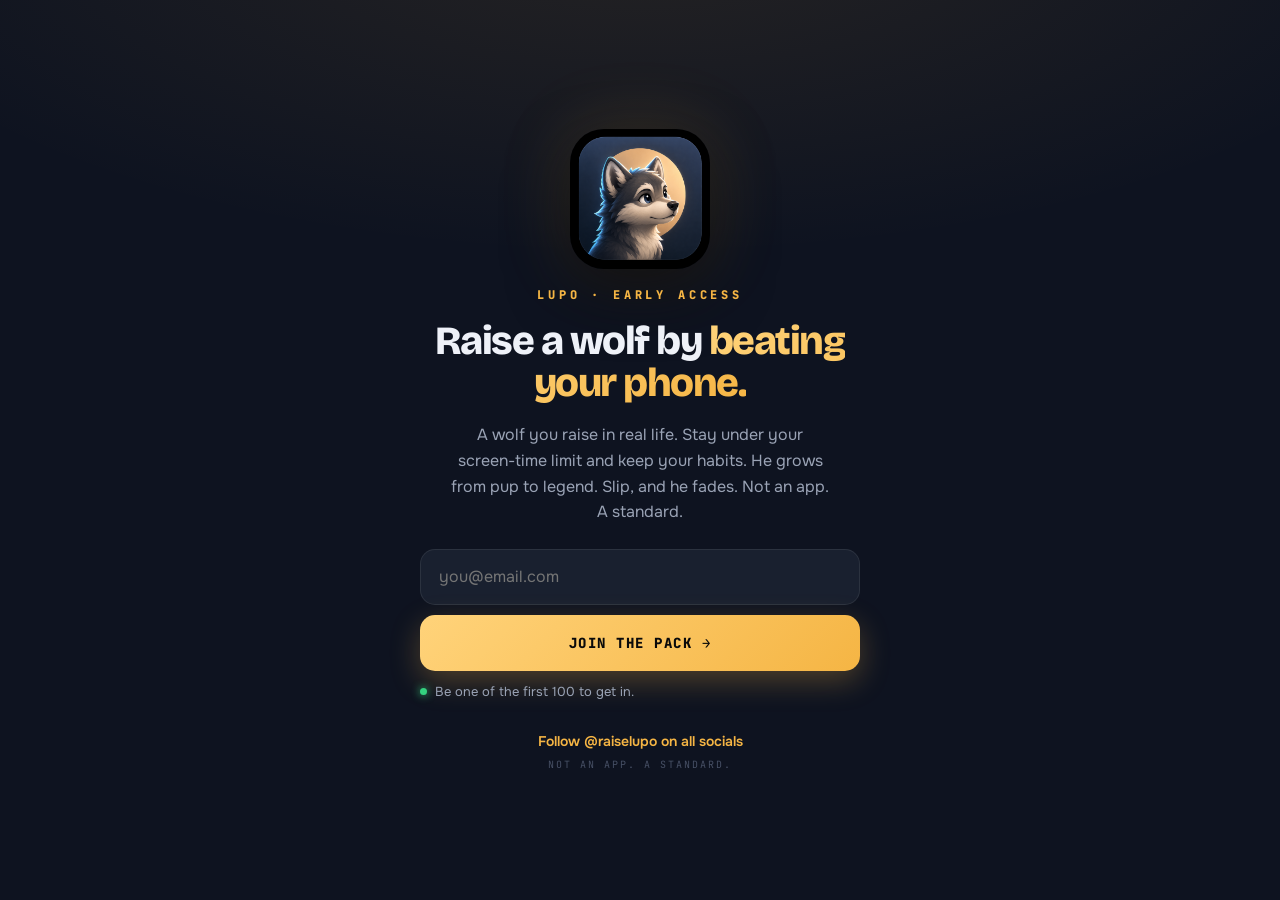
<file: docs/index.html>
<!DOCTYPE html>
<html lang="en">
<head>
<meta charset="UTF-8">
<meta name="viewport" content="width=device-width, initial-scale=1.0, viewport-fit=cover">
<meta name="theme-color" content="#0E1320">
<title>Lupo Waitlist</title>
<meta name="description" content="Raise a wolf by staying off your phone. Join the Lupo waitlist for early access.">
<meta property="og:title" content="Lupo. Raise a wolf by beating your phone.">
<meta property="og:description" content="A wolf you raise by staying off your phone. Stay disciplined, he grows. Join the waitlist.">
<meta property="og:image" content="https://raiselupo.chleb.ai/og-image.png">
<meta property="og:image:width" content="1200">
<meta property="og:image:height" content="630">
<meta property="og:url" content="https://raiselupo.chleb.ai/">
<meta property="og:type" content="website">
<meta name="twitter:card" content="summary_large_image">
<meta name="twitter:title" content="Lupo. Raise a wolf by beating your phone.">
<meta name="twitter:description" content="A wolf you raise by staying off your phone. Stay disciplined, he grows. Join the waitlist.">
<meta name="twitter:image" content="https://raiselupo.chleb.ai/og-image.png">
<link rel="icon" href="./icon-192.png">
<link rel="preconnect" href="https://fonts.googleapis.com">
<link rel="preconnect" href="https://fonts.gstatic.com" crossorigin>
<link rel="stylesheet" href="https://fonts.googleapis.com/css2?family=Bricolage+Grotesque:opsz,wght@12..96,600..800&family=Onest:wght@400;500;600;700&family=JetBrains+Mono:wght@600;800&display=swap">
<style>
*{margin:0;padding:0;box-sizing:border-box;-webkit-font-smoothing:antialiased;}
:root{--navy:#0E1320;--navy2:#070A12;--card:#19202F;--gold:#F5B544;--gold2:#FFD37A;--cream:#F0E9DA;--gray:#9AA3B5;--border:rgba(255,255,255,.08);}
html,body{min-height:100%;}
body{background:radial-gradient(120% 70% at 50% -10%,rgba(245,181,68,.10),transparent 55%),var(--navy);
  color:#EEF1F8;font-family:'Onest',-apple-system,system-ui,sans-serif;min-height:100vh;min-height:100dvh;
  display:flex;flex-direction:column;align-items:center;justify-content:center;padding:40px 22px;text-align:center;}
.wrap{width:100%;max-width:440px;display:flex;flex-direction:column;align-items:center;gap:18px;animation:rise .6s cubic-bezier(.22,.61,.36,1);}
@keyframes rise{from{opacity:0;transform:translateY(16px);}to{opacity:1;transform:none;}}
@keyframes float{0%,100%{transform:translateY(0);}50%{transform:translateY(-10px);}}
.logo{width:140px;height:140px;border-radius:34px;box-shadow:0 22px 60px rgba(0,0,0,.5),0 0 70px rgba(245,181,68,.18);animation:float 5s ease-in-out infinite;}
.kicker{font-family:'JetBrains Mono',monospace;font-size:12px;font-weight:800;letter-spacing:.32em;color:var(--gold);text-transform:uppercase;}
h1{font-family:'Bricolage Grotesque',sans-serif;font-size:40px;font-weight:800;line-height:1.04;letter-spacing:-1.5px;}
h1 .g{background:linear-gradient(135deg,var(--gold2),var(--gold));-webkit-background-clip:text;background-clip:text;color:transparent;}
.sub{font-size:16px;color:var(--gray);line-height:1.6;max-width:380px;}
form{width:100%;display:flex;flex-direction:column;gap:10px;margin-top:6px;}
.email{width:100%;height:56px;background:var(--card);border:1px solid var(--border);border-radius:15px;color:#fff;
  padding:0 18px;font-size:16px;font-family:inherit;outline:none;transition:border-color .2s,box-shadow .2s;}
.email:focus{border-color:var(--gold);box-shadow:0 0 0 4px rgba(245,181,68,.15);}
.btn{width:100%;height:56px;border:none;border-radius:15px;background:linear-gradient(135deg,var(--gold2),var(--gold));
  color:#0A0A0A;font-family:'JetBrains Mono',monospace;font-size:14px;font-weight:800;letter-spacing:1.5px;cursor:pointer;
  box-shadow:0 10px 30px rgba(245,181,68,.28);transition:transform .14s,box-shadow .2s;}
.btn:active{transform:scale(.97);}
.btn:disabled{opacity:.6;}
.note{font-size:12px;color:#5C6577;}
.proof{display:flex;align-items:center;gap:8px;font-size:13px;color:var(--gray);margin-top:2px;}
.dot{width:7px;height:7px;border-radius:50%;background:#34D17F;box-shadow:0 0 8px #34D17F;}
.success{display:none;flex-direction:column;align-items:center;gap:14px;animation:rise .5s ease;}
.success .big{font-family:'Bricolage Grotesque',sans-serif;font-size:30px;font-weight:800;}
.success .em{font-size:46px;}
.foot{margin-top:14px;display:flex;flex-direction:column;gap:8px;}
.foot a{color:var(--gold);text-decoration:none;font-weight:600;font-size:14px;}
.tagline{font-family:'JetBrains Mono',monospace;font-size:10px;letter-spacing:.2em;color:#475065;text-transform:uppercase;}
</style>
</head>
<body>
  <div class="wrap" id="card">
    <img class="logo" src="./icon-512.png" alt="Lupo">
    <div class="kicker">Lupo · Early Access</div>
    <h1>Raise a wolf by <span class="g">beating your phone.</span></h1>
    <p class="sub">A wolf you raise in real life. Stay under your screen-time limit and keep your habits. He grows from pup to legend. Slip, and he fades. Not an app. A standard.</p>

    <form id="form" novalidate>
      <input class="email" id="email" type="email" inputmode="email" autocomplete="email" placeholder="you@email.com" required aria-label="Email address">
      <button class="btn" id="btn" type="submit">JOIN THE PACK →</button>
      <div class="proof"><span class="dot"></span><span id="proof">Be one of the first 100 to get in.</span></div>
    </form>

    <div class="success" id="success">
      <div class="em">🐺</div>
      <div class="big">You're in the pack.</div>
      <p class="sub">We'll email you the moment early access opens. Bring someone who needs this.</p>
      <button class="btn" id="shareBtn" type="button">SHARE LUPO →</button>
      <div class="note" id="shareNote" style="display:none;">Link copied. Paste it anywhere.</div>
    </div>

    <div class="foot">
      <a href="https://instagram.com/raiselupo" target="_blank" rel="noopener">Follow @raiselupo on all socials</a>
      <div class="tagline">Not an app. A standard.</div>
    </div>
  </div>

<script>
  // Signups land in two places: a Google Sheet (Apps Script web app, the live list)
  // and chleb@chleb.ai via Formsubmit as a backup. Formsubmit needs a one-time
  // activation click on its first email before those start arriving.
  const ENDPOINT = "https://formsubmit.co/ajax/chleb@chleb.ai";
  const SHEET_ENDPOINT = "https://script.google.com/macros/s/AKfycbzTeM_MFZhi3jcDXmlLca2GKsmGuZLWL2_Oxc2rnQ77MtZzTCYxA-w5uNq7kLSS1qDnLA/exec";

  const form = document.getElementById('form');
  const btn = document.getElementById('btn');
  const emailEl = document.getElementById('email');

  function showSuccess(){
    document.getElementById('form').style.display = 'none';
    document.getElementById('success').style.display = 'flex';
  }
  form.addEventListener('submit', async (e) => {
    e.preventDefault();
    const email = emailEl.value.trim();
    if(!email || !/^[^@\s]+@[^@\s]+\.[^@\s]+$/.test(email)){ emailEl.focus(); emailEl.style.borderColor = '#F2685A'; return; }
    btn.disabled = true; btn.textContent = 'JOINING…';
    // local fallback so nothing is lost
    try { const k='lupo.waitlist'; const arr=JSON.parse(localStorage.getItem(k)||'[]'); arr.push({email,ts:Date.now()}); localStorage.setItem(k,JSON.stringify(arr)); } catch(_){}
    // append to the Google Sheet. no-cors + text/plain so Apps Script gets the raw
    // JSON body with no CORS preflight (which it cannot answer); we do not need to read the reply
    try{ fetch(SHEET_ENDPOINT, { method:'POST', mode:'no-cors', headers:{'Content-Type':'text/plain;charset=utf-8'}, body: JSON.stringify({ email }) }); }catch(_){}
    try{
      await fetch(ENDPOINT, {
        method:'POST', headers:{'Content-Type':'application/json','Accept':'application/json'},
        body: JSON.stringify({ email, _subject:'New Lupo waitlist signup', _template:'table' })
      });
    }catch(_){}
    showSuccess();
  });

  // Share button on the success screen: native share sheet on mobile, copy-link fallback on desktop
  const shareBtn = document.getElementById('shareBtn');
  if(shareBtn){
    shareBtn.addEventListener('click', async () => {
      const data = { title:'Lupo', text:'Raise a wolf by beating your phone. Join the Lupo waitlist for early access.', url:'https://raiselupo.chleb.ai/' };
      if(navigator.share){
        try{ await navigator.share(data); }catch(_){ /* user canceled, ignore */ }
        return;
      }
      try{
        await navigator.clipboard.writeText(data.url);
        shareBtn.textContent = 'LINK COPIED ✓';
        const n=document.getElementById('shareNote'); if(n) n.style.display='block';
      }catch(_){
        const n=document.getElementById('shareNote'); if(n){ n.textContent='Copy this link: raiselupo.chleb.ai'; n.style.display='block'; }
      }
    });
  }
</script>
</body>
</html>
</file>
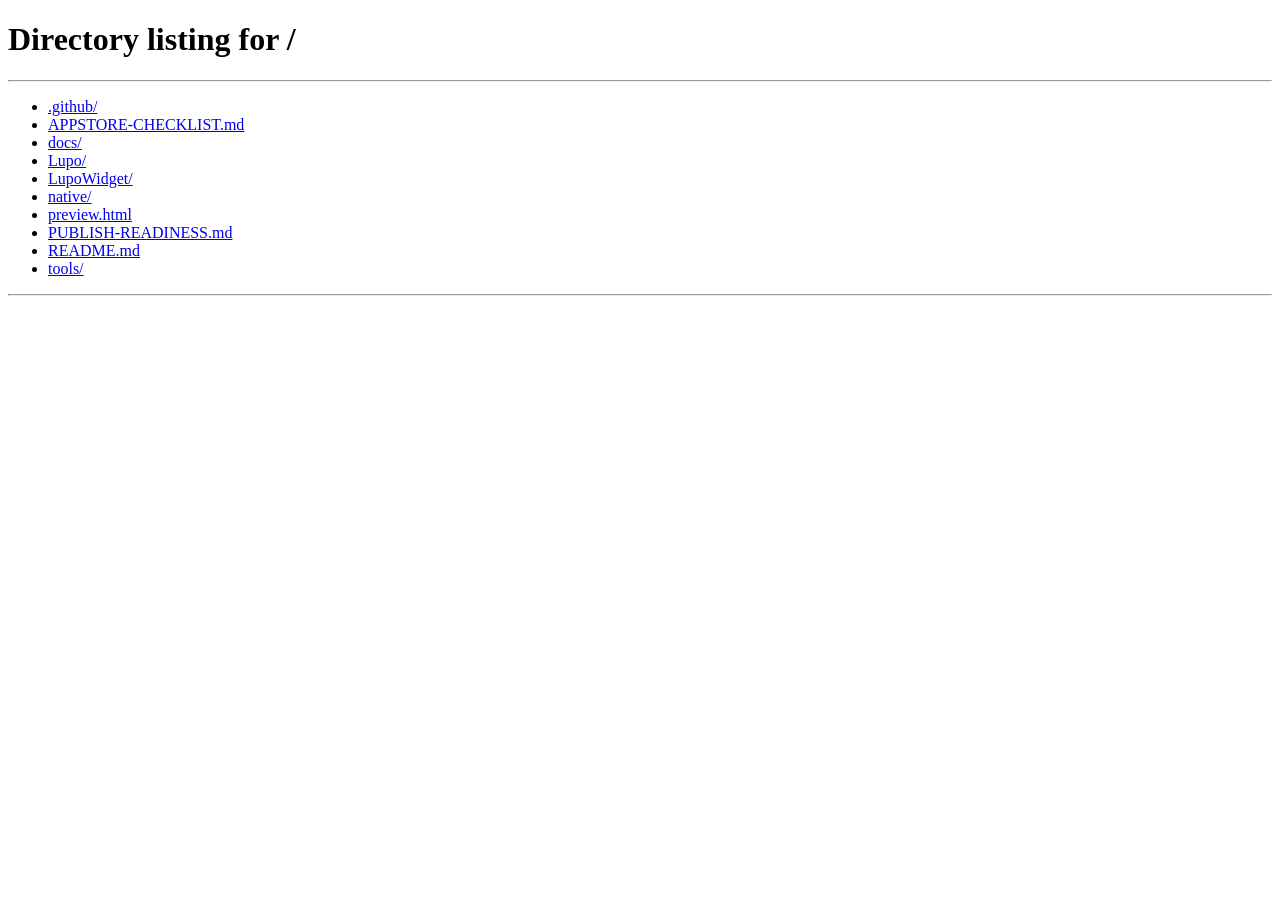
<file: docs/join/index.html>
<!DOCTYPE html>
<html lang="en">
<head>
<meta charset="UTF-8">
<title>Lupo Waitlist</title>
<meta name="robots" content="noindex">
<meta http-equiv="refresh" content="0; url=/">
<link rel="canonical" href="https://raiselupo.chleb.ai/">
</head>
<body>
<script>location.replace('/');</script>
<p>Redirecting to <a href="/">the Lupo waitlist</a>.</p>
</body>
</html>
</file>
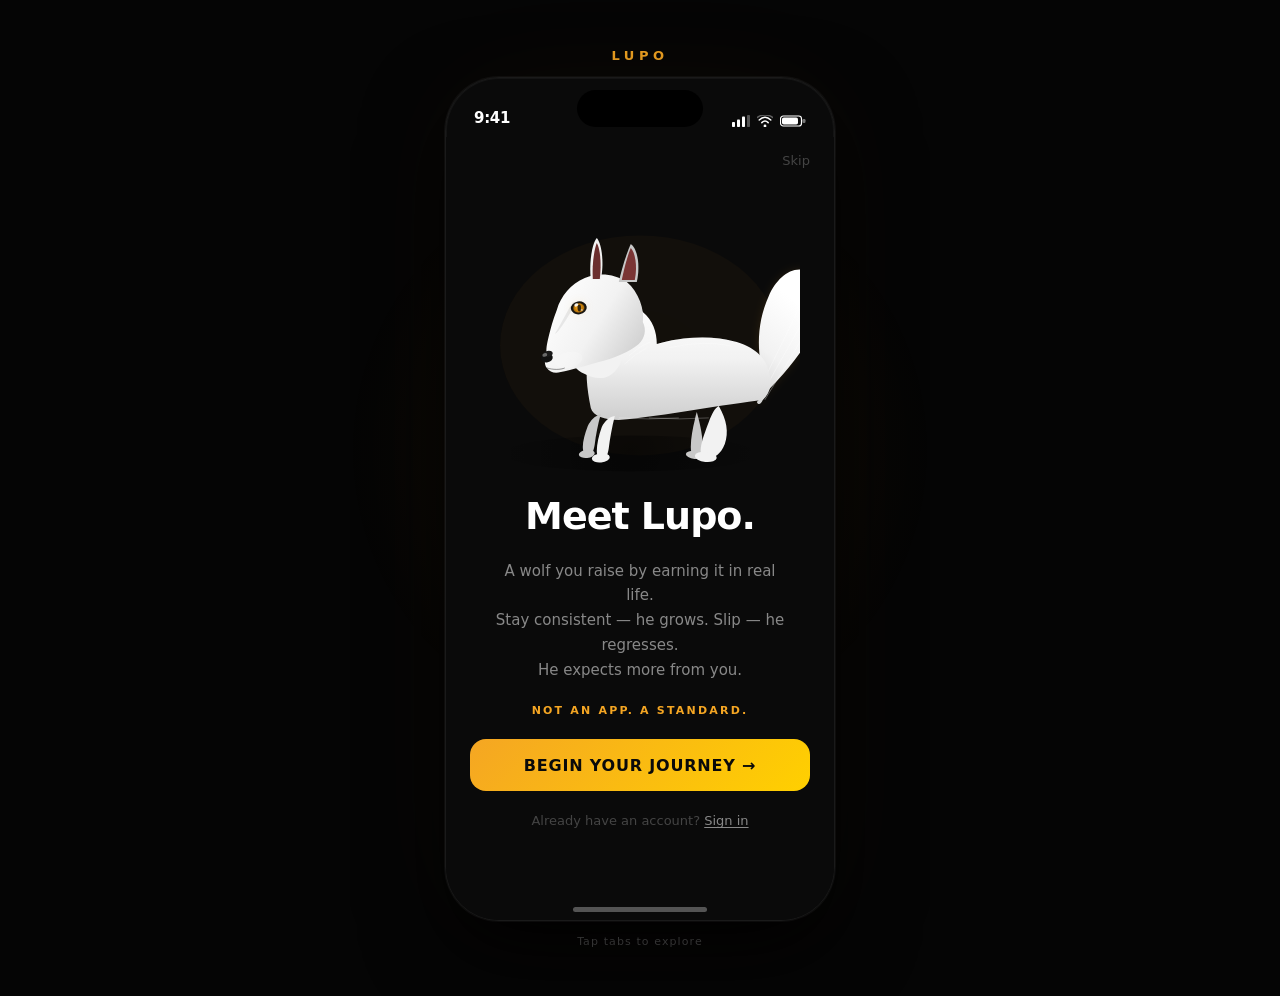
<file: preview.html>
<!DOCTYPE html>
<html lang="en">
<head>
<meta charset="UTF-8">
<meta name="viewport" content="width=device-width, initial-scale=1.0">
<title>LUPO</title>
<style>
* { margin: 0; padding: 0; box-sizing: border-box; -webkit-font-smoothing: antialiased; }

:root {
  --bg-primary: #0A0A0A;
  --bg-card: #111111;
  --bg-card2: #161616;
  --bg-card3: #1C1C1C;
  --gold: #F5A623;
  --gold-dim: rgba(245,166,35,0.15);
  --white: #FFFFFF;
  --gray1: #888888;
  --gray2: #444444;
  --success: #30D158;
  --danger: #FF453A;
  --border: rgba(255,255,255,0.06);
}

body {
  background: #050505;
  min-height: 100vh;
  display: flex;
  flex-direction: column;
  align-items: center;
  justify-content: center;
  font-family: -apple-system, BlinkMacSystemFont, 'SF Pro Display', system-ui, 'Helvetica Neue', sans-serif;
  padding: 48px 16px;
  position: relative;
  overflow-x: hidden;
}

/* Page glow behind phone */
body::before {
  content: '';
  position: fixed;
  top: 50%;
  left: 50%;
  transform: translate(-50%, -50%);
  width: 600px;
  height: 600px;
  background: radial-gradient(ellipse at center, rgba(245,166,35,0.06) 0%, transparent 70%);
  pointer-events: none;
  z-index: 0;
}

.page-label-top {
  position: relative;
  z-index: 10;
  font-size: 13px;
  font-weight: 800;
  letter-spacing: 0.35em;
  color: var(--gold);
  text-transform: uppercase;
  margin-bottom: 14px;
  font-variant-numeric: tabular-nums;
}

.page-label-bottom {
  position: relative;
  z-index: 10;
  font-size: 11px;
  color: #333;
  letter-spacing: 0.1em;
  margin-top: 14px;
  text-align: center;
}

/* ── PHONE FRAME ── */
.phone {
  position: relative;
  z-index: 10;
  width: 390px;
  height: 844px;
  background: var(--bg-primary);
  border-radius: 54px;
  overflow: hidden;
  flex-shrink: 0;
  border: 1px solid #1a1a1a;
  box-shadow:
    0 0 0 1px rgba(255,255,255,0.04),
    inset 0 0 0 1px rgba(255,255,255,0.04),
    0 30px 80px rgba(0,0,0,0.9),
    0 0 120px rgba(245,166,35,0.04);
}

/* Dynamic Island */
.dynamic-island {
  position: absolute;
  top: 12px;
  left: 50%;
  transform: translateX(-50%);
  width: 126px;
  height: 37px;
  background: #000;
  border-radius: 20px;
  z-index: 200;
}

/* Status Bar */
.status-bar {
  position: absolute;
  top: 0;
  left: 0;
  right: 0;
  height: 59px;
  display: flex;
  align-items: flex-end;
  justify-content: space-between;
  padding: 0 28px 10px;
  z-index: 100;
  background: transparent;
  pointer-events: none;
}

.status-time {
  font-size: 15px;
  font-weight: 600;
  color: #fff;
  letter-spacing: -0.3px;
}

.status-icons {
  display: flex;
  align-items: center;
  gap: 7px;
}

/* Screen container */
.screen-wrap {
  position: absolute;
  top: 59px;
  left: 0;
  right: 0;
  bottom: 0;
  overflow: hidden;
}

.screen {
  position: absolute;
  inset: 0;
  background: var(--bg-primary);
  opacity: 0;
  pointer-events: none;
  transition: opacity 0.15s ease;
  overflow-y: auto;
  overflow-x: hidden;
  -webkit-overflow-scrolling: touch;
}

.screen.active {
  opacity: 1;
  pointer-events: all;
}

.screen::-webkit-scrollbar { display: none; }

/* ── TAB BAR ── */
.tab-bar {
  position: absolute;
  bottom: 0;
  left: 0;
  right: 0;
  height: 82px;
  background: #0D0D0D;
  border-top: 1px solid rgba(255,255,255,0.06);
  display: flex;
  align-items: flex-start;
  justify-content: space-around;
  padding-top: 12px;
  z-index: 300;
}

.tab {
  display: flex;
  flex-direction: column;
  align-items: center;
  gap: 4px;
  cursor: pointer;
  padding: 4px 24px 0;
  position: relative;
  -webkit-tap-highlight-color: transparent;
  transition: opacity 0.15s;
}

.tab:active { opacity: 0.7; }

.tab-indicator {
  position: absolute;
  top: -12px;
  width: 28px;
  height: 3px;
  background: var(--gold);
  border-radius: 0 0 3px 3px;
  opacity: 0;
  transition: opacity 0.15s;
}

.tab.active .tab-indicator { opacity: 1; }

.tab-icon-svg {
  width: 24px;
  height: 24px;
}

.tab-icon-svg path, .tab-icon-svg rect, .tab-icon-svg circle, .tab-icon-svg polygon {
  transition: fill 0.15s, stroke 0.15s;
}

.tab-label {
  font-size: 10px;
  font-weight: 600;
  color: var(--gray2);
  letter-spacing: 0.04em;
  text-transform: uppercase;
  transition: color 0.15s;
}

.tab.active .tab-label { color: var(--gold); }

/* Home indicator */
.home-indicator {
  position: absolute;
  bottom: 8px;
  left: 50%;
  transform: translateX(-50%);
  width: 134px;
  height: 5px;
  background: rgba(255,255,255,0.3);
  border-radius: 3px;
  pointer-events: none;
  z-index: 400;
}

/* ─── SCREEN 1: HOME ─── */
#screen-home {
  padding: 14px 20px 90px;
  display: flex;
  flex-direction: column;
  gap: 0;
}

.home-toprow {
  display: flex;
  align-items: center;
  justify-content: space-between;
  margin-bottom: 8px;
}

.home-lupo-name {
  font-size: 18px;
  font-weight: 800;
  color: var(--white);
  letter-spacing: -0.3px;
}

.stage-badge {
  background: var(--gold-dim);
  border: 1px solid rgba(245,166,35,0.3);
  border-radius: 20px;
  padding: 5px 11px;
  font-size: 10px;
  font-weight: 700;
  color: var(--gold);
  letter-spacing: 0.12em;
  text-transform: uppercase;
  position: relative;
  overflow: hidden;
}

.stage-badge::after {
  content: '';
  position: absolute;
  top: 0;
  left: -100%;
  width: 60%;
  height: 100%;
  background: linear-gradient(90deg, transparent, rgba(255,255,255,0.12), transparent);
  animation: shimmer 2.8s ease-in-out infinite;
}

@keyframes shimmer {
  0% { left: -100%; }
  100% { left: 200%; }
}

.mood-msg {
  text-align: center;
  font-size: 13px;
  color: var(--gray1);
  font-style: italic;
  letter-spacing: 0.01em;
  margin-bottom: 12px;
}

/* Wolf Card */
.wolf-card {
  background: var(--bg-card);
  border-radius: 24px;
  border: 1px solid rgba(255,255,255,0.05);
  box-shadow:
    inset 0 1px 0 rgba(255,255,255,0.05),
    0 0 40px rgba(245,166,35,0.04);
  overflow: hidden;
  margin-bottom: 12px;
  display: flex;
  flex-direction: column;
  align-items: center;
  padding-top: 4px;
  padding-bottom: 14px;
}

.wolf-breathe-wrap {
  width: 100%;
  height: 240px;
  display: flex;
  align-items: center;
  justify-content: center;
  animation: wolfBreathe 3.5s ease-in-out infinite alternate;
}

@keyframes wolfBreathe {
  from { transform: scale(1.0); }
  to   { transform: scale(1.015); }
}

.wolf-canvas {
  display: block;
}

.stage-name-label {
  font-size: 11px;
  font-weight: 700;
  color: var(--gold);
  letter-spacing: 0.15em;
  text-transform: uppercase;
  text-align: center;
}

/* Progress */
.progress-wrap {
  margin: 0 0 12px;
}

.progress-row {
  display: flex;
  justify-content: space-between;
  align-items: baseline;
  margin-bottom: 6px;
}

.progress-text {
  font-size: 12px;
  color: var(--gray1);
  font-weight: 500;
}

.progress-pct {
  font-size: 12px;
  font-weight: 700;
  color: var(--gold);
}

.prog-track {
  height: 4px;
  background: #222;
  border-radius: 2px;
  overflow: hidden;
  margin-bottom: 5px;
}

.prog-fill {
  height: 100%;
  background: linear-gradient(to right, #F5A623, #FFD700);
  border-radius: 2px;
  transition: width 0.6s ease;
}

.progress-sublabel {
  font-size: 11px;
  color: #555;
  font-weight: 500;
  text-align: right;
}

/* Habit Row */
.habit-row {
  display: flex;
  justify-content: space-between;
  gap: 8px;
  margin-bottom: 14px;
}

.habit-item {
  flex: 1;
  display: flex;
  flex-direction: column;
  align-items: center;
  gap: 6px;
}

.habit-icon-wrap {
  width: 44px;
  height: 44px;
  border-radius: 14px;
  background: var(--bg-card2);
  display: flex;
  align-items: center;
  justify-content: center;
  font-size: 20px;
  position: relative;
}

.habit-status-dot {
  position: absolute;
  bottom: -2px;
  right: -2px;
  width: 12px;
  height: 12px;
  border-radius: 50%;
  border: 2px solid var(--bg-primary);
}

.habit-item-label {
  font-size: 10px;
  color: var(--gray1);
  font-weight: 600;
  text-align: center;
  letter-spacing: 0.02em;
  line-height: 1.2;
}

/* Streak bar */
.streak-bar {
  text-align: center;
  font-size: 12px;
  font-weight: 700;
  color: var(--gold);
  font-variant-numeric: tabular-nums;
  letter-spacing: 0.08em;
  margin-bottom: 12px;
  font-family: 'SF Mono', 'Menlo', monospace;
}

/* LOG TODAY button */
.log-btn {
  width: 100%;
  height: 52px;
  background: var(--gold);
  border: none;
  border-radius: 16px;
  font-size: 16px;
  font-weight: 800;
  color: #0A0A0A;
  letter-spacing: 0.06em;
  text-transform: uppercase;
  cursor: pointer;
  transition: transform 0.12s, background 0.15s, box-shadow 0.15s;
  -webkit-tap-highlight-color: transparent;
  font-family: inherit;
}

.log-btn:hover {
  background: #FFB030;
  box-shadow: 0 6px 24px rgba(245,166,35,0.35);
}

.log-btn:active { transform: scale(0.97); }

/* ─── SCREEN 2: HABITS ─── */
#screen-habits {
  padding: 20px 20px 90px;
  display: flex;
  flex-direction: column;
  gap: 10px;
}

.habits-header {
  display: flex;
  align-items: baseline;
  justify-content: space-between;
  margin-bottom: 4px;
}

.screen-title {
  font-size: 28px;
  font-weight: 800;
  color: var(--white);
  letter-spacing: -0.5px;
}

.screen-date {
  font-size: 13px;
  font-weight: 600;
  color: var(--gray1);
  letter-spacing: 0.04em;
}

.completion-pill {
  background: var(--gold-dim);
  border: 1px solid rgba(245,166,35,0.25);
  border-radius: 20px;
  padding: 5px 12px;
  font-size: 11px;
  font-weight: 700;
  color: var(--gold);
  letter-spacing: 0.08em;
  text-align: center;
  align-self: flex-start;
}

.habit-card {
  background: var(--bg-card);
  border-radius: 16px;
  padding: 14px 16px;
  display: flex;
  align-items: center;
  gap: 14px;
  cursor: pointer;
  border-left: 3px solid #222;
  transition: border-color 0.25s, background 0.25s, transform 0.12s;
  -webkit-tap-highlight-color: transparent;
  position: relative;
  overflow: hidden;
}

.habit-card.complete {
  border-left-color: var(--success);
}

.habit-card:active { transform: scale(0.97); }

.habit-card-icon-wrap {
  width: 44px;
  height: 44px;
  border-radius: 12px;
  display: flex;
  align-items: center;
  justify-content: center;
  font-size: 22px;
  flex-shrink: 0;
}

.habit-card-icon-wrap.screen-time { background: rgba(48,209,88,0.12); }
.habit-card-icon-wrap.sleep       { background: rgba(100,130,255,0.12); }
.habit-card-icon-wrap.workout     { background: rgba(255,159,10,0.12); }
.habit-card-icon-wrap.focus       { background: rgba(191,90,242,0.12); }

.habit-card-info { flex: 1; }

.habit-card-name {
  font-size: 15px;
  font-weight: 700;
  color: var(--white);
  letter-spacing: -0.2px;
}

.habit-card-target {
  font-size: 13px;
  color: var(--gray1);
  margin-top: 2px;
}

.habit-card-auto {
  font-size: 11px;
  color: #555;
  margin-top: 3px;
  font-style: italic;
}

.habit-checkbox {
  width: 28px;
  height: 28px;
  border-radius: 50%;
  border: 2px solid var(--gray2);
  display: flex;
  align-items: center;
  justify-content: center;
  flex-shrink: 0;
  transition: background 0.25s, border-color 0.25s;
}

.habit-checkbox.checked {
  background: var(--success);
  border-color: var(--success);
}

.habit-checkbox svg {
  opacity: 0;
  transition: opacity 0.2s;
}

.habit-checkbox.checked svg { opacity: 1; }

.habits-bottom-msg {
  text-align: center;
  font-size: 13px;
  color: var(--gray1);
  font-style: italic;
  padding: 4px 0;
}

.save-btn {
  width: 100%;
  height: 52px;
  background: linear-gradient(135deg, #F5A623, #FFD000);
  border: none;
  border-radius: 16px;
  font-size: 15px;
  font-weight: 800;
  color: #0A0A0A;
  letter-spacing: 0.08em;
  text-transform: uppercase;
  cursor: pointer;
  transition: transform 0.12s, box-shadow 0.15s;
  -webkit-tap-highlight-color: transparent;
  font-family: inherit;
}

.save-btn:hover { box-shadow: 0 6px 24px rgba(245,166,35,0.35); }
.save-btn:active { transform: scale(0.97); }

/* ─── SCREEN 3: STATS ─── */
#screen-stats {
  padding: 20px 20px 90px;
  display: flex;
  flex-direction: column;
  gap: 18px;
}

.stat-grid {
  display: grid;
  grid-template-columns: 1fr 1fr;
  gap: 10px;
}

.stat-card {
  background: var(--bg-card);
  border-radius: 16px;
  padding: 18px 14px 16px;
  border: 1px solid var(--border);
  display: flex;
  flex-direction: column;
  align-items: center;
  gap: 4px;
}

.stat-number {
  font-size: 38px;
  font-weight: 800;
  color: var(--white);
  letter-spacing: -2px;
  line-height: 1;
  font-variant-numeric: tabular-nums;
}

.stat-icon {
  font-size: 18px;
  line-height: 1;
}

.stat-label {
  font-size: 11px;
  font-weight: 600;
  color: var(--gray1);
  letter-spacing: 0.06em;
  text-transform: uppercase;
  text-align: center;
}

.section-header {
  font-size: 11px;
  font-weight: 700;
  color: var(--gold);
  letter-spacing: 0.18em;
  text-transform: uppercase;
  font-variant-small-caps: all-small-caps;
}

/* Growth Arc */
.growth-arc-card {
  background: var(--bg-card);
  border-radius: 16px;
  padding: 16px;
  border: 1px solid var(--border);
}

.arc-nodes-row {
  display: flex;
  align-items: flex-start;
  margin-top: 16px;
  position: relative;
}

.arc-node-wrap {
  flex: 1;
  display: flex;
  flex-direction: column;
  align-items: center;
  gap: 6px;
  position: relative;
}

/* Line between nodes */
.arc-node-wrap:not(:last-child)::after {
  content: '';
  position: absolute;
  top: 10px;
  left: 50%;
  right: -50%;
  height: 2px;
  z-index: 0;
}

.arc-node-wrap.arc-done:not(:last-child)::after {
  background: var(--gold);
}

.arc-node-wrap.arc-pending:not(:last-child)::after {
  background: #2a2a2a;
}

.arc-node {
  width: 22px;
  height: 22px;
  border-radius: 50%;
  border: 2px solid #2a2a2a;
  background: var(--bg-card);
  display: flex;
  align-items: center;
  justify-content: center;
  position: relative;
  z-index: 1;
  flex-shrink: 0;
}

.arc-node.done {
  background: var(--gold);
  border-color: var(--gold);
  box-shadow: 0 0 10px rgba(245,166,35,0.5);
}

.arc-node.current {
  background: transparent;
  border-color: var(--gold);
  box-shadow: 0 0 12px rgba(245,166,35,0.4);
}

.arc-check {
  width: 10px;
  height: 10px;
}

.arc-node-label {
  font-size: 9px;
  color: var(--gray1);
  font-weight: 600;
  text-align: center;
  letter-spacing: 0.04em;
  text-transform: uppercase;
}

/* Heatmap */
.heatmap-card {
  background: var(--bg-card);
  border-radius: 16px;
  padding: 16px;
  border: 1px solid var(--border);
}

.heatmap-row {
  display: flex;
  gap: 4px;
  margin-top: 12px;
  flex-wrap: nowrap;
}

.heatmap-sq {
  width: 18px;
  height: 18px;
  border-radius: 4px;
  flex-shrink: 0;
  opacity: 0;
  transform: scale(0.6);
  transition: opacity 0.3s, transform 0.3s;
}

.heatmap-sq.visible {
  opacity: 1;
  transform: scale(1);
}

/* Week */
.week-card {
  background: var(--bg-card);
  border-radius: 16px;
  padding: 16px;
  border: 1px solid var(--border);
}

.week-cols {
  display: flex;
  justify-content: space-between;
  margin-top: 12px;
}

.week-col {
  display: flex;
  flex-direction: column;
  align-items: center;
  gap: 5px;
}

.week-day-lbl {
  font-size: 10px;
  color: var(--gray1);
  font-weight: 600;
  text-transform: uppercase;
  letter-spacing: 0.03em;
}

.week-dots-col {
  display: flex;
  flex-direction: column;
  gap: 3px;
  align-items: center;
}

.week-dot {
  width: 8px;
  height: 8px;
  border-radius: 50%;
}

/* ─── SCREEN 4: ONBOARDING ─── */
#screen-onboarding {
  padding: 20px 24px 44px;
  display: flex;
  flex-direction: column;
  align-items: center;
  justify-content: center;
  min-height: 100%;
  gap: 22px;
  text-align: center;
}

.onboard-skip {
  position: absolute;
  top: 16px;
  right: 24px;
  font-size: 13px;
  color: var(--gray2);
  font-weight: 500;
  cursor: pointer;
  -webkit-tap-highlight-color: transparent;
}

.onboard-wolf-wrap {
  width: 100%;
  height: 270px;
  display: flex;
  align-items: center;
  justify-content: center;
  animation: wolfBreathe 3.5s ease-in-out infinite alternate;
}

.onboard-title {
  font-size: 38px;
  font-weight: 800;
  color: var(--white);
  letter-spacing: -1px;
  line-height: 1.05;
}

.onboard-subtitle {
  font-size: 15px;
  color: var(--gray1);
  line-height: 1.65;
  max-width: 290px;
}

.onboard-tagline {
  font-size: 11px;
  font-weight: 700;
  color: var(--gold);
  letter-spacing: 0.2em;
  text-transform: uppercase;
}

.start-btn {
  width: 100%;
  height: 52px;
  background: linear-gradient(135deg, #F5A623, #FFD000);
  border: none;
  border-radius: 16px;
  font-size: 16px;
  font-weight: 800;
  color: #0A0A0A;
  letter-spacing: 0.05em;
  cursor: pointer;
  transition: transform 0.12s, box-shadow 0.15s;
  -webkit-tap-highlight-color: transparent;
  font-family: inherit;
}

.start-btn:hover { box-shadow: 0 8px 30px rgba(245,166,35,0.45); }
.start-btn:active { transform: scale(0.97); }

.signin-link {
  font-size: 13px;
  color: #444;
  cursor: pointer;
  -webkit-tap-highlight-color: transparent;
}

.signin-link span {
  color: var(--gray1);
  text-decoration: underline;
  text-underline-offset: 2px;
}
</style>
</head>
<body>

<div class="page-label-top">LUPO</div>

<div class="phone" id="phone">

  <!-- Dynamic Island -->
  <div class="dynamic-island"></div>

  <!-- Status Bar -->
  <div class="status-bar">
    <span class="status-time">9:41</span>
    <div class="status-icons">
      <!-- Signal -->
      <svg width="18" height="12" viewBox="0 0 18 12" fill="none">
        <rect x="0" y="7" width="3" height="5" rx="0.8" fill="white"/>
        <rect x="5" y="4.5" width="3" height="7.5" rx="0.8" fill="white"/>
        <rect x="10" y="1.5" width="3" height="10.5" rx="0.8" fill="white"/>
        <rect x="15" y="0" width="3" height="12" rx="0.8" fill="white" opacity="0.3"/>
      </svg>
      <!-- Wifi -->
      <svg width="16" height="12" viewBox="0 0 16 12" fill="none">
        <circle cx="8" cy="11" r="1.4" fill="white"/>
        <path d="M4.8 7.6 C6 6.4 7 5.9 8 5.9 C9 5.9 10 6.4 11.2 7.6" stroke="white" stroke-width="1.5" stroke-linecap="round" fill="none"/>
        <path d="M2.2 5 C4 3.2 5.9 2.2 8 2.2 C10.1 2.2 12 3.2 13.8 5" stroke="white" stroke-width="1.5" stroke-linecap="round" fill="none"/>
        <path d="M0 2.6 C2.5 0.5 5.1 0 8 0 C10.9 0 13.5 0.5 16 2.6" stroke="white" stroke-width="1.4" stroke-linecap="round" fill="none" opacity="0.35"/>
      </svg>
      <!-- Battery -->
      <svg width="26" height="12" viewBox="0 0 26 12" fill="none">
        <rect x="0.5" y="1" width="21" height="10" rx="2.8" stroke="white" stroke-width="1.2"/>
        <rect x="22.5" y="4" width="3" height="4" rx="1.2" fill="white" opacity="0.45"/>
        <rect x="2" y="2.5" width="16" height="7" rx="1.8" fill="white"/>
      </svg>
    </div>
  </div>

  <!-- Screen Wrapper -->
  <div class="screen-wrap">

    <!-- ══════════════════════════
         SCREEN 1: HOME
    ══════════════════════════ -->
    <div class="screen active" id="screen-home">

      <div class="home-toprow">
        <span class="home-lupo-name">Lupo</span>
        <span class="stage-badge" id="stageBadge">STAGE 4</span>
      </div>

      <p class="mood-msg">"You've earned this. Don't stop now."</p>

      <!-- Wolf Card -->
      <div class="wolf-card">
        <div class="wolf-breathe-wrap">
          <canvas class="wolf-canvas" id="wolfHome" width="350" height="240"></canvas>
        </div>
        <div class="stage-name-label" id="stageNameLabel">ADULT WOLF</div>
      </div>

      <!-- Progress -->
      <div class="progress-wrap">
        <div class="progress-row">
          <span class="progress-text">Stage Progress</span>
          <span class="progress-pct">85%</span>
        </div>
        <div class="prog-track">
          <div class="prog-fill" style="width: 85%"></div>
        </div>
        <div class="progress-sublabel">15 days to complete the arc</div>
      </div>

      <!-- Habit Row -->
      <div class="habit-row" style="margin-bottom: 14px;">
        <div class="habit-item">
          <div class="habit-icon-wrap">
            📵
            <div class="habit-status-dot" style="background: var(--success);"></div>
          </div>
          <div class="habit-item-label">Screen<br>Time</div>
        </div>
        <div class="habit-item">
          <div class="habit-icon-wrap">
            🌙
            <div class="habit-status-dot" style="background: var(--success);"></div>
          </div>
          <div class="habit-item-label">Sleep</div>
        </div>
        <div class="habit-item">
          <div class="habit-icon-wrap" id="homeWorkoutIcon">
            💪
            <div class="habit-status-dot" id="homeWorkoutDot" style="background: var(--danger);"></div>
          </div>
          <div class="habit-item-label">Workout</div>
        </div>
        <div class="habit-item">
          <div class="habit-icon-wrap">
            🧠
            <div class="habit-status-dot" style="background: var(--success);"></div>
          </div>
          <div class="habit-item-label">Focus</div>
        </div>
      </div>

      <!-- Streak Bar -->
      <div class="streak-bar">🔥 12 DAY STREAK</div>

      <!-- CTA -->
      <button class="log-btn" id="logTodayBtn">LOG TODAY</button>

    </div><!-- /screen-home -->

    <!-- ══════════════════════════
         SCREEN 2: HABITS
    ══════════════════════════ -->
    <div class="screen" id="screen-habits">

      <div class="habits-header">
        <div class="screen-title">TODAY</div>
        <div class="screen-date">MON · JUN 2</div>
      </div>

      <div class="completion-pill" id="completionPill">3 OF 4 COMPLETE</div>

      <!-- Screen Time -->
      <div class="habit-card complete" data-habit="screentime">
        <div class="habit-card-icon-wrap screen-time">📵</div>
        <div class="habit-card-info">
          <div class="habit-card-name">Screen Time</div>
          <div class="habit-card-target">Under 2 hrs</div>
          <div class="habit-card-auto">Tracked automatically via iOS</div>
        </div>
        <div class="habit-checkbox checked">
          <svg class="arc-check" viewBox="0 0 12 9" fill="none">
            <path d="M1 4.5L4.5 8L11 1" stroke="white" stroke-width="2" stroke-linecap="round" stroke-linejoin="round"/>
          </svg>
        </div>
      </div>

      <!-- Sleep -->
      <div class="habit-card complete" data-habit="sleep">
        <div class="habit-card-icon-wrap sleep">🌙</div>
        <div class="habit-card-info">
          <div class="habit-card-name">Sleep</div>
          <div class="habit-card-target">8 hrs minimum</div>
        </div>
        <div class="habit-checkbox checked">
          <svg class="arc-check" viewBox="0 0 12 9" fill="none">
            <path d="M1 4.5L4.5 8L11 1" stroke="white" stroke-width="2" stroke-linecap="round" stroke-linejoin="round"/>
          </svg>
        </div>
      </div>

      <!-- Workout — toggleable -->
      <div class="habit-card" id="workoutCard">
        <div class="habit-card-icon-wrap workout">💪</div>
        <div class="habit-card-info">
          <div class="habit-card-name">Workout</div>
          <div class="habit-card-target">30 min active</div>
        </div>
        <div class="habit-checkbox" id="workoutCheckbox">
          <svg class="arc-check" viewBox="0 0 12 9" fill="none">
            <path d="M1 4.5L4.5 8L11 1" stroke="white" stroke-width="2" stroke-linecap="round" stroke-linejoin="round"/>
          </svg>
        </div>
      </div>

      <!-- Focus -->
      <div class="habit-card complete" data-habit="focus">
        <div class="habit-card-icon-wrap focus">🧠</div>
        <div class="habit-card-info">
          <div class="habit-card-name">Focus</div>
          <div class="habit-card-target">2 hrs deep work</div>
        </div>
        <div class="habit-checkbox checked">
          <svg class="arc-check" viewBox="0 0 12 9" fill="none">
            <path d="M1 4.5L4.5 8L11 1" stroke="white" stroke-width="2" stroke-linecap="round" stroke-linejoin="round"/>
          </svg>
        </div>
      </div>

      <p class="habits-bottom-msg" id="habitMsg">Lupo is watching. Don't let him down.</p>

      <button class="save-btn">SAVE DAY</button>

    </div><!-- /screen-habits -->

    <!-- ══════════════════════════
         SCREEN 3: STATS
    ══════════════════════════ -->
    <div class="screen" id="screen-stats">

      <div class="screen-title" style="margin-bottom: 16px;">STATS</div>

      <!-- 4 Stat Pills -->
      <div class="stat-grid">
        <div class="stat-card">
          <div class="stat-icon">🔥</div>
          <div class="stat-number">12</div>
          <div class="stat-label">Day Streak</div>
        </div>
        <div class="stat-card">
          <div class="stat-icon">📈</div>
          <div class="stat-number">87%</div>
          <div class="stat-label">Completion</div>
        </div>
        <div class="stat-card">
          <div class="stat-icon">📅</div>
          <div class="stat-number">34</div>
          <div class="stat-label">Total Days</div>
        </div>
        <div class="stat-card">
          <div class="stat-icon">🐺</div>
          <div class="stat-number" style="font-size: 28px; letter-spacing: -1px;">Stage 4</div>
          <div class="stat-label">Current Stage</div>
        </div>
      </div>

      <!-- Growth Arc -->
      <div class="growth-arc-card">
        <div class="section-header">Growth Arc</div>
        <div class="arc-nodes-row">
          <div class="arc-node-wrap arc-done">
            <div class="arc-node done">
              <svg class="arc-check" viewBox="0 0 12 9" fill="none">
                <path d="M1 4.5L4.5 8L11 1" stroke="#0A0A0A" stroke-width="2.2" stroke-linecap="round" stroke-linejoin="round"/>
              </svg>
            </div>
            <div class="arc-node-label">Newborn</div>
          </div>
          <div class="arc-node-wrap arc-done">
            <div class="arc-node done">
              <svg class="arc-check" viewBox="0 0 12 9" fill="none">
                <path d="M1 4.5L4.5 8L11 1" stroke="#0A0A0A" stroke-width="2.2" stroke-linecap="round" stroke-linejoin="round"/>
              </svg>
            </div>
            <div class="arc-node-label">Young Pup</div>
          </div>
          <div class="arc-node-wrap arc-done">
            <div class="arc-node done">
              <svg class="arc-check" viewBox="0 0 12 9" fill="none">
                <path d="M1 4.5L4.5 8L11 1" stroke="#0A0A0A" stroke-width="2.2" stroke-linecap="round" stroke-linejoin="round"/>
              </svg>
            </div>
            <div class="arc-node-label">Teen</div>
          </div>
          <div class="arc-node-wrap arc-done">
            <div class="arc-node done">
              <svg class="arc-check" viewBox="0 0 12 9" fill="none">
                <path d="M1 4.5L4.5 8L11 1" stroke="#0A0A0A" stroke-width="2.2" stroke-linecap="round" stroke-linejoin="round"/>
              </svg>
            </div>
            <div class="arc-node-label">Sub-Adult</div>
          </div>
          <div class="arc-node-wrap arc-pending">
            <div class="arc-node current"></div>
            <div class="arc-node-label" style="color: var(--gold);">Wolf</div>
          </div>
        </div>
      </div>

      <!-- Last 14 Days Heatmap -->
      <div class="heatmap-card">
        <div class="section-header">Last 14 Days</div>
        <div class="heatmap-row" id="heatmapRow"></div>
      </div>

      <!-- This Week -->
      <div class="week-card">
        <div class="section-header">This Week</div>
        <div class="week-cols" id="weekCols"></div>
      </div>

    </div><!-- /screen-stats -->

    <!-- ══════════════════════════
         SCREEN 4: ONBOARDING
    ══════════════════════════ -->
    <div class="screen" id="screen-onboarding">
      <div class="onboard-skip" id="skipBtn">Skip</div>

      <div class="onboard-wolf-wrap">
        <canvas id="wolfOnboard" width="320" height="270"></canvas>
      </div>

      <div class="onboard-title">Meet Lupo.</div>

      <p class="onboard-subtitle">A wolf you raise by earning it in real life.<br>Stay consistent — he grows. Slip — he regresses.<br>He expects more from you.</p>

      <div class="onboard-tagline">NOT AN APP. A STANDARD.</div>

      <button class="start-btn" id="startBtn">BEGIN YOUR JOURNEY →</button>

      <div class="signin-link">Already have an account? <span>Sign in</span></div>

    </div><!-- /screen-onboarding -->

  </div><!-- /screen-wrap -->

  <!-- Tab Bar -->
  <div class="tab-bar" id="tabBar">
    <div class="tab active" data-screen="home" id="tab-home">
      <div class="tab-indicator"></div>
      <!-- House icon -->
      <svg class="tab-icon-svg" viewBox="0 0 24 24" fill="none">
        <path id="home-tab-icon" d="M3 10.5L12 3L21 10.5V20C21 20.6 20.6 21 20 21H15V15H9V21H4C3.4 21 3 20.6 3 20V10.5Z" fill="#F5A623" stroke="none"/>
        <rect x="9" y="15" width="6" height="6" rx="0.5" fill="#F5A623"/>
      </svg>
      <span class="tab-label" id="home-tab-label">Home</span>
    </div>
    <div class="tab" data-screen="habits" id="tab-habits">
      <div class="tab-indicator"></div>
      <!-- Check circle icon -->
      <svg class="tab-icon-svg" viewBox="0 0 24 24" fill="none">
        <circle id="habits-tab-circle" cx="12" cy="12" r="9" stroke="#444" stroke-width="2"/>
        <path id="habits-tab-check" d="M8 12L11 15L16 9" stroke="#444" stroke-width="2" stroke-linecap="round" stroke-linejoin="round"/>
      </svg>
      <span class="tab-label" id="habits-tab-label">Habits</span>
    </div>
    <div class="tab" data-screen="stats" id="tab-stats">
      <div class="tab-indicator"></div>
      <!-- Bar chart icon -->
      <svg class="tab-icon-svg" viewBox="0 0 24 24" fill="none">
        <rect id="stats-bar1" x="3" y="13" width="5" height="8" rx="1" fill="#444"/>
        <rect id="stats-bar2" x="9.5" y="8" width="5" height="13" rx="1" fill="#444"/>
        <rect id="stats-bar3" x="16" y="4" width="5" height="17" rx="1" fill="#444"/>
      </svg>
      <span class="tab-label" id="stats-tab-label">Stats</span>
    </div>
  </div>

  <!-- Home Indicator -->
  <div class="home-indicator"></div>

</div><!-- /phone -->

<div class="page-label-bottom">Tap tabs to explore</div>

<script>
// ═══════════════════════════════════════════════════════
//  WOLF CANVAS DRAWING ENGINE
//  Stage 4 Adult Wolf — left-facing side profile
// ═══════════════════════════════════════════════════════

function drawWolf(canvas, stageIndex, isOnboard) {
  const ctx = canvas.getContext('2d');
  const W = canvas.width;
  const H = canvas.height;

  ctx.clearRect(0, 0, W, H);

  // Subtle background fill
  ctx.fillStyle = '#0A0A0A';
  ctx.fillRect(0, 0, W, H);

  const stage = stageIndex !== undefined ? stageIndex : 4;
  // Scale based on stage: 0=0.40, 1=0.55, 2=0.70, 3=0.85, 4=1.0
  const stageScales = [0.40, 0.55, 0.70, 0.85, 1.0];
  const sc = stageScales[Math.min(stage, 4)];

  // Adult wolf is white, earlier stages are grayer
  const furBase  = stage === 4 ? '#F2F2F2' : stage === 3 ? '#D8D8D8' : stage === 2 ? '#C0C0C0' : stage === 1 ? '#BBBBBB' : '#A0A0A0';
  const furLight = stage === 4 ? '#FFFFFF' : stage >= 3 ? '#E8E8E8' : '#C8C8C8';
  const furShadow= stage === 4 ? '#C8C8C8' : stage >= 3 ? '#B8B8B8' : '#909090';
  const eyeColor = stage >= 2 ? '#D4860A' : '#6B6B6B';
  const isAdult  = stage === 4;

  ctx.save();
  // Center the wolf, scale from center
  ctx.translate(W * 0.5, H * 0.5);
  ctx.scale(sc, sc);
  ctx.translate(-W * 0.5, -H * 0.5);

  // Gold aura glow for adult wolf
  if (isAdult) {
    ctx.save();
    ctx.shadowColor = 'rgba(245,166,35,0.18)';
    ctx.shadowBlur = 60;
    ctx.fillStyle = 'rgba(245,166,35,0.03)';
    ctx.beginPath();
    ctx.ellipse(W * 0.5, H * 0.52, 140, 110, 0, 0, Math.PI * 2);
    ctx.fill();
    ctx.restore();
  }

  // ── Ground shadow ──
  const gs = ctx.createRadialGradient(W*0.47, H*0.92, 0, W*0.47, H*0.92, W*0.42);
  gs.addColorStop(0, 'rgba(0,0,0,0.45)');
  gs.addColorStop(1, 'rgba(0,0,0,0)');
  ctx.fillStyle = gs;
  ctx.beginPath();
  ctx.ellipse(W*0.47, H*0.92, W*0.40, 18, 0, 0, Math.PI*2);
  ctx.fill();

  // ── coordinate pivot ──
  // Wolf center: snout tip points LEFT (~x=55), tail curves right (~x=330)
  // Body centered around x=190, ground at y=oy
  const ox = isOnboard ? W*0.09 : W*0.06;
  const oy = H * 0.87;

  // ─── TAIL ───
  // Tail base to tip, curving up and forward
  ctx.save();
  if (isAdult) {
    ctx.shadowColor = 'rgba(245,166,35,0.1)';
    ctx.shadowBlur = 8;
  }

  const tailGrad = ctx.createLinearGradient(ox+240, oy-30, ox+310, oy-120);
  tailGrad.addColorStop(0, furShadow);
  tailGrad.addColorStop(0.5, furBase);
  tailGrad.addColorStop(1, furLight);
  ctx.fillStyle = tailGrad;

  ctx.beginPath();
  // tail outer edge (top of tail)
  ctx.moveTo(ox + 248, oy - 38);
  ctx.bezierCurveTo(ox + 265, oy - 55, ox + 290, oy - 80, ox + 305, oy - 110);
  ctx.bezierCurveTo(ox + 318, oy - 138, ox + 316, oy - 160, ox + 300, oy - 168);
  ctx.bezierCurveTo(ox + 284, oy - 176, ox + 268, oy - 162, ox + 260, oy - 144);
  ctx.bezierCurveTo(ox + 250, oy - 122, ox + 248, oy - 98, ox + 252, oy - 76);
  ctx.bezierCurveTo(ox + 256, oy - 60, ox + 258, oy - 48, ox + 254, oy - 40);
  ctx.bezierCurveTo(ox + 252, oy - 36, ox + 250, oy - 34, ox + 248, oy - 38);
  ctx.closePath();
  ctx.fill();
  ctx.restore();

  // Tail fur strokes
  ctx.strokeStyle = furLight;
  ctx.lineWidth = 0.8;
  ctx.globalAlpha = 0.4;
  const tailStrokes = [
    [ox+252, oy-42, ox+268, oy-75, ox+292, oy-112, ox+304, oy-138],
    [ox+249, oy-46, ox+264, oy-80, ox+285, oy-118, ox+297, oy-148],
    [ox+256, oy-40, ox+274, oy-70, ox+298, oy-106, ox+308, oy-132],
  ];
  tailStrokes.forEach(([x0,y0,x1,y1,x2,y2,x3,y3]) => {
    ctx.beginPath();
    ctx.moveTo(x0, y0);
    ctx.bezierCurveTo(x1, y1, x2, y2, x3, y3);
    ctx.stroke();
  });
  ctx.globalAlpha = 1;

  // ─── BODY ───
  const bodyGrad = ctx.createLinearGradient(ox + 80, oy - 140, ox + 80, oy - 10);
  bodyGrad.addColorStop(0, furLight);
  bodyGrad.addColorStop(0.45, furBase);
  bodyGrad.addColorStop(1, furShadow);
  ctx.fillStyle = bodyGrad;

  ctx.beginPath();
  // chest front at bottom-left
  ctx.moveTo(ox + 82, oy - 32);
  ctx.bezierCurveTo(ox + 78, oy - 52, ox + 76, oy - 70, ox + 80, oy - 88); // chest up
  ctx.bezierCurveTo(ox + 72, oy - 98, ox + 66, oy - 106, ox + 68, oy - 118); // neck base
  // chest/neck connects to head — we'll handle head separately
  ctx.bezierCurveTo(ox + 70, oy - 128, ox + 80, oy - 138, ox + 96, oy - 140); // up toward head
  ctx.bezierCurveTo(ox + 110, oy - 142, ox + 125, oy - 136, ox + 134, oy - 128); // back of neck
  ctx.bezierCurveTo(ox + 144, oy - 120, ox + 148, oy - 108, ox + 148, oy - 96); // back of skull area → back
  ctx.bezierCurveTo(ox + 168, oy - 102, ox + 200, oy - 106, ox + 228, oy - 98); // back ridge top
  ctx.bezierCurveTo(ox + 248, oy - 92, ox + 258, oy - 80, ox + 260, oy - 68);   // rump rise
  ctx.bezierCurveTo(ox + 264, oy - 58, ox + 262, oy - 48, ox + 254, oy - 40);   // rump → tail base
  // belly / underline back to front
  ctx.bezierCurveTo(ox + 238, oy - 38, ox + 210, oy - 34, ox + 185, oy - 30);
  ctx.bezierCurveTo(ox + 160, oy - 26, ox + 132, oy - 22, ox + 110, oy - 20);
  ctx.bezierCurveTo(ox + 96, oy - 20, ox + 84, oy - 24, ox + 82, oy - 32);
  ctx.closePath();
  ctx.fill();

  // Body fur texture strokes
  ctx.strokeStyle = furLight;
  ctx.lineWidth = 1.0;
  ctx.globalAlpha = 0.25;
  const bodyStrokes = [
    // back ridge
    [ox+150, oy-96, ox+185, oy-106, ox+218, oy-100],
    [ox+160, oy-92, ox+194, oy-100, ox+222, oy-94],
    // shoulder
    [ox+120, oy-84, ox+130, oy-94, ox+142, oy-98],
    [ox+116, oy-76, ox+126, oy-86, ox+138, oy-92],
    // belly
    [ox+110, oy-22, ox+140, oy-20, ox+170, oy-22],
    [ox+140, oy-22, ox+172, oy-20, ox+200, oy-22],
    // mane
    [ox+86, oy-108, ox+96, oy-120, ox+108, oy-128],
    [ox+82, oy-102, ox+92, oy-114, ox+104, oy-124],
  ];
  bodyStrokes.forEach(([x0,y0,x1,y1,x2,y2]) => {
    ctx.beginPath();
    ctx.moveTo(x0, y0);
    ctx.quadraticCurveTo(x1, y1, x2, y2);
    ctx.stroke();
  });
  ctx.globalAlpha = 1;

  // ─── LEGS (far pair, drawn first = behind) ───
  const legColorFar = furShadow;

  // Far front leg
  ctx.fillStyle = legColorFar;
  ctx.beginPath();
  ctx.moveTo(ox + 92, oy - 26);
  ctx.bezierCurveTo(ox + 89, oy - 15, ox + 87, oy - 5, ox + 86, oy + 4);
  ctx.bezierCurveTo(ox + 85, oy + 10, ox + 84, oy + 14, ox + 81, oy + 15);
  ctx.bezierCurveTo(ox + 77, oy + 16, ox + 74, oy + 13, ox + 74, oy + 7);
  ctx.bezierCurveTo(ox + 74, oy + 1, ox + 76, oy - 6, ox + 79, oy - 14);
  ctx.bezierCurveTo(ox + 82, oy - 20, ox + 86, oy - 24, ox + 92, oy - 26);
  ctx.closePath();
  ctx.fill();

  // Paw far front
  ctx.fillStyle = furShadow;
  ctx.beginPath();
  ctx.ellipse(ox + 78, oy + 14, 8, 4, -0.1, 0, Math.PI * 2);
  ctx.fill();

  // Far back leg
  ctx.fillStyle = legColorFar;
  ctx.beginPath();
  ctx.moveTo(ox + 188, oy - 28);
  ctx.bezierCurveTo(ox + 192, oy - 14, ox + 194, oy - 2, ox + 194, oy + 8);
  ctx.bezierCurveTo(ox + 194, oy + 14, ox + 192, oy + 16, ox + 188, oy + 16);
  ctx.bezierCurveTo(ox + 184, oy + 16, ox + 182, oy + 14, ox + 182, oy + 7);
  ctx.bezierCurveTo(ox + 182, oy - 2, ox + 184, oy - 12, ox + 186, oy - 20);
  ctx.bezierCurveTo(ox + 187, oy - 25, ox + 188, oy - 28, ox + 188, oy - 28);
  ctx.closePath();
  ctx.fill();

  // Paw far back
  ctx.fillStyle = furShadow;
  ctx.beginPath();
  ctx.ellipse(ox + 186, oy + 15, 9, 4, 0.1, 0, Math.PI * 2);
  ctx.fill();

  // Near front leg (slightly forward)
  ctx.fillStyle = furBase;
  ctx.beginPath();
  ctx.moveTo(ox + 106, oy - 24);
  ctx.bezierCurveTo(ox + 103, oy - 12, ox + 101, oy - 1, ox + 100, oy + 8);
  ctx.bezierCurveTo(ox + 99, oy + 14, ox + 98, oy + 18, ox + 95, oy + 19);
  ctx.bezierCurveTo(ox + 91, oy + 20, ox + 88, oy + 17, ox + 88, oy + 11);
  ctx.bezierCurveTo(ox + 88, oy + 4, ox + 90, oy - 5, ox + 93, oy - 13);
  ctx.bezierCurveTo(ox + 96, oy - 19, ox + 100, oy - 23, ox + 106, oy - 24);
  ctx.closePath();
  ctx.fill();

  // Paw near front
  ctx.fillStyle = furBase;
  ctx.beginPath();
  ctx.ellipse(ox + 92, oy + 18, 9, 4.5, -0.1, 0, Math.PI * 2);
  ctx.fill();

  // Near back leg (hind)
  ctx.fillStyle = furBase;
  ctx.beginPath();
  // Hip to knee (bends forward)
  ctx.moveTo(ox + 210, oy - 34);
  ctx.bezierCurveTo(ox + 218, oy - 20, ox + 220, oy - 8, ox + 216, oy + 4);  // thigh
  ctx.bezierCurveTo(ox + 212, oy + 14, ox + 206, oy + 18, ox + 200, oy + 18); // lower leg
  ctx.bezierCurveTo(ox + 194, oy + 18, ox + 191, oy + 14, ox + 192, oy + 8);
  ctx.bezierCurveTo(ox + 193, oy + 0, ox + 197, oy - 10, ox + 200, oy - 18);
  ctx.bezierCurveTo(ox + 203, oy - 26, ox + 206, oy - 32, ox + 210, oy - 34);
  ctx.closePath();
  ctx.fill();

  // Paw near back
  ctx.fillStyle = furBase;
  ctx.beginPath();
  ctx.ellipse(ox + 197, oy + 17, 11, 5, 0.1, 0, Math.PI * 2);
  ctx.fill();

  // ─── MANE / RUFF (chest fur) ───
  const maneGrad = ctx.createLinearGradient(ox+70, oy-130, ox+70, oy-80);
  maneGrad.addColorStop(0, furLight);
  maneGrad.addColorStop(1, furBase);
  ctx.fillStyle = maneGrad;

  ctx.beginPath();
  ctx.moveTo(ox + 68, oy - 118);
  ctx.bezierCurveTo(ox + 64, oy - 108, ox + 60, oy - 96, ox + 62, oy - 84);
  ctx.bezierCurveTo(ox + 63, oy - 76, ox + 67, oy - 70, ox + 76, oy - 66);
  ctx.bezierCurveTo(ox + 84, oy - 62, ox + 92, oy - 60, ox + 100, oy - 64);
  ctx.bezierCurveTo(ox + 108, oy - 68, ox + 114, oy - 78, ox + 114, oy - 88);
  ctx.bezierCurveTo(ox + 114, oy - 98, ox + 110, oy - 108, ox + 104, oy - 116);
  ctx.bezierCurveTo(ox + 96, oy - 126, ox + 84, oy - 132, ox + 72, oy - 128);
  ctx.bezierCurveTo(ox + 68, oy - 126, ox + 66, oy - 122, ox + 68, oy - 118);
  ctx.closePath();
  ctx.fill();

  // Mane fur strokes
  ctx.strokeStyle = furLight;
  ctx.lineWidth = 1;
  ctx.globalAlpha = 0.5;
  [[ox+70,oy-118,ox+66,oy-100,ox+68,oy-84],
   [ox+74,oy-120,ox+70,oy-104,ox+72,oy-86],
   [ox+78,oy-122,ox+76,oy-106,ox+78,oy-88],
   [ox+100,oy-116,ox+104,oy-104,ox+102,oy-88],
   [ox+96,oy-118,ox+100,oy-106,ox+98,oy-90]
  ].forEach(([x0,y0,x1,y1,x2,y2])=>{
    ctx.beginPath(); ctx.moveTo(x0,y0); ctx.quadraticCurveTo(x1,y1,x2,y2); ctx.stroke();
  });
  ctx.globalAlpha = 1;

  // ─── HEAD ───
  // Head is LEFT-facing — snout points to the left (low x values)
  const headGrad = ctx.createLinearGradient(ox+40, oy-155, ox+145, oy-90);
  headGrad.addColorStop(0, furLight);
  headGrad.addColorStop(0.5, furBase);
  headGrad.addColorStop(1, furShadow);
  ctx.fillStyle = headGrad;

  ctx.beginPath();
  // Start at back of neck, go over skull, come down snout to nose tip, return via jaw
  ctx.moveTo(ox + 134, oy - 118);     // back of neck top
  ctx.bezierCurveTo(ox + 136, oy - 130, ox + 130, oy - 148, ox + 118, oy - 158); // skull top-back
  ctx.bezierCurveTo(ox + 106, oy - 166, ox + 90, oy - 168, ox + 76, oy - 162);  // skull crown
  ctx.bezierCurveTo(ox + 62, oy - 156, ox + 52, oy - 144, ox + 48, oy - 130);   // forehead
  // snout slope down
  ctx.bezierCurveTo(ox + 44, oy - 120, ox + 42, oy - 112, ox + 40, oy - 104);   // bridge of nose
  ctx.bezierCurveTo(ox + 38, oy - 96, ox + 37, oy - 90, ox + 38, oy - 86);      // nose tip down-slope
  // nose bottom
  ctx.bezierCurveTo(ox + 36, oy - 82, ox + 35, oy - 76, ox + 38, oy - 72);      // under-nose
  ctx.bezierCurveTo(ox + 41, oy - 68, ox + 46, oy - 66, ox + 52, oy - 68);      // chin lip
  // jaw back
  ctx.bezierCurveTo(ox + 62, oy - 70, ox + 76, oy - 74, ox + 90, oy - 78);
  ctx.bezierCurveTo(ox + 106, oy - 82, ox + 120, oy - 88, ox + 130, oy - 96);
  ctx.bezierCurveTo(ox + 136, oy - 102, ox + 138, oy - 110, ox + 134, oy - 118);
  ctx.closePath();
  ctx.fill();

  // ── EARS ──
  // Back ear
  ctx.fillStyle = furShadow;
  ctx.beginPath();
  ctx.moveTo(ox + 110, oy - 158);
  ctx.bezierCurveTo(ox + 114, oy - 176, ox + 120, oy - 192, ox + 122, oy - 196);
  ctx.bezierCurveTo(ox + 128, oy - 192, ox + 132, oy - 176, ox + 128, oy - 158);
  ctx.closePath();
  ctx.fill();

  // Inner back ear
  ctx.fillStyle = '#7A3535';
  ctx.beginPath();
  ctx.moveTo(ox + 113, oy - 160);
  ctx.bezierCurveTo(ox + 116, oy - 175, ox + 120, oy - 188, ox + 122, oy - 192);
  ctx.bezierCurveTo(ox + 126, oy - 188, ox + 129, oy - 175, ox + 126, oy - 160);
  ctx.closePath();
  ctx.fill();

  // Front ear
  ctx.fillStyle = furBase;
  ctx.beginPath();
  ctx.moveTo(ox + 82, oy - 160);
  ctx.bezierCurveTo(ox + 80, oy - 180, ox + 84, oy - 198, ox + 88, oy - 202);
  ctx.bezierCurveTo(ox + 92, oy - 198, ox + 96, oy - 180, ox + 92, oy - 160);
  ctx.closePath();
  ctx.fill();

  // Inner front ear
  ctx.fillStyle = '#6B2E2E';
  ctx.beginPath();
  ctx.moveTo(ox + 84, oy - 161);
  ctx.bezierCurveTo(ox + 83, oy - 178, ox + 86, oy - 192, ox + 88, oy - 197);
  ctx.bezierCurveTo(ox + 91, oy - 192, ox + 93, oy - 178, ox + 91, oy - 161);
  ctx.closePath();
  ctx.fill();

  // ── NOSE ──
  ctx.fillStyle = '#111111';
  ctx.beginPath();
  ctx.ellipse(ox + 38, oy - 82, 6, 4.5, -0.2, 0, Math.PI * 2);
  ctx.fill();

  // Nose bridge / top
  ctx.fillStyle = '#1a1a1a';
  ctx.beginPath();
  ctx.ellipse(ox + 39, oy - 86, 5, 3, -0.2, 0, Math.PI * 2);
  ctx.fill();

  // Nose highlight
  ctx.fillStyle = 'rgba(255,255,255,0.35)';
  ctx.beginPath();
  ctx.ellipse(ox + 36, oy - 85, 2.5, 1.8, -0.3, 0, Math.PI * 2);
  ctx.fill();

  // ── MOUTH LINE ──
  ctx.strokeStyle = 'rgba(0,0,0,0.4)';
  ctx.lineWidth = 1;
  ctx.beginPath();
  ctx.moveTo(ox + 38, oy - 72);
  ctx.bezierCurveTo(ox + 44, oy - 70, ox + 52, oy - 70, ox + 56, oy - 72);
  ctx.stroke();

  // ── EYE ──
  // Eye socket
  ctx.fillStyle = '#0e0e0e';
  ctx.beginPath();
  ctx.ellipse(ox + 70, oy - 132, 8, 6.5, -0.15, 0, Math.PI * 2);
  ctx.fill();

  // Iris (amber/gold)
  const eyeGrad = ctx.createRadialGradient(ox+69, oy-133, 0, ox+70, oy-132, 5.5);
  eyeGrad.addColorStop(0, '#FFB830');
  eyeGrad.addColorStop(0.5, eyeColor);
  eyeGrad.addColorStop(1, '#8B5500');
  ctx.fillStyle = eyeGrad;
  ctx.beginPath();
  ctx.ellipse(ox + 70, oy - 132, 5.5, 4.5, -0.15, 0, Math.PI * 2);
  ctx.fill();

  // Pupil (vertical slit for wolf)
  ctx.fillStyle = '#070707';
  ctx.beginPath();
  ctx.ellipse(ox + 70.5, oy - 132, 1.8, 3.5, -0.05, 0, Math.PI * 2);
  ctx.fill();

  // Eye glow for adult
  if (isAdult) {
    ctx.save();
    ctx.shadowColor = '#F5A623';
    ctx.shadowBlur = 12;
    ctx.fillStyle = 'rgba(245,166,35,0.15)';
    ctx.beginPath();
    ctx.ellipse(ox + 70, oy - 132, 6, 5, 0, 0, Math.PI * 2);
    ctx.fill();
    ctx.restore();
  }

  // Eye specular highlight
  ctx.fillStyle = 'rgba(255,255,255,0.9)';
  ctx.beginPath();
  ctx.ellipse(ox + 67.5, oy - 135, 2, 1.6, -0.4, 0, Math.PI * 2);
  ctx.fill();

  // Secondary small highlight
  ctx.fillStyle = 'rgba(255,255,255,0.45)';
  ctx.beginPath();
  ctx.ellipse(ox + 73, oy - 130, 1.2, 1, 0, 0, Math.PI * 2);
  ctx.fill();

  // ── FACIAL MARKING — darker stripe from eye toward nose ──
  ctx.fillStyle = 'rgba(0,0,0,0.07)';
  ctx.beginPath();
  ctx.moveTo(ox + 64, oy - 138);
  ctx.bezierCurveTo(ox + 58, oy - 128, ox + 52, oy - 116, ox + 46, oy - 106);
  ctx.bezierCurveTo(ox + 50, oy - 108, ox + 56, oy - 118, ox + 62, oy - 128);
  ctx.bezierCurveTo(ox + 66, oy - 134, ox + 68, oy - 138, ox + 64, oy - 138);
  ctx.closePath();
  ctx.fill();

  // ── CHIN / THROAT lighter patch ──
  ctx.fillStyle = 'rgba(255,255,255,0.18)';
  ctx.beginPath();
  ctx.ellipse(ox + 60, oy - 80, 14, 8, -0.2, 0, Math.PI * 2);
  ctx.fill();

  ctx.restore();
}

// ═══════════════════════════════════════════════════════
//  NAVIGATION
// ═══════════════════════════════════════════════════════

const screens = {
  home:       document.getElementById('screen-home'),
  habits:     document.getElementById('screen-habits'),
  stats:      document.getElementById('screen-stats'),
  onboarding: document.getElementById('screen-onboarding'),
};

const tabBar = document.getElementById('tabBar');
const allTabs = document.querySelectorAll('.tab');

// Tab SVG icon color mapping
const tabIconParts = {
  home:   ['home-tab-icon'],
  habits: ['habits-tab-circle', 'habits-tab-check'],
  stats:  ['stats-bar1', 'stats-bar2', 'stats-bar3'],
};

function updateTabIcons(activeScreen) {
  // Reset all
  document.getElementById('home-tab-icon').setAttribute('fill', '#444');
  ['habits-tab-circle', 'habits-tab-check'].forEach(id => {
    const el = document.getElementById(id);
    if (el.tagName === 'circle' || el.tagName === 'CIRCLE') {
      el.setAttribute('stroke', '#444');
    } else {
      el.setAttribute('stroke', '#444');
    }
  });
  ['stats-bar1','stats-bar2','stats-bar3'].forEach(id => {
    document.getElementById(id).setAttribute('fill', '#444');
  });

  if (activeScreen === 'home') {
    document.getElementById('home-tab-icon').setAttribute('fill', '#F5A623');
  } else if (activeScreen === 'habits') {
    document.getElementById('habits-tab-circle').setAttribute('stroke', '#F5A623');
    document.getElementById('habits-tab-check').setAttribute('stroke', '#F5A623');
  } else if (activeScreen === 'stats') {
    ['stats-bar1','stats-bar2','stats-bar3'].forEach(id => {
      document.getElementById(id).setAttribute('fill', '#F5A623');
    });
  }
}

function switchScreen(name) {
  Object.entries(screens).forEach(([key, el]) => {
    el.classList.toggle('active', key === name);
  });

  allTabs.forEach(t => {
    t.classList.toggle('active', t.dataset.screen === name);
  });

  tabBar.style.display = (name === 'onboarding') ? 'none' : 'flex';

  updateTabIcons(name);

  // Animate heatmap on stats
  if (name === 'stats') {
    animateHeatmap();
  }
}

allTabs.forEach(tab => {
  tab.addEventListener('click', () => switchScreen(tab.dataset.screen));
});

document.getElementById('logTodayBtn').addEventListener('click', () => switchScreen('habits'));
document.getElementById('startBtn').addEventListener('click', () => switchScreen('home'));
document.getElementById('skipBtn').addEventListener('click', () => switchScreen('home'));

// ═══════════════════════════════════════════════════════
//  WORKOUT TOGGLE
// ═══════════════════════════════════════════════════════

let workoutDone = false;

document.getElementById('workoutCard').addEventListener('click', () => {
  workoutDone = !workoutDone;
  const card      = document.getElementById('workoutCard');
  const checkbox  = document.getElementById('workoutCheckbox');
  const pill      = document.getElementById('completionPill');
  const msg       = document.getElementById('habitMsg');
  const dot       = document.getElementById('homeWorkoutDot');

  card.classList.toggle('complete', workoutDone);
  checkbox.classList.toggle('checked', workoutDone);
  dot.style.background = workoutDone ? 'var(--success)' : 'var(--danger)';

  if (workoutDone) {
    pill.textContent = '4 OF 4 COMPLETE';
    msg.textContent  = 'All done. Lupo grows stronger.';
  } else {
    pill.textContent = '3 OF 4 COMPLETE';
    msg.textContent  = 'Lupo is watching. Don\'t let him down.';
  }
});

// ═══════════════════════════════════════════════════════
//  STATS: HEATMAP
// ═══════════════════════════════════════════════════════

(function buildHeatmap() {
  const colors = [
    '#30D158','#30D158','#30D158','#F5A623','#30D158',
    '#30D158','#FF453A','#30D158','#30D158','#F5A623',
    '#30D158','#30D158','#30D158','#30D158'
  ];
  const row = document.getElementById('heatmapRow');
  colors.forEach((c, i) => {
    const sq = document.createElement('div');
    sq.className = 'heatmap-sq';
    sq.style.background = c;
    sq.dataset.index = i;
    row.appendChild(sq);
  });
})();

function animateHeatmap() {
  const squares = document.querySelectorAll('.heatmap-sq');
  squares.forEach((sq, i) => {
    sq.classList.remove('visible');
    setTimeout(() => sq.classList.add('visible'), i * 40 + 60);
  });
}

// ═══════════════════════════════════════════════════════
//  STATS: WEEK GRID
// ═══════════════════════════════════════════════════════

(function buildWeek() {
  const days = ['M','T','W','T','F','S','S'];
  // [screentime, sleep, workout, focus]
  const data = [
    ['#30D158','#30D158','#30D158','#30D158'],  // Mon
    ['#30D158','#30D158','#FF453A','#30D158'],  // Tue
    ['#30D158','#F5A623','#30D158','#30D158'],  // Wed
    ['#30D158','#30D158','#30D158','#30D158'],  // Thu
    ['#30D158','#30D158','#30D158','#30D158'],  // Fri
    ['#30D158','#30D158','#FF453A','#FF453A'],  // Sat
    ['#2a2a2a','#2a2a2a','#2a2a2a','#2a2a2a'], // Sun (future)
  ];
  const container = document.getElementById('weekCols');
  days.forEach((d, i) => {
    const col = document.createElement('div');
    col.className = 'week-col';

    const lbl = document.createElement('div');
    lbl.className = 'week-day-lbl';
    lbl.textContent = d;

    const dotsWrap = document.createElement('div');
    dotsWrap.className = 'week-dots-col';

    data[i].forEach(color => {
      const dot = document.createElement('div');
      dot.className = 'week-dot';
      dot.style.background = color;
      dotsWrap.appendChild(dot);
    });

    col.appendChild(lbl);
    col.appendChild(dotsWrap);
    container.appendChild(col);
  });
})();

// ═══════════════════════════════════════════════════════
//  DRAW WOLVES ON LOAD
// ═══════════════════════════════════════════════════════

window.addEventListener('load', () => {
  const homeCanvas    = document.getElementById('wolfHome');
  const onboardCanvas = document.getElementById('wolfOnboard');

  drawWolf(homeCanvas, 4, false);
  drawWolf(onboardCanvas, 4, true);
});

// ── Start on onboarding ──
switchScreen('onboarding');
</script>
</body>
</html>
</file>
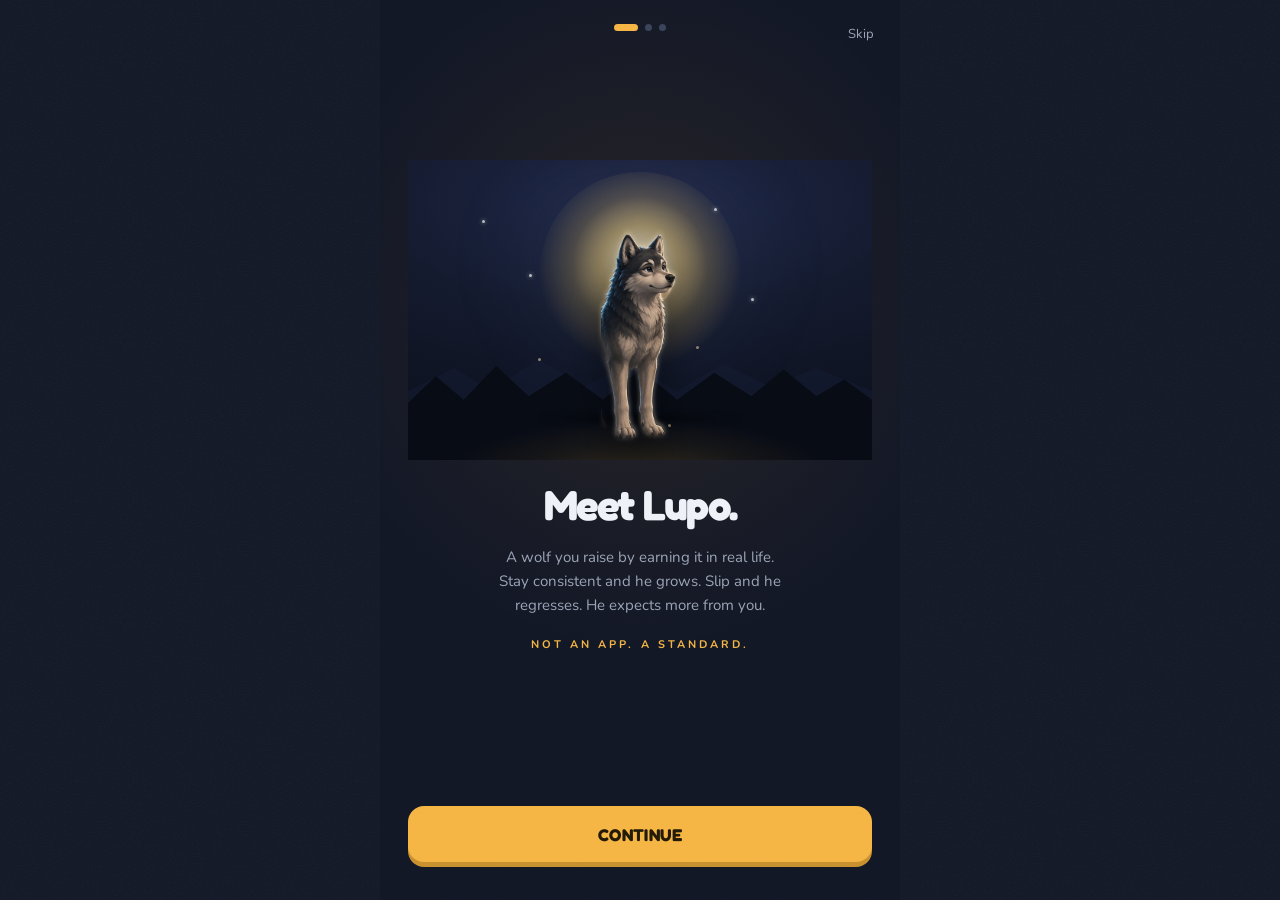
<file: docs/app.html>
<!DOCTYPE html>
<html lang="en">
<head>
<meta charset="UTF-8">
<meta name="viewport" content="width=device-width, initial-scale=1.0, viewport-fit=cover">
<meta name="theme-color" content="#121726">
<meta name="apple-mobile-web-app-capable" content="yes">
<meta name="mobile-web-app-capable" content="yes">
<meta name="apple-mobile-web-app-status-bar-style" content="black-translucent">
<meta name="apple-mobile-web-app-title" content="Lupo">
<meta name="description" content="Raise a wolf by earning it in real life. A discipline tracker, not just an app.">
<!-- Social share preview (shown when the link is posted) -->
<meta property="og:type" content="website">
<meta property="og:site_name" content="Lupo">
<meta property="og:title" content="Lupo: Raise Your Wolf">
<meta property="og:description" content="Raise a wolf by earning it in real life. Keep your habits and he grows. Slip and he fades.">
<meta property="og:image" content="https://raiselupo.chleb.ai/og-image.png">
<meta property="og:image:width" content="1200">
<meta property="og:image:height" content="630">
<meta property="og:url" content="https://raiselupo.chleb.ai/">
<meta name="twitter:card" content="summary_large_image">
<meta name="twitter:title" content="Lupo: Raise Your Wolf">
<meta name="twitter:description" content="Raise a wolf by earning it in real life. Keep your habits and he grows. Slip and he fades.">
<meta name="twitter:image" content="https://raiselupo.chleb.ai/og-image.png">
<title>Lupo</title>
<link rel="preconnect" href="https://fonts.googleapis.com">
<link rel="preconnect" href="https://fonts.gstatic.com" crossorigin>
<link rel="stylesheet" href="https://fonts.googleapis.com/css2?family=Fredoka:wght@500;600;700&family=Nunito:wght@600;700;800;900&display=swap">
<link rel="manifest" href="manifest.webmanifest">
<link rel="icon" href="icon-192.png">
<link rel="apple-touch-icon" href="apple-touch-icon.png">
<link rel="stylesheet" href="styles.css">
</head>
<body>

<div id="splash">
  <img src="icon-512.png" alt="Lupo" class="splash-logo">
  <div class="splash-name">LUPO</div>
  <div class="splash-tag">RAISE YOUR WOLF</div>
</div>

<div id="app">

  <!-- ════════ ONBOARDING ════════ -->
  <section class="screen onboarding" id="screen-onboarding" hidden>
    <div class="ob-progress" role="group" aria-label="Setup progress">
      <span class="ob-dot" data-d="0" aria-hidden="true"></span>
      <span class="ob-dot" data-d="1" aria-hidden="true"></span>
      <span class="ob-dot" data-d="2" aria-hidden="true"></span>
    </div>
    <button class="ob-skip" id="obSkip" type="button">Skip</button>

    <!-- Page 0: Welcome -->
    <div class="ob-page" data-page="0">
      <div class="ob-wolf-wrap">
        <div class="wolf-portrait"><div class="wolf-svg" id="wolfOnboard"></div></div>
      </div>
      <h1 class="ob-title">Meet Lupo.</h1>
      <p class="ob-sub">A wolf you raise by earning it in real life. Stay consistent and he grows. Slip and he regresses. He expects more from you.</p>
      <div class="ob-tag">NOT AN APP. A STANDARD.</div>
    </div>

    <!-- Page 1: Name -->
    <div class="ob-page" data-page="1" hidden>
      <div class="ob-wolf-wrap small">
        <div class="wolf-portrait sm"><div class="wolf-svg" id="wolfName"></div></div>
      </div>
      <h1 class="ob-title">Name your pup.</h1>
      <p class="ob-sub">This is the wolf you answer to. Give him a name you won't want to let down.</p>
      <input class="ob-input" id="petNameInput" type="text" maxlength="18" placeholder="Lupo" autocomplete="off" autocapitalize="words" spellcheck="false" aria-label="Wolf name" enterkeyhint="next">
      <div class="ob-hint" id="nameHint" hidden>Give your wolf a name to continue.</div>
    </div>

    <!-- Page 2: Choose habits -->
    <div class="ob-page" data-page="2" hidden>
      <h1 class="ob-title small">Choose your habits.</h1>
      <p class="ob-sub">Screen time is always tracked. Pick the others you'll be held to. Every one you keep feeds the wolf.</p>
      <div class="ob-habit-list" id="obHabitList"></div>
    </div>

    <div class="ob-footer">
      <button class="btn-primary" id="obNext" type="button">CONTINUE</button>
    </div>
  </section>

  <!-- ════════ MAIN APP ════════ -->
  <main class="app-main" id="appMain" hidden>

    <!-- HOME -->
    <section class="screen scroll" id="screen-home">
      <header class="home-top">
        <div>
          <div class="home-name" id="homeName">LUPO</div>
          <div class="home-date" id="homeDate"></div>
        </div>
        <div class="streak-badge" id="streakBadge"><span class="flame" aria-hidden="true">🔥</span><span id="streakCount">0</span></div>
      </header>

      <p class="mood-msg" id="moodMsg"></p>

      <div id="homeTimer"></div>

      <div class="wolf-card">
        <div class="wolf-breathe">
          <div class="wolf-portrait"><div class="wolf-svg" id="wolfHome"></div></div>
        </div>
        <div class="stage-line" id="stageLine">STAGE 0 · NEWBORN PUP</div>
        <div class="stage-tag" id="stageTag"></div>
      </div>

      <!-- Energy -->
      <div class="meter">
        <div class="meter-head">
          <span class="meter-label">ENERGY</span>
          <span class="meter-val" id="energyVal">50%</span>
        </div>
        <div class="meter-track"><div class="meter-fill energy" id="energyFill"></div></div>
      </div>

      <!-- Progress to next stage -->
      <div class="meter" id="progressBlock">
        <div class="meter-head">
          <span class="meter-label" id="progressLabel">PROGRESS TO YOUNG PUP</span>
          <span class="meter-val gold" id="progressDays">7 DAYS LEFT</span>
        </div>
        <div class="meter-track"><div class="meter-fill gold" id="progressFill"></div></div>
      </div>

      <!-- Quick habit row -->
      <div class="quick-row" id="quickRow"></div>

      <!-- CTA -->
      <div id="homeCta"></div>

      <div class="spacer-bottom"></div>
    </section>

    <!-- HABITS -->
    <section class="screen scroll" id="screen-habits" hidden>
      <header class="page-head">
        <h2 class="page-title">TODAY</h2>
        <div class="page-sub" id="habitsDate"></div>
      </header>

      <div class="banner" id="successBanner" hidden><span>🐺</span> Lupo fed for today</div>

      <div id="habitsTimer"></div>

      <div class="habit-list" id="habitList"></div>

      <div class="completion-card">
        <div class="meter-head">
          <span class="meter-label">TODAY'S COMPLETION</span>
          <span class="meter-val gold" id="completionPct">0%</span>
        </div>
        <div class="meter-track"><div class="meter-fill gold" id="completionFill"></div></div>
      </div>

      <button class="btn-primary" id="saveBtn" type="button">SAVE PROGRESS</button>
      <div class="spacer-bottom"></div>
    </section>

    <!-- STATS -->
    <section class="screen scroll" id="screen-stats" hidden>
      <header class="page-head"><h2 class="page-title">STATS</h2></header>

      <div class="stat-grid" id="statGrid"></div>

      <div class="section-label">RECENT 14 DAYS</div>
      <div class="heatmap" id="heatmap"></div>

      <div class="section-label">THIS WEEK</div>
      <div class="week-list" id="weekList"></div>
      <div class="spacer-bottom"></div>
    </section>

    <!-- JOURNEY -->
    <section class="screen scroll" id="screen-journey" hidden>
      <header class="page-head"><h2 class="page-title">JOURNEY</h2><div class="page-sub" id="journeySub"></div></header>
      <div class="journey-hero">
        <div class="wolf-svg" id="wolfJourney"></div>
        <div class="journey-level" id="journeyLevel">LV 0</div>
        <div class="journey-tier" id="journeyTier"></div>
        <div class="meter" style="width:100%;margin:14px 0 0;">
          <div class="meter-head"><span class="meter-label" id="journeyNextLabel">NEXT FORM</span><span class="meter-val gold" id="journeyNextVal"></span></div>
          <div class="meter-track"><div class="meter-fill gold" id="journeyFill"></div></div>
        </div>
      </div>
      <div class="section-label">EVERY FORM</div>
      <div class="tier-list" id="tierList"></div>
      <div class="spacer-bottom"></div>
    </section>

    <!-- PROFILE -->
    <section class="screen scroll" id="screen-profile" hidden>
      <header class="page-head"><h2 class="page-title">PROFILE</h2></header>

      <div class="section-label">YOUR WOLF</div>
      <div class="info-card">
        <div class="field-row">
          <input class="field-input" id="renameInput" maxlength="18" placeholder="Lupo" autocomplete="off" aria-label="Wolf name">
          <button class="mini-btn" id="renameBtn" type="button">SAVE</button>
        </div>
        <button class="mini-btn" id="shareBtn" type="button" style="margin-top:12px;width:100%;">SHARE YOUR WOLF</button>
      </div>

      <div class="section-label">ACHIEVEMENTS <span class="ach-count" id="achCount"></span></div>
      <div class="ach-grid" id="achGrid"></div>

      <div class="section-label">WOLF ART</div>
      <div class="info-card">
        <div class="ic-sub">Want a custom look? Add your own square image for each life stage and Lupo uses it instead, growing across the stages as you do.</div>
        <div class="art-slots" id="artSlots"></div>
        <button class="mini-btn ghost" id="clearArtBtn" type="button" style="margin-top:12px;">USE DRAWN WOLF</button>
      </div>

      <div class="section-label">HABITS</div>
      <div class="manage-list" id="manageList"></div>

      <div class="section-label">SCREEN TIME</div>
      <div class="info-card">
        <div class="ic-title">Auto-verification</div>
        <div class="ic-sub">Lupo can read your real iPhone Screen Time and verify it automatically, but only in the native iOS app (Apple Family Controls). On the web you log it yourself for now. The native build is coming.</div>
        <button class="mini-btn ghost" id="screenTimeBtn" type="button" disabled>NATIVE APP REQUIRED</button>
      </div>

      <div class="section-label">REMINDERS</div>
      <div class="info-card">
        <div class="toggle-row">
          <div><div class="ic-title">Daily reminder</div><div class="ic-sub">An evening nudge if your wolf hasn't been fed. On iPhone, add Lupo to your home screen first to turn this on.</div></div>
          <button class="switch" id="reminderToggle" type="button" aria-pressed="false" aria-label="Daily reminder"></button>
        </div>
      </div>

      <div class="section-label">SOUND</div>
      <div class="info-card">
        <div class="toggle-row">
          <div><div class="ic-title">Sound effects</div><div class="ic-sub">Taps, habit chimes, level-ups, and the daily fanfare.</div></div>
          <button class="switch on" id="soundToggle" type="button" aria-pressed="true" aria-label="Sound effects"></button>
        </div>
      </div>

      <div class="section-label">DANGER ZONE</div>
      <button class="btn-ghost" id="resetBtn" type="button">RESET ALL PROGRESS</button>
      <div class="about-line" id="aboutLine">Lupo · raise a wolf</div>
      <div class="legal-line"><a href="privacy.html">Privacy</a> · <a href="terms.html">Terms</a> · <a href="support.html">Support</a></div>
      <div class="spacer-bottom"></div>
    </section>

    <!-- TAB BAR -->
    <nav class="tab-bar" id="tabBar">
      <button class="tab active" data-screen="home" type="button">
        <svg viewBox="0 0 24 24" class="tab-ico"><path d="M3 10.5L12 3L21 10.5V20C21 20.6 20.6 21 20 21H15V15H9V21H4C3.4 21 3 20.6 3 20V10.5Z"/></svg>
        <span>HOME</span>
      </button>
      <button class="tab" data-screen="habits" type="button">
        <svg viewBox="0 0 24 24" class="tab-ico stroke"><circle cx="12" cy="12" r="9"/><path d="M8 12L11 15L16 9" fill="none"/></svg>
        <span>HABITS</span>
      </button>
      <button class="tab" data-screen="journey" type="button">
        <svg viewBox="0 0 24 24" class="tab-ico stroke"><path d="M5 21V8M5 8l4-4 6 4 4-3"/><circle cx="5" cy="5.5" r="1.6" fill="currentColor" stroke="none"/></svg>
        <span>JOURNEY</span>
      </button>
      <button class="tab" data-screen="stats" type="button">
        <svg viewBox="0 0 24 24" class="tab-ico"><rect x="3" y="13" width="5" height="8" rx="1"/><rect x="9.5" y="8" width="5" height="13" rx="1"/><rect x="16" y="4" width="5" height="17" rx="1"/></svg>
        <span>STATS</span>
      </button>
      <button class="tab" data-screen="profile" type="button">
        <svg viewBox="0 0 24 24" class="tab-ico stroke"><circle cx="12" cy="8" r="4"/><path d="M4 21c0-4.4 3.6-7 8-7s8 2.6 8 7" fill="none"/></svg>
        <span>PROFILE</span>
      </button>
    </nav>
  </main>

  <!-- STAGE-UP OVERLAY -->
  <div class="stageup" id="stageUp" hidden>
    <div class="stageup-inner">
      <div class="stageup-kicker">STAGE UP</div>
      <div class="wolf-portrait"><div class="wolf-svg" id="wolfStageUp"></div></div>
      <div class="stageup-name" id="stageUpName"></div>
      <div class="stageup-tag" id="stageUpTag"></div>
      <button class="btn-primary narrow" id="stageUpBtn" type="button">CONTINUE</button>
    </div>
  </div>

  <!-- DAY COMPLETE OVERLAY -->
  <div class="stageup" id="dayComplete" hidden>
    <div class="stageup-inner">
      <div class="oc-emoji" aria-hidden="true">🎉</div>
      <div class="stageup-kicker" style="font-size:34px;letter-spacing:3px;">GOOD JOB</div>
      <div class="oc-title" id="dayCompleteMsg">Day complete.</div>
      <div class="stageup-tag" id="dayCompleteSub">Your wolf grew today.</div>
      <button class="btn-primary narrow" id="dayCompleteBtn" type="button">NICE</button>
    </div>
  </div>

  <!-- STREAK MILESTONE OVERLAY -->
  <div class="stageup" id="streakUp" hidden>
    <div class="stageup-inner">
      <div class="streak-big"><span class="streak-flame" aria-hidden="true">🔥</span><span id="streakUpNum">7</span></div>
      <div class="stageup-kicker" id="streakUpTitle" style="font-size:26px;letter-spacing:3px;">DAY STREAK</div>
      <div class="stageup-tag" id="streakUpSub">Keep the fire alive.</div>
      <button class="btn-primary narrow" id="streakUpBtn" type="button">KEEP GOING</button>
    </div>
  </div>

  <!-- FIRST-RUN TUTORIAL -->
  <div class="stageup" id="tutorial" hidden>
    <div class="stageup-inner">
      <div class="wolf-svg tut-wolf" id="tutWolf"></div>
      <div class="tut-step" id="tutStep">1 / 4</div>
      <div class="oc-title" id="tutTitle"></div>
      <div class="stageup-tag" id="tutBody"></div>
      <button class="btn-primary narrow" id="tutNext" type="button">NEXT</button>
    </div>
  </div>

  <div id="grain" aria-hidden="true"></div>

</div>

<script src="sound.js"></script>
<script src="app.js"></script>
<script>
  if ('serviceWorker' in navigator) {
    // Auto-apply new builds: when a fresh service worker takes control, reload once so
    // an installed (home-screen) PWA never gets stuck showing a stale cached version.
    var _hadController = !!navigator.serviceWorker.controller;
    navigator.serviceWorker.addEventListener('controllerchange', () => {
      if (!_hadController) return; // first install claims with no prior controller; don't reload on it
      if (sessionStorage.getItem('lupoSwReloaded')) return; // at most one reload per tab session
      try { sessionStorage.setItem('lupoSwReloaded', '1'); } catch (e) {}
      window.location.reload();
    });
    window.addEventListener('load', () => {
      navigator.serviceWorker.register('sw.js').then((reg) => {
        if (!reg) return;
        reg.update();
        setInterval(() => reg.update(), 15 * 60 * 1000);
        // every time the app comes back to the foreground, check for a newer build and auto-apply it,
        // so a tab/home-screen app left open never stays on a stale version (no manual cache clearing needed)
        document.addEventListener('visibilitychange', () => { if (!document.hidden) reg.update(); });
      }).catch(() => {});
    });
  }
</script>
</body>
</html>
</file>
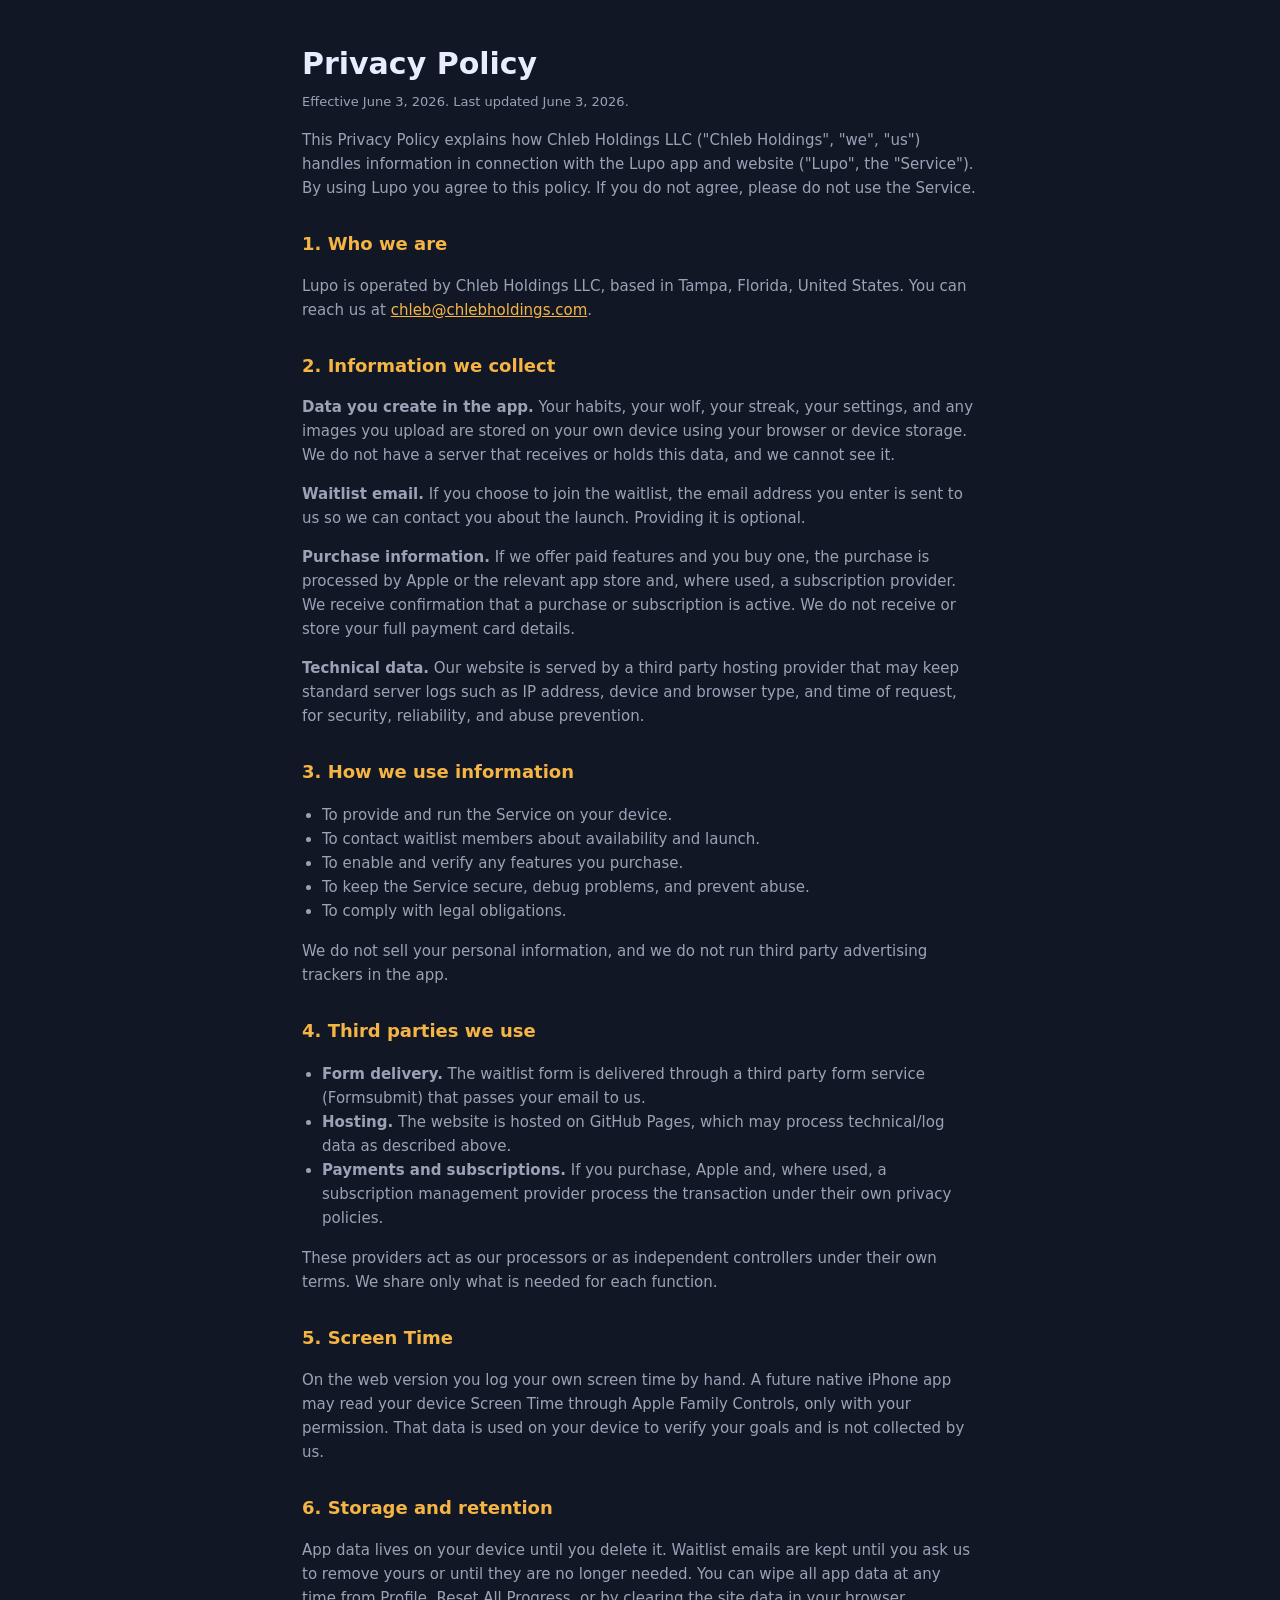
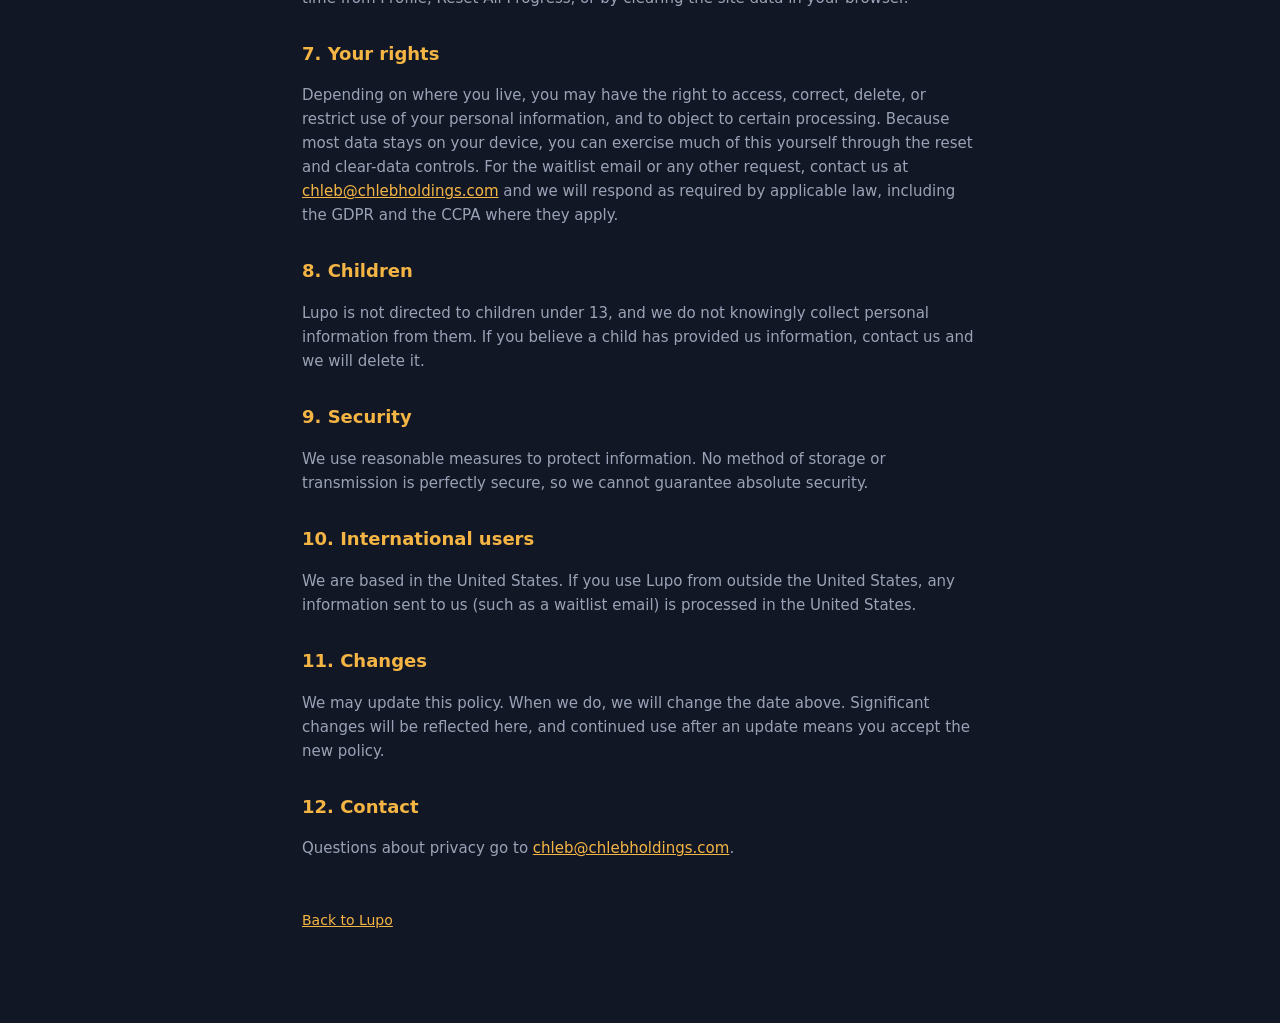
<file: docs/privacy.html>
<!DOCTYPE html>
<html lang="en">
<head>
<meta charset="UTF-8">
<meta name="viewport" content="width=device-width, initial-scale=1.0, viewport-fit=cover">
<meta name="theme-color" content="#121726">
<title>Lupo Privacy Policy</title>
<style>
  :root{--bg:#121726;--card:#1B2132;--gold:#F5B544;--text:#E7ECFF;--muted:#9AA3B5;}
  *{box-sizing:border-box;}
  body{margin:0;background:var(--bg);color:var(--text);font-family:-apple-system,system-ui,sans-serif;line-height:1.6;}
  .wrap{max-width:720px;margin:0 auto;padding:40px 22px 90px;}
  a{color:var(--gold);}
  h1{font-size:30px;margin:0 0 4px;}
  h2{font-size:18px;margin:30px 0 8px;color:var(--gold);}
  p,li{color:var(--muted);font-size:15px;}
  ul{padding-left:20px;}
  .updated{font-size:13px;color:var(--muted);margin-bottom:8px;}
  .back{display:inline-block;margin-top:34px;font-size:14px;}
</style>
</head>
<body>
<div class="wrap">
  <h1>Privacy Policy</h1>
  <div class="updated">Effective June 3, 2026. Last updated June 3, 2026.</div>
  <p>This Privacy Policy explains how Chleb Holdings LLC ("Chleb Holdings", "we", "us") handles information in connection with the Lupo app and website ("Lupo", the "Service"). By using Lupo you agree to this policy. If you do not agree, please do not use the Service.</p>

  <h2>1. Who we are</h2>
  <p>Lupo is operated by Chleb Holdings LLC, based in Tampa, Florida, United States. You can reach us at <a href="mailto:chleb@chlebholdings.com">chleb@chlebholdings.com</a>.</p>

  <h2>2. Information we collect</h2>
  <p><strong>Data you create in the app.</strong> Your habits, your wolf, your streak, your settings, and any images you upload are stored on your own device using your browser or device storage. We do not have a server that receives or holds this data, and we cannot see it.</p>
  <p><strong>Waitlist email.</strong> If you choose to join the waitlist, the email address you enter is sent to us so we can contact you about the launch. Providing it is optional.</p>
  <p><strong>Purchase information.</strong> If we offer paid features and you buy one, the purchase is processed by Apple or the relevant app store and, where used, a subscription provider. We receive confirmation that a purchase or subscription is active. We do not receive or store your full payment card details.</p>
  <p><strong>Technical data.</strong> Our website is served by a third party hosting provider that may keep standard server logs such as IP address, device and browser type, and time of request, for security, reliability, and abuse prevention.</p>

  <h2>3. How we use information</h2>
  <ul>
    <li>To provide and run the Service on your device.</li>
    <li>To contact waitlist members about availability and launch.</li>
    <li>To enable and verify any features you purchase.</li>
    <li>To keep the Service secure, debug problems, and prevent abuse.</li>
    <li>To comply with legal obligations.</li>
  </ul>
  <p>We do not sell your personal information, and we do not run third party advertising trackers in the app.</p>

  <h2>4. Third parties we use</h2>
  <ul>
    <li><strong>Form delivery.</strong> The waitlist form is delivered through a third party form service (Formsubmit) that passes your email to us.</li>
    <li><strong>Hosting.</strong> The website is hosted on GitHub Pages, which may process technical/log data as described above.</li>
    <li><strong>Payments and subscriptions.</strong> If you purchase, Apple and, where used, a subscription management provider process the transaction under their own privacy policies.</li>
  </ul>
  <p>These providers act as our processors or as independent controllers under their own terms. We share only what is needed for each function.</p>

  <h2>5. Screen Time</h2>
  <p>On the web version you log your own screen time by hand. A future native iPhone app may read your device Screen Time through Apple Family Controls, only with your permission. That data is used on your device to verify your goals and is not collected by us.</p>

  <h2>6. Storage and retention</h2>
  <p>App data lives on your device until you delete it. Waitlist emails are kept until you ask us to remove yours or until they are no longer needed. You can wipe all app data at any time from Profile, Reset All Progress, or by clearing the site data in your browser.</p>

  <h2>7. Your rights</h2>
  <p>Depending on where you live, you may have the right to access, correct, delete, or restrict use of your personal information, and to object to certain processing. Because most data stays on your device, you can exercise much of this yourself through the reset and clear-data controls. For the waitlist email or any other request, contact us at <a href="mailto:chleb@chlebholdings.com">chleb@chlebholdings.com</a> and we will respond as required by applicable law, including the GDPR and the CCPA where they apply.</p>

  <h2>8. Children</h2>
  <p>Lupo is not directed to children under 13, and we do not knowingly collect personal information from them. If you believe a child has provided us information, contact us and we will delete it.</p>

  <h2>9. Security</h2>
  <p>We use reasonable measures to protect information. No method of storage or transmission is perfectly secure, so we cannot guarantee absolute security.</p>

  <h2>10. International users</h2>
  <p>We are based in the United States. If you use Lupo from outside the United States, any information sent to us (such as a waitlist email) is processed in the United States.</p>

  <h2>11. Changes</h2>
  <p>We may update this policy. When we do, we will change the date above. Significant changes will be reflected here, and continued use after an update means you accept the new policy.</p>

  <h2>12. Contact</h2>
  <p>Questions about privacy go to <a href="mailto:chleb@chlebholdings.com">chleb@chlebholdings.com</a>.</p>

  <a class="back" href="index.html">Back to Lupo</a>
</div>
</body>
</html>
</file>
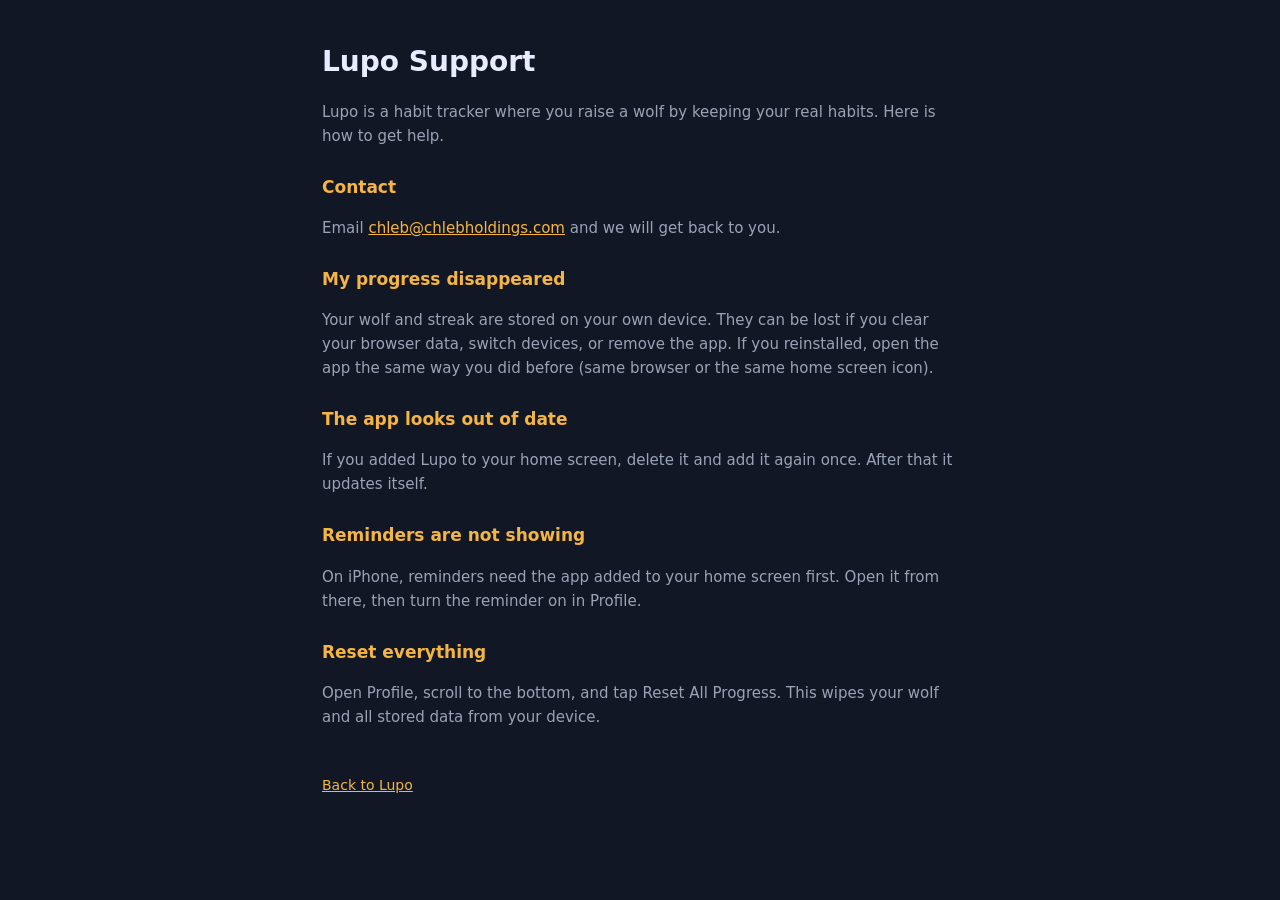
<file: docs/support.html>
<!DOCTYPE html>
<html lang="en">
<head>
<meta charset="UTF-8">
<meta name="viewport" content="width=device-width, initial-scale=1.0, viewport-fit=cover">
<meta name="theme-color" content="#121726">
<title>Lupo Support</title>
<style>
  :root{--bg:#121726;--card:#1B2132;--gold:#F5B544;--text:#E7ECFF;--muted:#9AA3B5;}
  *{box-sizing:border-box;}
  body{margin:0;background:var(--bg);color:var(--text);font-family:-apple-system,system-ui,sans-serif;line-height:1.6;}
  .wrap{max-width:680px;margin:0 auto;padding:40px 22px 80px;}
  a{color:var(--gold);}
  h1{font-size:28px;margin:0 0 6px;}
  h2{font-size:17px;margin:26px 0 6px;color:var(--gold);}
  p,li{color:var(--muted);font-size:15px;}
  .back{display:inline-block;margin-top:30px;font-size:14px;}
</style>
</head>
<body>
<div class="wrap">
  <h1>Lupo Support</h1>
  <p>Lupo is a habit tracker where you raise a wolf by keeping your real habits. Here is how to get help.</p>

  <h2>Contact</h2>
  <p>Email <a href="mailto:chleb@chlebholdings.com">chleb@chlebholdings.com</a> and we will get back to you.</p>

  <h2>My progress disappeared</h2>
  <p>Your wolf and streak are stored on your own device. They can be lost if you clear your browser data, switch devices, or remove the app. If you reinstalled, open the app the same way you did before (same browser or the same home screen icon).</p>

  <h2>The app looks out of date</h2>
  <p>If you added Lupo to your home screen, delete it and add it again once. After that it updates itself.</p>

  <h2>Reminders are not showing</h2>
  <p>On iPhone, reminders need the app added to your home screen first. Open it from there, then turn the reminder on in Profile.</p>

  <h2>Reset everything</h2>
  <p>Open Profile, scroll to the bottom, and tap Reset All Progress. This wipes your wolf and all stored data from your device.</p>

  <a class="back" href="index.html">Back to Lupo</a>
</div>
</body>
</html>
</file>
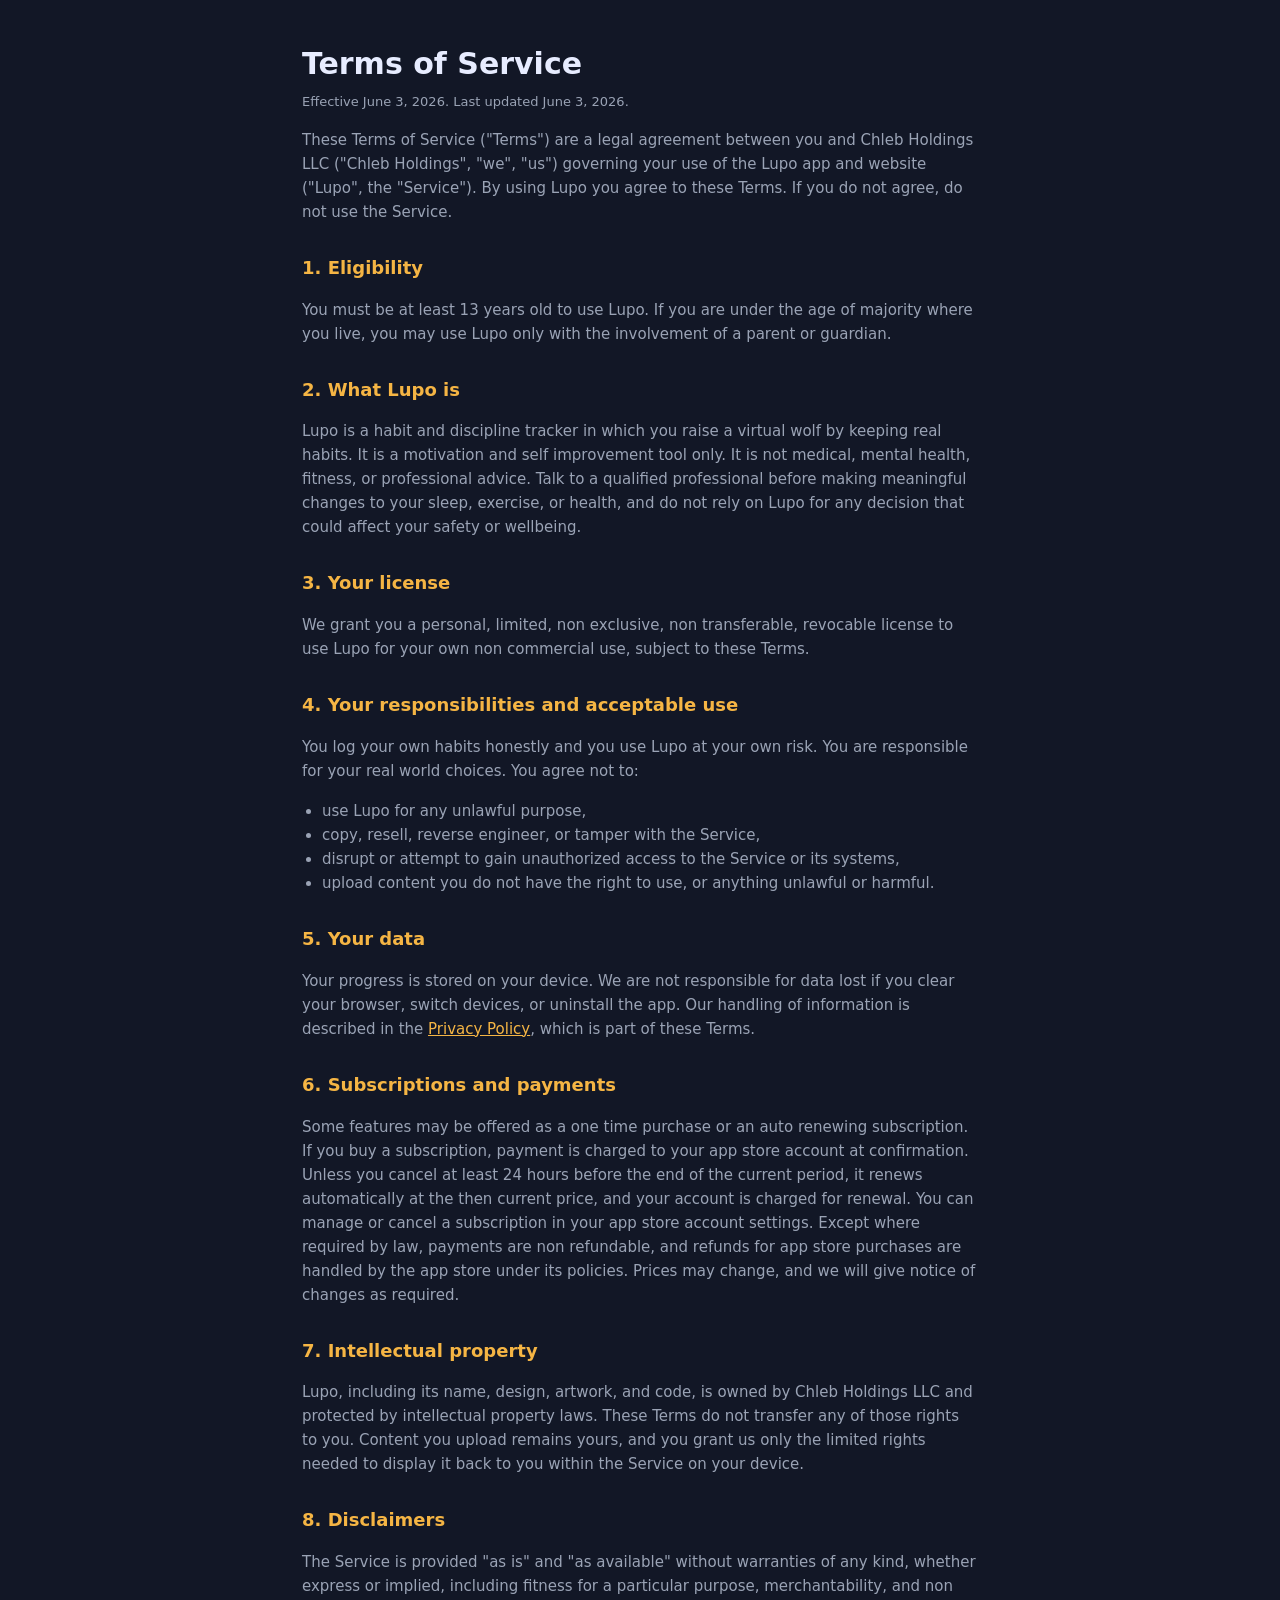
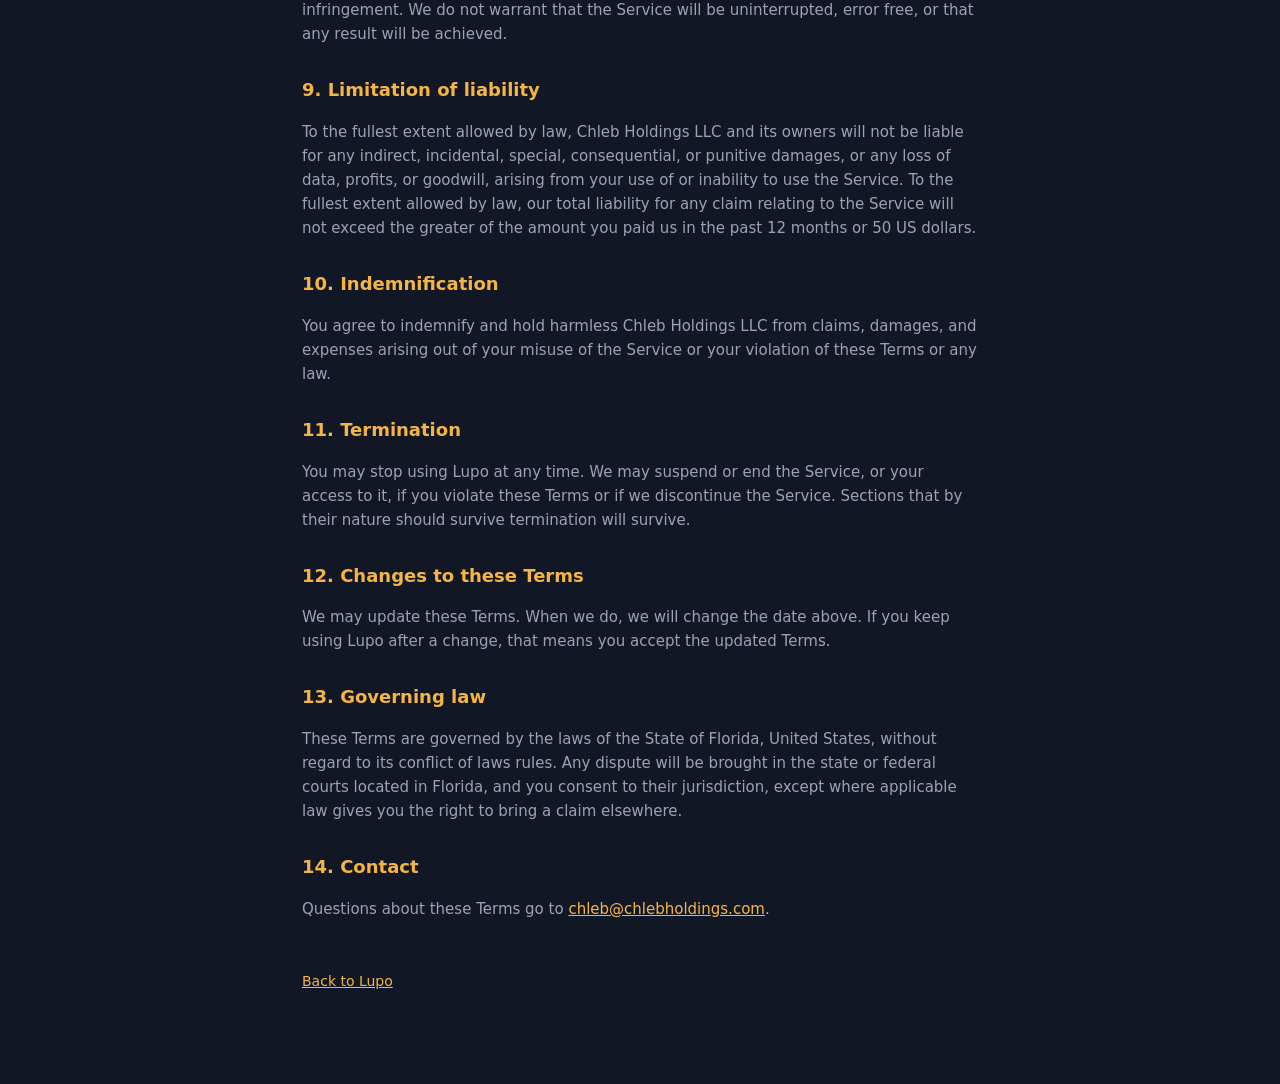
<file: docs/terms.html>
<!DOCTYPE html>
<html lang="en">
<head>
<meta charset="UTF-8">
<meta name="viewport" content="width=device-width, initial-scale=1.0, viewport-fit=cover">
<meta name="theme-color" content="#121726">
<title>Lupo Terms of Service</title>
<style>
  :root{--bg:#121726;--card:#1B2132;--gold:#F5B544;--text:#E7ECFF;--muted:#9AA3B5;}
  *{box-sizing:border-box;}
  body{margin:0;background:var(--bg);color:var(--text);font-family:-apple-system,system-ui,sans-serif;line-height:1.6;}
  .wrap{max-width:720px;margin:0 auto;padding:40px 22px 90px;}
  a{color:var(--gold);}
  h1{font-size:30px;margin:0 0 4px;}
  h2{font-size:18px;margin:30px 0 8px;color:var(--gold);}
  p,li{color:var(--muted);font-size:15px;}
  ul{padding-left:20px;}
  .updated{font-size:13px;color:var(--muted);margin-bottom:8px;}
  .back{display:inline-block;margin-top:34px;font-size:14px;}
</style>
</head>
<body>
<div class="wrap">
  <h1>Terms of Service</h1>
  <div class="updated">Effective June 3, 2026. Last updated June 3, 2026.</div>
  <p>These Terms of Service ("Terms") are a legal agreement between you and Chleb Holdings LLC ("Chleb Holdings", "we", "us") governing your use of the Lupo app and website ("Lupo", the "Service"). By using Lupo you agree to these Terms. If you do not agree, do not use the Service.</p>

  <h2>1. Eligibility</h2>
  <p>You must be at least 13 years old to use Lupo. If you are under the age of majority where you live, you may use Lupo only with the involvement of a parent or guardian.</p>

  <h2>2. What Lupo is</h2>
  <p>Lupo is a habit and discipline tracker in which you raise a virtual wolf by keeping real habits. It is a motivation and self improvement tool only. It is not medical, mental health, fitness, or professional advice. Talk to a qualified professional before making meaningful changes to your sleep, exercise, or health, and do not rely on Lupo for any decision that could affect your safety or wellbeing.</p>

  <h2>3. Your license</h2>
  <p>We grant you a personal, limited, non exclusive, non transferable, revocable license to use Lupo for your own non commercial use, subject to these Terms.</p>

  <h2>4. Your responsibilities and acceptable use</h2>
  <p>You log your own habits honestly and you use Lupo at your own risk. You are responsible for your real world choices. You agree not to:</p>
  <ul>
    <li>use Lupo for any unlawful purpose,</li>
    <li>copy, resell, reverse engineer, or tamper with the Service,</li>
    <li>disrupt or attempt to gain unauthorized access to the Service or its systems,</li>
    <li>upload content you do not have the right to use, or anything unlawful or harmful.</li>
  </ul>

  <h2>5. Your data</h2>
  <p>Your progress is stored on your device. We are not responsible for data lost if you clear your browser, switch devices, or uninstall the app. Our handling of information is described in the <a href="privacy.html">Privacy Policy</a>, which is part of these Terms.</p>

  <h2>6. Subscriptions and payments</h2>
  <p>Some features may be offered as a one time purchase or an auto renewing subscription. If you buy a subscription, payment is charged to your app store account at confirmation. Unless you cancel at least 24 hours before the end of the current period, it renews automatically at the then current price, and your account is charged for renewal. You can manage or cancel a subscription in your app store account settings. Except where required by law, payments are non refundable, and refunds for app store purchases are handled by the app store under its policies. Prices may change, and we will give notice of changes as required.</p>

  <h2>7. Intellectual property</h2>
  <p>Lupo, including its name, design, artwork, and code, is owned by Chleb Holdings LLC and protected by intellectual property laws. These Terms do not transfer any of those rights to you. Content you upload remains yours, and you grant us only the limited rights needed to display it back to you within the Service on your device.</p>

  <h2>8. Disclaimers</h2>
  <p>The Service is provided "as is" and "as available" without warranties of any kind, whether express or implied, including fitness for a particular purpose, merchantability, and non infringement. We do not warrant that the Service will be uninterrupted, error free, or that any result will be achieved.</p>

  <h2>9. Limitation of liability</h2>
  <p>To the fullest extent allowed by law, Chleb Holdings LLC and its owners will not be liable for any indirect, incidental, special, consequential, or punitive damages, or any loss of data, profits, or goodwill, arising from your use of or inability to use the Service. To the fullest extent allowed by law, our total liability for any claim relating to the Service will not exceed the greater of the amount you paid us in the past 12 months or 50 US dollars.</p>

  <h2>10. Indemnification</h2>
  <p>You agree to indemnify and hold harmless Chleb Holdings LLC from claims, damages, and expenses arising out of your misuse of the Service or your violation of these Terms or any law.</p>

  <h2>11. Termination</h2>
  <p>You may stop using Lupo at any time. We may suspend or end the Service, or your access to it, if you violate these Terms or if we discontinue the Service. Sections that by their nature should survive termination will survive.</p>

  <h2>12. Changes to these Terms</h2>
  <p>We may update these Terms. When we do, we will change the date above. If you keep using Lupo after a change, that means you accept the updated Terms.</p>

  <h2>13. Governing law</h2>
  <p>These Terms are governed by the laws of the State of Florida, United States, without regard to its conflict of laws rules. Any dispute will be brought in the state or federal courts located in Florida, and you consent to their jurisdiction, except where applicable law gives you the right to bring a claim elsewhere.</p>

  <h2>14. Contact</h2>
  <p>Questions about these Terms go to <a href="mailto:chleb@chlebholdings.com">chleb@chlebholdings.com</a>.</p>

  <a class="back" href="index.html">Back to Lupo</a>
</div>
</body>
</html>
</file>
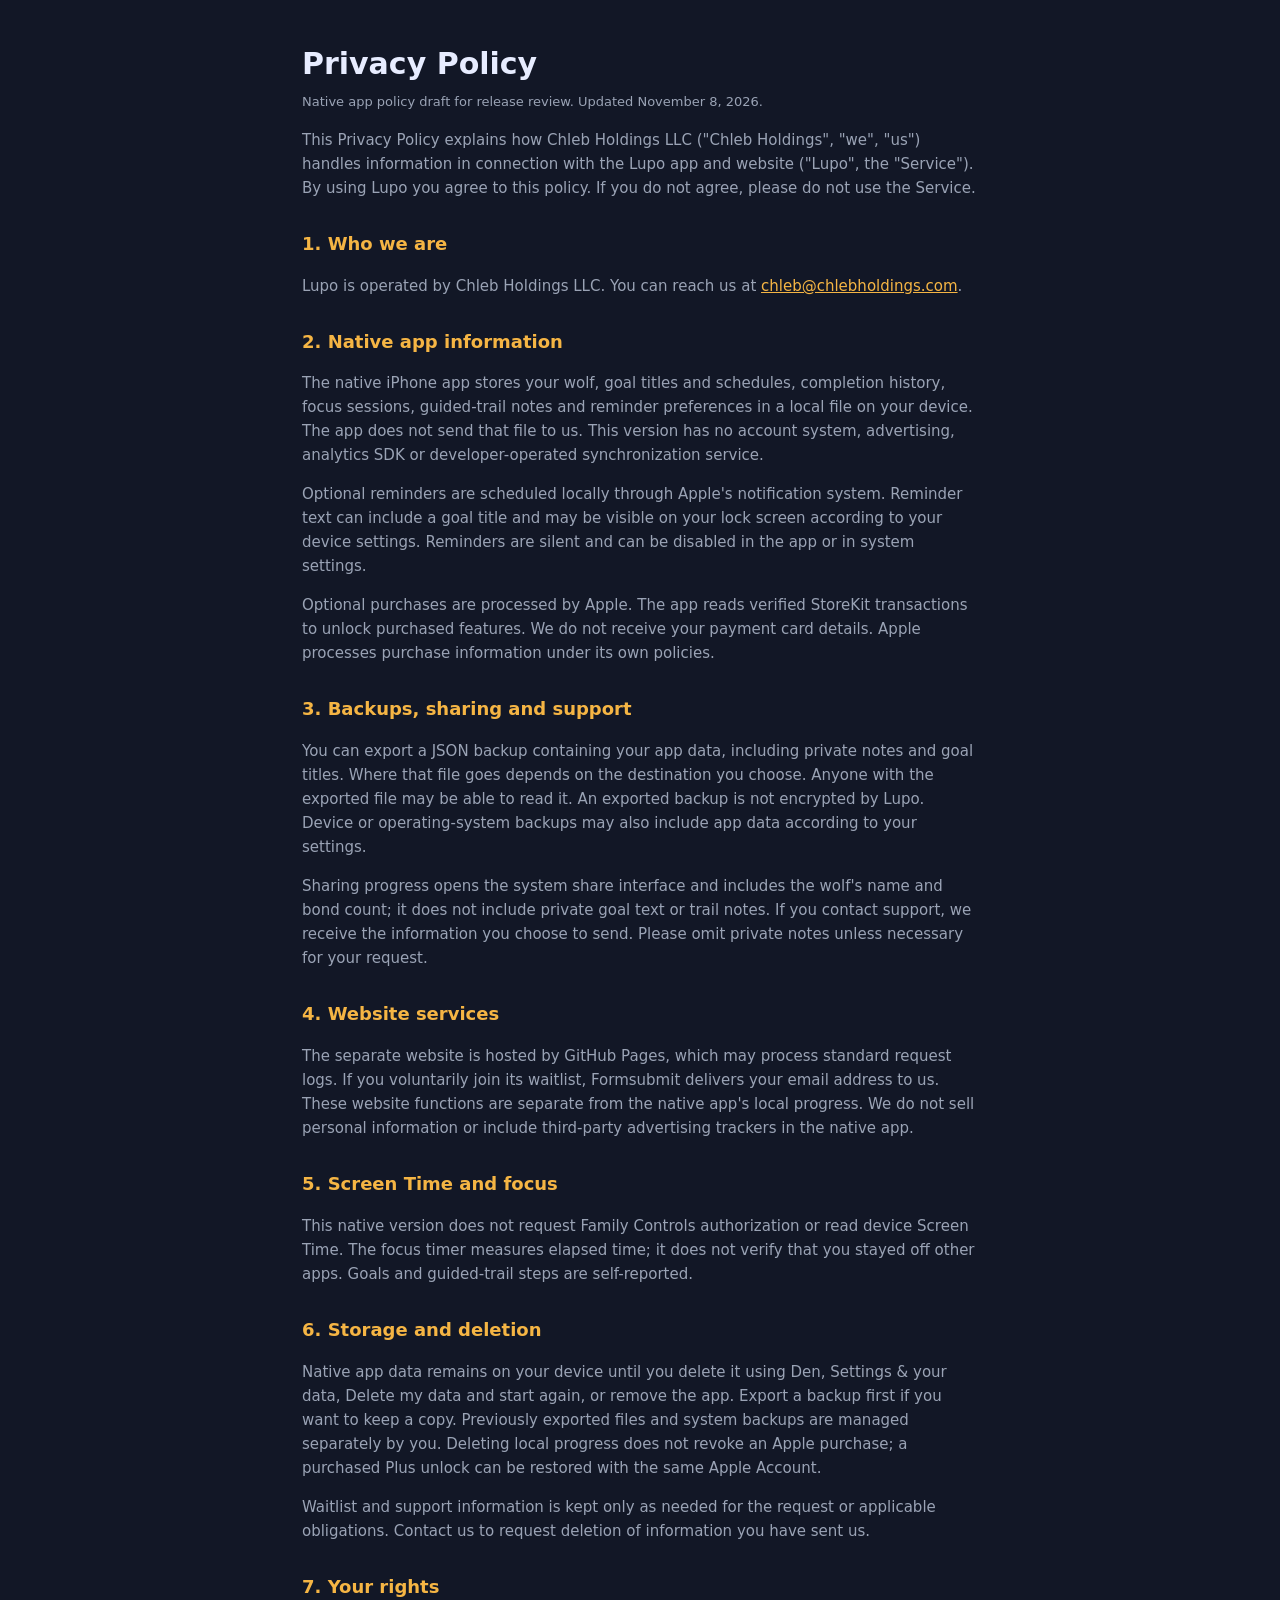
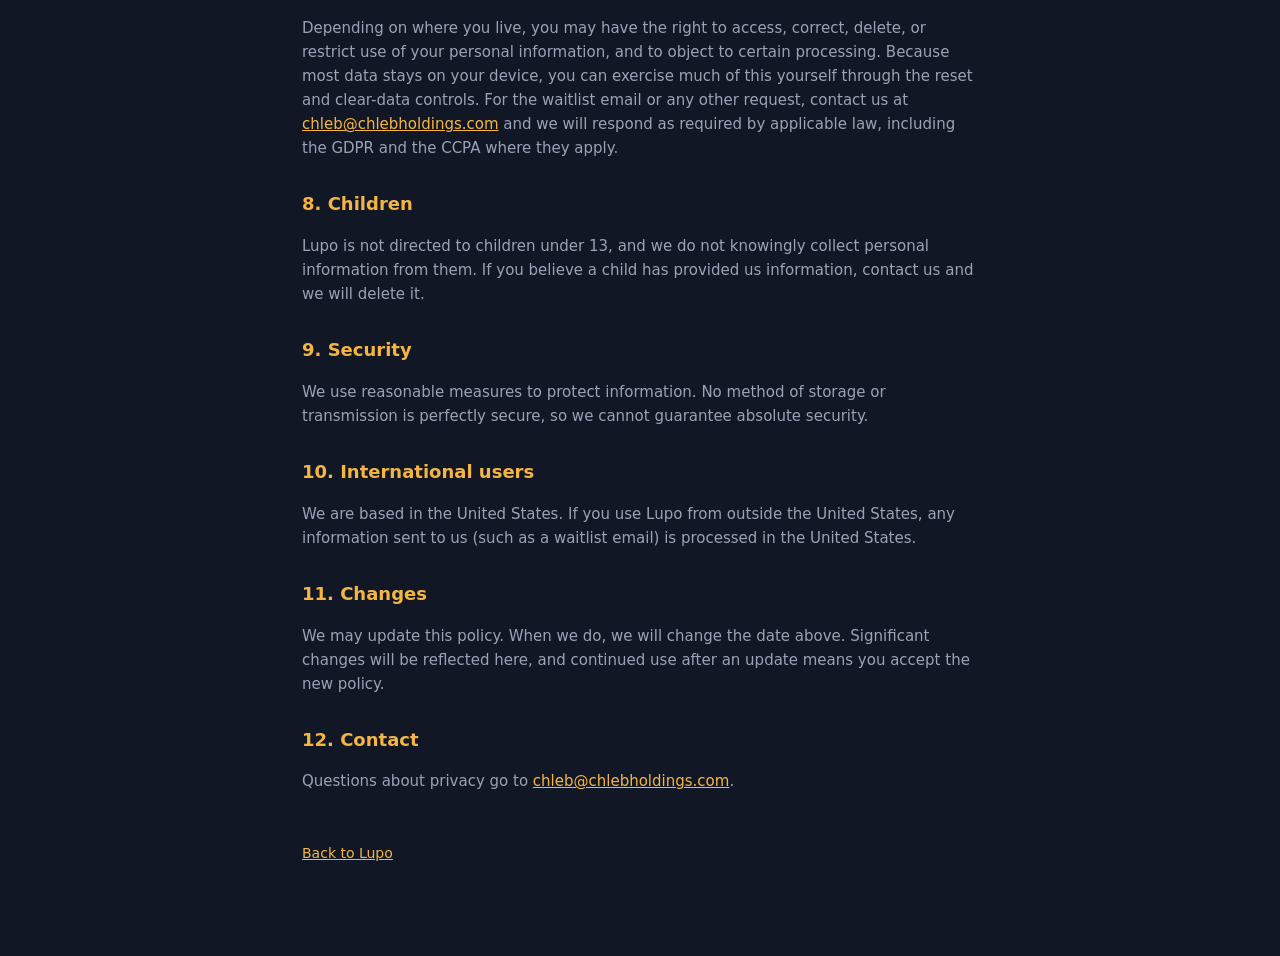
<file: native/Support/privacy.html>
<!DOCTYPE html>
<html lang="en">
<head>
<meta charset="UTF-8">
<meta name="viewport" content="width=device-width, initial-scale=1.0, viewport-fit=cover">
<meta name="theme-color" content="#121726">
<title>Lupo Privacy Policy</title>
<style>
  :root{--bg:#121726;--card:#1B2132;--gold:#F5B544;--text:#E7ECFF;--muted:#9AA3B5;}
  *{box-sizing:border-box;}
  body{margin:0;background:var(--bg);color:var(--text);font-family:-apple-system,system-ui,sans-serif;line-height:1.6;}
  .wrap{max-width:720px;margin:0 auto;padding:40px 22px 90px;}
  a{color:var(--gold);}
  h1{font-size:30px;margin:0 0 4px;}
  h2{font-size:18px;margin:30px 0 8px;color:var(--gold);}
  p,li{color:var(--muted);font-size:15px;}
  ul{padding-left:20px;}
  .updated{font-size:13px;color:var(--muted);margin-bottom:8px;}
  .back{display:inline-block;margin-top:34px;font-size:14px;}
</style>
</head>
<body>
<div class="wrap">
  <h1>Privacy Policy</h1>
  <div class="updated">Native app policy draft for release review. Updated November 8, 2026.</div>
  <p>This Privacy Policy explains how Chleb Holdings LLC ("Chleb Holdings", "we", "us") handles information in connection with the Lupo app and website ("Lupo", the "Service"). By using Lupo you agree to this policy. If you do not agree, please do not use the Service.</p>

  <h2>1. Who we are</h2>
  <p>Lupo is operated by Chleb Holdings LLC. You can reach us at <a href="mailto:chleb@chlebholdings.com">chleb@chlebholdings.com</a>.</p>

  <h2>2. Native app information</h2>
  <p>The native iPhone app stores your wolf, goal titles and schedules, completion history, focus sessions, guided-trail notes and reminder preferences in a local file on your device. The app does not send that file to us. This version has no account system, advertising, analytics SDK or developer-operated synchronization service.</p>
  <p>Optional reminders are scheduled locally through Apple's notification system. Reminder text can include a goal title and may be visible on your lock screen according to your device settings. Reminders are silent and can be disabled in the app or in system settings.</p>
  <p>Optional purchases are processed by Apple. The app reads verified StoreKit transactions to unlock purchased features. We do not receive your payment card details. Apple processes purchase information under its own policies.</p>
  <h2>3. Backups, sharing and support</h2>
  <p>You can export a JSON backup containing your app data, including private notes and goal titles. Where that file goes depends on the destination you choose. Anyone with the exported file may be able to read it. An exported backup is not encrypted by Lupo. Device or operating-system backups may also include app data according to your settings.</p>
  <p>Sharing progress opens the system share interface and includes the wolf's name and bond count; it does not include private goal text or trail notes. If you contact support, we receive the information you choose to send. Please omit private notes unless necessary for your request.</p>
  <h2>4. Website services</h2>
  <p>The separate website is hosted by GitHub Pages, which may process standard request logs. If you voluntarily join its waitlist, Formsubmit delivers your email address to us. These website functions are separate from the native app's local progress. We do not sell personal information or include third-party advertising trackers in the native app.</p>
  <h2>5. Screen Time and focus</h2>
  <p>This native version does not request Family Controls authorization or read device Screen Time. The focus timer measures elapsed time; it does not verify that you stayed off other apps. Goals and guided-trail steps are self-reported.</p>
  <h2>6. Storage and deletion</h2>
  <p>Native app data remains on your device until you delete it using Den, Settings &amp; your data, Delete my data and start again, or remove the app. Export a backup first if you want to keep a copy. Previously exported files and system backups are managed separately by you. Deleting local progress does not revoke an Apple purchase; a purchased Plus unlock can be restored with the same Apple Account.</p>
  <p>Waitlist and support information is kept only as needed for the request or applicable obligations. Contact us to request deletion of information you have sent us.</p>
  <h2>7. Your rights</h2>
  <p>Depending on where you live, you may have the right to access, correct, delete, or restrict use of your personal information, and to object to certain processing. Because most data stays on your device, you can exercise much of this yourself through the reset and clear-data controls. For the waitlist email or any other request, contact us at <a href="mailto:chleb@chlebholdings.com">chleb@chlebholdings.com</a> and we will respond as required by applicable law, including the GDPR and the CCPA where they apply.</p>

  <h2>8. Children</h2>
  <p>Lupo is not directed to children under 13, and we do not knowingly collect personal information from them. If you believe a child has provided us information, contact us and we will delete it.</p>

  <h2>9. Security</h2>
  <p>We use reasonable measures to protect information. No method of storage or transmission is perfectly secure, so we cannot guarantee absolute security.</p>

  <h2>10. International users</h2>
  <p>We are based in the United States. If you use Lupo from outside the United States, any information sent to us (such as a waitlist email) is processed in the United States.</p>

  <h2>11. Changes</h2>
  <p>We may update this policy. When we do, we will change the date above. Significant changes will be reflected here, and continued use after an update means you accept the new policy.</p>

  <h2>12. Contact</h2>
  <p>Questions about privacy go to <a href="mailto:chleb@chlebholdings.com">chleb@chlebholdings.com</a>.</p>

  <a class="back" href="https://raiselupo.chleb.ai/">Back to Lupo</a>
</div>
</body>
</html>
</file>
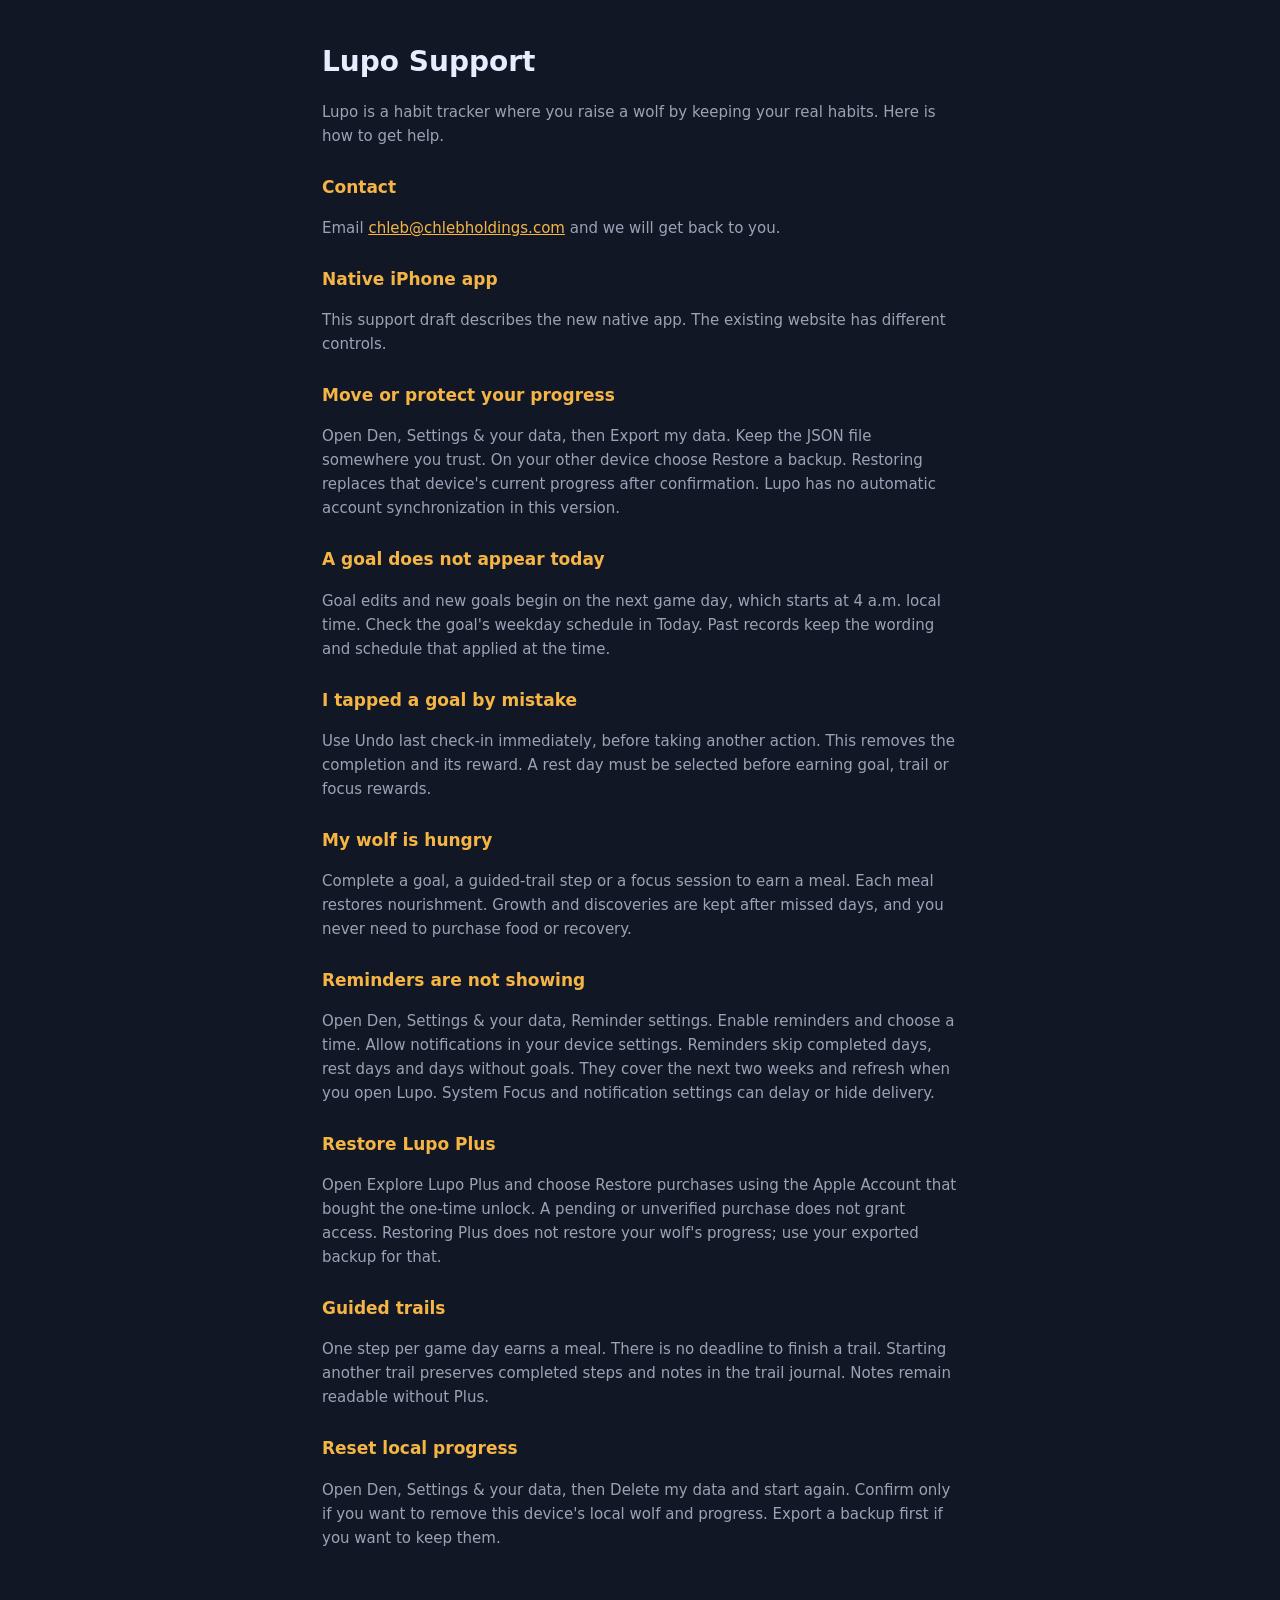
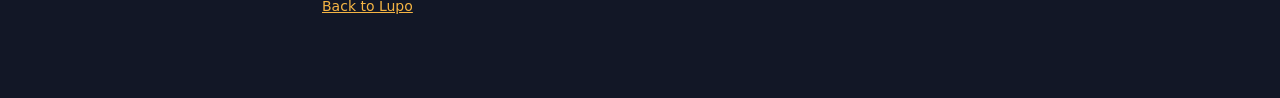
<file: native/Support/support.html>
<!DOCTYPE html>
<html lang="en">
<head>
<meta charset="UTF-8">
<meta name="viewport" content="width=device-width, initial-scale=1.0, viewport-fit=cover">
<meta name="theme-color" content="#121726">
<title>Lupo Support</title>
<style>
  :root{--bg:#121726;--card:#1B2132;--gold:#F5B544;--text:#E7ECFF;--muted:#9AA3B5;}
  *{box-sizing:border-box;}
  body{margin:0;background:var(--bg);color:var(--text);font-family:-apple-system,system-ui,sans-serif;line-height:1.6;}
  .wrap{max-width:680px;margin:0 auto;padding:40px 22px 80px;}
  a{color:var(--gold);}
  h1{font-size:28px;margin:0 0 6px;}
  h2{font-size:17px;margin:26px 0 6px;color:var(--gold);}
  p,li{color:var(--muted);font-size:15px;}
  .back{display:inline-block;margin-top:30px;font-size:14px;}
</style>
</head>
<body>
<div class="wrap">
  <h1>Lupo Support</h1>
  <p>Lupo is a habit tracker where you raise a wolf by keeping your real habits. Here is how to get help.</p>

  <h2>Contact</h2>
  <p>Email <a href="mailto:chleb@chlebholdings.com">chleb@chlebholdings.com</a> and we will get back to you.</p>

  <h2>Native iPhone app</h2>
  <p>This support draft describes the new native app. The existing website has different controls.</p>
  <h2>Move or protect your progress</h2>
  <p>Open Den, Settings &amp; your data, then Export my data. Keep the JSON file somewhere you trust. On your other device choose Restore a backup. Restoring replaces that device's current progress after confirmation. Lupo has no automatic account synchronization in this version.</p>
  <h2>A goal does not appear today</h2>
  <p>Goal edits and new goals begin on the next game day, which starts at 4 a.m. local time. Check the goal's weekday schedule in Today. Past records keep the wording and schedule that applied at the time.</p>
  <h2>I tapped a goal by mistake</h2>
  <p>Use Undo last check-in immediately, before taking another action. This removes the completion and its reward. A rest day must be selected before earning goal, trail or focus rewards.</p>
  <h2>My wolf is hungry</h2>
  <p>Complete a goal, a guided-trail step or a focus session to earn a meal. Each meal restores nourishment. Growth and discoveries are kept after missed days, and you never need to purchase food or recovery.</p>
  <h2>Reminders are not showing</h2>
  <p>Open Den, Settings &amp; your data, Reminder settings. Enable reminders and choose a time. Allow notifications in your device settings. Reminders skip completed days, rest days and days without goals. They cover the next two weeks and refresh when you open Lupo. System Focus and notification settings can delay or hide delivery.</p>
  <h2>Restore Lupo Plus</h2>
  <p>Open Explore Lupo Plus and choose Restore purchases using the Apple Account that bought the one-time unlock. A pending or unverified purchase does not grant access. Restoring Plus does not restore your wolf's progress; use your exported backup for that.</p>
  <h2>Guided trails</h2>
  <p>One step per game day earns a meal. There is no deadline to finish a trail. Starting another trail preserves completed steps and notes in the trail journal. Notes remain readable without Plus.</p>
  <h2>Reset local progress</h2>
  <p>Open Den, Settings &amp; your data, then Delete my data and start again. Confirm only if you want to remove this device's local wolf and progress. Export a backup first if you want to keep them.</p>
  <a class="back" href="https://raiselupo.chleb.ai/">Back to Lupo</a>
</div>
</body>
</html>
</file>
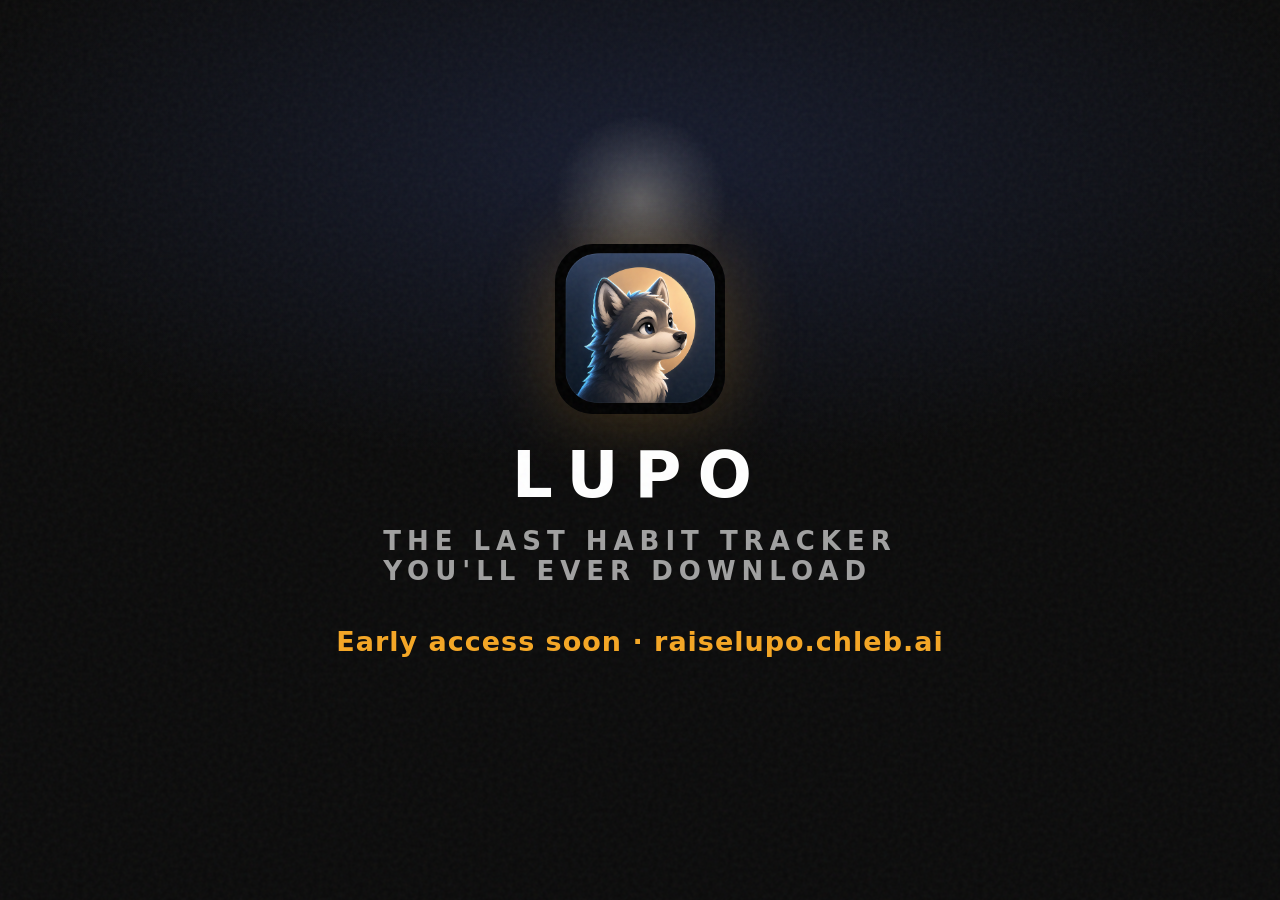
<file: tools/teaser/teaser.html>
<!DOCTYPE html>
<html lang="en">
<head>
<meta charset="UTF-8">
<title>Lupo teaser</title>
<style>
  /* 10s no-UI teaser: hook line → wolf grows pup→adult → wordmark. Nothing from the app leaks. */
  * { margin: 0; padding: 0; box-sizing: border-box; }
  html, body { width: 100%; height: 100%; overflow: hidden; background: #0A0A0A; }
  body { font-family: 'Nunito', system-ui, sans-serif; color: #fff; }
  #stage { position: relative; width: 100vw; height: 100vh; display: grid; place-items: center;
    background: radial-gradient(90% 55% at 50% 18%, #161B2E 0%, #0A0A0A 62%); }

  .star { position: absolute; background: #fff; border-radius: 50%; opacity: 0;
    animation: twinkle 3.2s ease-in-out infinite; }
  @keyframes twinkle { 0%,100% { opacity: .12; } 50% { opacity: .6; } }

  #moon { position: absolute; top: 9%; left: 50%; width: 240px; height: 240px; transform: translateX(-50%);
    border-radius: 50%; background: radial-gradient(closest-side, rgba(244,236,216,.32) 0%, rgba(244,236,216,.10) 45%, transparent 72%);
    animation: moonin 2.4s ease-out both; }
  @keyframes moonin { from { opacity: 0; } to { opacity: 1; } }

  .line { position: absolute; width: 100%; text-align: center; left: 0; padding: 0 7%;
    font-weight: 900; letter-spacing: .4px; opacity: 0; }
  #hook { top: 40%; font-size: 56px; line-height: 1.3;
    animation: inout 3.1s ease both; animation-delay: .35s; }
  #hook small { display: block; margin-top: 18px; font-size: 30px; color: #A0A0A0; font-weight: 700; }
  @keyframes inout {
    0% { opacity: 0; transform: translateY(14px); }
    16%, 78% { opacity: 1; transform: translateY(0); }
    100% { opacity: 0; transform: translateY(-10px); }
  }

  #wolves { position: absolute; inset: 0; display: grid; place-items: center; }
  .wolf { position: absolute; height: 54vh; width: 80vw; object-fit: contain; opacity: 0;
    filter: drop-shadow(0 0 60px rgba(245,166,35,.22)) drop-shadow(0 30px 40px rgba(0,0,0,.6)); }
  /* each form fades in over the last; gentle rise + scale sells growth */
  #w0 { animation: form 2.3s ease both; animation-delay: 3.2s; }
  #w1 { animation: form 2.3s ease both; animation-delay: 5.4s; }
  #w2 { animation: formhold 4.4s ease both; animation-delay: 7.6s; }
  @keyframes form {
    0% { opacity: 0; transform: scale(.96) translateY(12px); }
    20%, 80% { opacity: 1; transform: scale(1) translateY(0); }
    100% { opacity: 0; transform: scale(1.03) translateY(-8px); }
  }
  @keyframes formhold {
    0% { opacity: 0; transform: scale(.96) translateY(12px); }
    30% { opacity: 1; transform: scale(1) translateY(0); }
    62% { opacity: 1; transform: scale(1.04); }
    100% { opacity: 0; transform: scale(1.06); }
  }
  #grows { top: 78%; font-size: 34px; color: #F5A623; letter-spacing: 3px;
    animation: inout 8.6s ease both; animation-delay: 3.4s; }

  #outro { position: absolute; inset: 0; display: flex; flex-direction: column; align-items: center;
    justify-content: center; gap: 14px; opacity: 0; animation: outro 2.6s ease both; animation-delay: 11.5s; }
  @keyframes outro { from { opacity: 0; transform: scale(.97); } to { opacity: 1; transform: scale(1); } }
  #outro img { width: 170px; height: 170px; border-radius: 38px; box-shadow: 0 0 70px rgba(245,166,35,.25); }
  #outro h1 { font-size: 64px; letter-spacing: 16px; margin-top: 10px; font-weight: 900; }
  #outro .tag { font-size: 26px; letter-spacing: 6px; color: #A0A0A0; font-weight: 800; }
  #outro .cta { margin-top: 26px; font-size: 27px; color: #F5A623; font-weight: 900; letter-spacing: 1px; }

  #grain { position: absolute; inset: 0; pointer-events: none; opacity: .05;
    background-image: url("data:image/svg+xml,%3Csvg viewBox='0 0 200 200' xmlns='http://www.w3.org/2000/svg'%3E%3Cfilter id='n'%3E%3CfeTurbulence type='fractalNoise' baseFrequency='0.9' numOctaves='2'/%3E%3C/filter%3E%3Crect width='100%25' height='100%25' filter='url(%23n)'/%3E%3C/svg%3E"); }
</style>
</head>
<body>
<div id="stage">
  <div id="moon"></div>
  <div id="hook" class="line">Every habit app<br>dies in a week.<small>Nobody ever loved a checklist.</small></div>
  <div id="wolves">
    <img class="wolf" id="w0" src="../../docs/assets/wolf/painted-cut-0.png" alt="">
    <img class="wolf" id="w1" src="../../docs/assets/wolf/painted-cut-2.png" alt="">
    <img class="wolf" id="w2" src="../../docs/assets/wolf/painted-cut-4.png" alt="">
  </div>
  <div id="grows" class="line">KEEP YOUR HABITS. HE GROWS.</div>
  <div id="outro">
    <img src="../../docs/icon-512.png" alt="">
    <h1>LUPO</h1>
    <div class="tag">THE LAST HABIT TRACKER<br>YOU'LL EVER DOWNLOAD</div>
    <div class="cta">Early access soon · raiselupo.chleb.ai</div>
  </div>
  <div id="grain"></div>
</div>
<script>
  // deterministic star field (no Math.random at record time keeps takes identical)
  const seeds = [[8,12],[22,7],[38,16],[55,9],[70,13],[84,6],[15,26],[47,24],[78,28],[31,33],[63,35],[90,31],[12,52],[88,55],[50,4]];
  for (const [x, y] of seeds) {
    const s = document.createElement('div');
    s.className = 'star';
    const sz = 2 + ((x * y) % 3);
    s.style.cssText = `left:${x}vw;top:${y}vh;width:${sz}px;height:${sz}px;animation-delay:${(x % 7) * .4}s`;
    document.getElementById('stage').appendChild(s);
  }
</script>
</body>
</html>
</file>
<file: docs/styles.css>
/* ───────────────────────────────────────────────
   LUPO. Premium dark discipline tracker
─────────────────────────────────────────────── */
:root{
  --bg:#121726; --bg2:#0C1019;
  --card:#1B2132; --card2:#212a40; --card3:#2B3349;
  --gold:#F5B544; --gold2:#FFD37A;
  --gold-dim:rgba(245,181,68,0.16);
  --cream:#F0E9DA;
  --white:#EEF1F8; --gray:#9AA3B5; --gray2:#8E97AB; --gray3:#3A4459;
  --success:#34D17F; --danger:#F2685A;
  --border:rgba(255,255,255,0.08);
  --display:'Fredoka',-apple-system,system-ui,sans-serif;
  --body:'Nunito',-apple-system,system-ui,sans-serif;
  --mono:'Nunito',ui-monospace,monospace;
  --gold-lip:#C8902F; --success-lip:#1E9E5A; --danger-lip:#C24436;
  --safe-top:env(safe-area-inset-top,0px);
  --safe-bot:env(safe-area-inset-bottom,0px);
  --ease:cubic-bezier(.22,.61,.36,1);
  --spring:cubic-bezier(.34,1.56,.64,1);
}
*{margin:0;padding:0;box-sizing:border-box;-webkit-tap-highlight-color:transparent;-webkit-font-smoothing:antialiased;}
/* CRITICAL: make the hidden attribute always win over display:flex/grid */
[hidden]{display:none!important;}
html,body{height:100%;}
body{
  background:var(--bg);color:var(--white);font-family:var(--body);
  position:fixed;inset:0;overflow:hidden;overscroll-behavior:none;
}
#app{height:100%;width:100%;position:relative;max-width:520px;margin:0 auto;
  background:
    radial-gradient(120% 60% at 50% -10%,rgba(245,166,35,0.06),transparent 60%),
    var(--bg);
}
/* faint grain for depth */
#app::after{content:'';position:absolute;inset:0;pointer-events:none;z-index:1;opacity:.5;
  background-image:url("data:image/svg+xml,%3Csvg xmlns='http://www.w3.org/2000/svg' width='120' height='120'%3E%3Cfilter id='n'%3E%3CfeTurbulence type='fractalNoise' baseFrequency='0.9' numOctaves='2'/%3E%3C/filter%3E%3Crect width='100%25' height='100%25' filter='url(%23n)' opacity='0.025'/%3E%3C/svg%3E");
}
button{font-family:inherit;cursor:pointer;border:none;background:none;color:inherit;}
canvas{display:block;}

.screen{position:absolute;inset:0;z-index:2;}
.scroll{overflow-y:auto;overflow-x:hidden;-webkit-overflow-scrolling:touch;
  /* clear the fixed tab bar (66px + safe area): without this the last element
     (the LOG TODAY CTA on Home) renders under the bar and center-taps hit the
     bar's nav icons instead of the button */
  padding-bottom:calc(84px + var(--safe-bot));box-sizing:border-box;}
.scroll::-webkit-scrollbar{display:none;}
.spacer-bottom{height:130px;}

/* screen enter animation */
.screen.enter{animation:screenIn .42s var(--ease);}
@keyframes screenIn{from{opacity:0;transform:translateY(10px) scale(.99);}to{opacity:1;transform:none;}}
/* staggered child reveal */
.rise{opacity:0;animation:rise .5s var(--ease) forwards;}
@keyframes rise{from{opacity:0;transform:translateY(14px);}to{opacity:1;transform:none;}}

/* ── Buttons ── */
/* Duolingo-style chunky 3D press button */
.btn-primary{
  position:relative;width:100%;height:56px;border:none;border-radius:16px;
  background:var(--gold);color:#231A06;
  font-family:var(--display);font-size:17px;font-weight:700;letter-spacing:.4px;text-transform:uppercase;
  box-shadow:0 5px 0 0 var(--gold-lip);
  transition:transform .06s ease, box-shadow .06s ease, opacity .2s;
}
.btn-primary:active{transform:translateY(4px);box-shadow:0 1px 0 0 var(--gold-lip);}
.btn-primary:disabled{opacity:.4;}
.btn-primary.narrow{width:auto;padding:0 44px;height:54px;}
.btn-ghost{width:100%;height:50px;border-radius:14px;margin-top:30px;background:transparent;
  border:1px solid var(--gray3);color:var(--gray2);font-family:var(--mono);font-size:11px;font-weight:700;letter-spacing:1.5px;
  transition:border-color .2s,color .2s,background .2s;}
.btn-ghost:active{border-color:var(--danger);color:var(--danger);background:rgba(239,68,68,0.06);}

/* ─────────── ONBOARDING ─────────── */
.onboarding{display:flex;flex-direction:column;align-items:center;overflow:hidden;
  text-align:center;z-index:3;
  background:radial-gradient(ellipse 90% 55% at 50% 34%,rgba(245,166,35,0.09),transparent 70%),var(--bg);}
.ob-progress{position:absolute;top:calc(var(--safe-top) + 24px);left:50%;transform:translateX(-50%);display:flex;gap:7px;z-index:5;}
.ob-dot{width:7px;height:7px;border-radius:99px;background:var(--gray3);transition:width .35s var(--spring),background .35s;}
.ob-dot.active{width:24px;background:var(--gold);}
.ob-skip{position:absolute;top:calc(var(--safe-top) + 12px);right:14px;color:var(--gray);font-size:13px;z-index:5;padding:10px 12px;min-height:44px;display:inline-flex;align-items:center;}
.ob-page{display:flex;flex-direction:column;align-items:center;gap:18px;width:100%;flex:1;overflow-y:auto;overflow-x:hidden;-webkit-overflow-scrolling:touch;justify-content:safe center;
  padding:calc(var(--safe-top) + 56px) 28px calc(var(--safe-bot) + 150px);animation:obIn .5s var(--ease);}
@keyframes obIn{from{opacity:0;transform:translateY(16px);}to{opacity:1;transform:none;}}
.ob-wolf-wrap{height:312px;width:100%;display:flex;align-items:center;justify-content:center;}
.ob-wolf-wrap.small{height:232px;}
.ob-title{font-family:var(--display);font-size:42px;font-weight:800;letter-spacing:-1.5px;line-height:1.02;}
.ob-title.small{font-size:34px;}
.ob-sub{font-size:15px;color:var(--gray);line-height:1.6;max-width:300px;}
.ob-tag{font-family:var(--mono);font-size:11px;font-weight:700;color:var(--gold);letter-spacing:0.28em;margin-top:2px;}
.ob-input{width:100%;max-width:320px;height:62px;margin-top:6px;background:var(--card);
  border:1px solid var(--gray3);border-radius:16px;text-align:center;color:var(--white);
  font-family:var(--display);font-size:24px;font-weight:700;outline:none;transition:border-color .2s,box-shadow .2s;}
.ob-input:focus{border-color:var(--gold);box-shadow:0 0 0 4px var(--gold-dim);}
.ob-footer{position:absolute;left:0;right:0;bottom:0;padding:0 28px calc(var(--safe-bot) + 38px);z-index:5;
  background:linear-gradient(180deg,transparent,var(--bg) 38%);}
.ob-habit-list{display:flex;flex-direction:column;gap:10px;width:100%;max-width:360px;margin-top:4px;}
.ob-habit{display:flex;align-items:center;gap:14px;padding:15px;border-radius:16px;background:var(--card);
  border:1px solid var(--border);text-align:left;transition:border-color .2s,background .2s,transform .12s var(--spring);}
.ob-habit:active{transform:scale(.97);}
.ob-habit-desc{display:flex;align-items:center;gap:8px;margin-top:5px;}
.ob-step{width:28px;height:28px;font-size:16px;}
.ob-val{font-size:13px;color:var(--gray);min-width:92px;text-align:left;}
.ob-habit.on{border-color:var(--gold);background:var(--gold-dim);}
.ob-habit-ico{width:46px;height:46px;border-radius:13px;display:flex;align-items:center;justify-content:center;font-size:22px;background:var(--card3);flex-shrink:0;}
.ob-habit-body{flex:1;min-width:0;}
.ob-habit-name{font-size:15px;font-weight:700;}
.ob-habit-desc{font-size:12px;color:var(--gray2);margin-top:2px;}
.ob-check{width:27px;height:27px;border-radius:50%;border:2px solid var(--gray3);flex-shrink:0;display:flex;align-items:center;justify-content:center;transition:background .25s var(--spring),border-color .2s;}
.ob-habit.on .ob-check,.ob-habit.locked .ob-check{background:var(--gold);border-color:var(--gold);}
.ob-check svg{width:13px;height:10px;opacity:0;transform:scale(.4);transition:opacity .2s,transform .25s var(--spring);}
.ob-habit.on .ob-check svg,.ob-habit.locked .ob-check svg{opacity:1;transform:scale(1);}
.ob-lock{font-size:9px;font-family:var(--mono);color:var(--gold);letter-spacing:1px;margin-top:3px;}

/* ─────────── HOME ─────────── */
.app-main{height:100%;position:relative;z-index:2;}
.home-top{display:flex;align-items:center;justify-content:space-between;padding:calc(var(--safe-top) + 20px) 22px 10px;}
.home-name{font-family:var(--display);font-size:26px;font-weight:800;letter-spacing:0px;}
.home-date{font-size:12px;color:var(--gray);margin-top:1px;}
.streak-badge{display:flex;align-items:center;gap:6px;background:var(--gold-dim);border:1px solid rgba(245,166,35,0.3);
  border-radius:99px;padding:8px 14px;font-family:var(--mono);font-size:14px;font-weight:800;color:var(--gold);box-shadow:0 0 14px rgba(245,181,68,.18);}
.streak-badge .flame{display:inline-block;font-size:15px;transform-origin:50% 80%;animation:flameIdle 2.4s ease-in-out infinite;}
@keyframes flameIdle{0%,100%{transform:scale(1) rotate(0);}50%{transform:scale(1.12) rotate(-3deg);}}
.mood-msg{text-align:center;font-size:13.5px;font-style:italic;color:var(--cream);opacity:.8;padding:6px 34px 14px;line-height:1.5;}
.wolf-card{position:relative;margin:0 18px 18px;border-radius:26px;
  background:linear-gradient(180deg,#1C2334,#11151f);border:1px solid rgba(255,255,255,0.07);
  box-shadow:inset 0 1px 0 rgba(255,255,255,0.06),0 20px 50px rgba(0,0,0,0.5),0 0 60px rgba(245,166,35,0.05);
  padding:8px 0 18px;display:flex;flex-direction:column;align-items:center;overflow:hidden;}
.wolf-card::before{content:'';position:absolute;top:-40%;left:50%;transform:translateX(-50%);width:70%;height:70%;
  background:radial-gradient(ellipse at center,rgba(245,166,35,0.10),transparent 70%);pointer-events:none;}
.wolf-breathe{width:100%;display:flex;justify-content:center;}
.stage-line{font-family:var(--mono);font-size:11px;font-weight:700;color:var(--gold);letter-spacing:2px;}
.stage-tag{font-size:11.5px;color:var(--gray);margin-top:6px;padding:0 40px;text-align:center;line-height:1.45;font-style:italic;}

.meter{margin:0 24px 14px;}
.meter-head{display:flex;justify-content:space-between;align-items:baseline;margin-bottom:7px;}
.meter-label{font-family:var(--mono);font-size:9px;font-weight:600;letter-spacing:1.2px;color:var(--gray2);}
.meter-val{font-family:var(--mono);font-size:10px;font-weight:700;color:var(--gray);}
.meter-val.gold{color:var(--gold);}
.meter-track{height:11px;border-radius:99px;background:var(--card3);overflow:hidden;box-shadow:inset 0 2px 3px rgba(0,0,0,0.55);border:1px solid rgba(0,0,0,.25);}
.meter-fill{height:100%;border-radius:99px;width:0;transition:width .8s var(--ease);}
.meter-fill.gold{background:linear-gradient(90deg,var(--gold),var(--gold2));box-shadow:0 0 12px rgba(245,166,35,0.5);}
.meter-fill.energy{background:linear-gradient(90deg,var(--danger),var(--gold),var(--success));}

.quick-row{display:flex;gap:6px;margin:4px 18px 16px;padding:15px 8px;background:var(--card);border:1px solid var(--border);border-radius:18px;}
.quick-item{flex:1;display:flex;flex-direction:column;align-items:center;gap:7px;}
.quick-ico{width:48px;height:48px;border-radius:50%;display:flex;align-items:center;justify-content:center;font-size:20px;background:var(--card3);border:1px solid var(--gray3);transition:.3s var(--spring);}
.quick-ico.done{background:rgba(34,197,94,0.16);border-color:rgba(34,197,94,0.5);transform:scale(1.04);}
.quick-dot{width:5px;height:5px;border-radius:50%;background:var(--gray3);transition:.3s;}
.quick-dot.done{background:var(--gold);box-shadow:0 0 6px var(--gold);}

.cta-done{display:flex;align-items:center;justify-content:center;gap:8px;margin:0 18px;padding:18px;border-radius:18px;
  color:var(--gold);font-size:14px;font-weight:700;background:var(--gold-dim);border:1px solid rgba(245,166,35,0.25);}
.cta-log{display:block;width:auto;min-width:200px;max-width:300px;margin:18px auto 0;padding:0 44px;}
/* #homeCta (the CTA's wrapper) is sticky above the fixed tab bar: at rest AND
   while scrolling, the primary action stays fully visible instead of rendering
   under the bar where center-taps silently hit the nav icons (launch blocker).
   Sticky must live on the wrapper: the button alone is caged by this parent. */
#homeCta{position:sticky;bottom:calc(66px + var(--safe-bot) + 12px);z-index:5;}
/* inline goal steppers on each habit card so you can tune sleep/focus/workout right where you see them */
.habit-card-target.adj{display:flex;align-items:center;gap:10px;margin-top:5px;}
.ht-step{width:30px;height:30px;border-radius:9px;background:var(--card3);border:1px solid var(--gray3);color:var(--gold);font-size:17px;font-weight:800;line-height:1;display:flex;align-items:center;justify-content:center;flex-shrink:0;transition:transform .1s;}
.ht-step:active{transform:scale(.88);}
.ht-val{font-size:13px;color:var(--cream);min-width:96px;}
.count-ctl{display:flex;align-items:center;gap:10px;flex-shrink:0;}
.habit-card-body>.count-ctl{margin-top:10px;}
.cup-step{width:30px;height:30px;border-radius:9px;background:var(--gold-dim);border:1px solid rgba(245,181,68,.4);color:var(--gold);font-size:18px;font-weight:800;line-height:1;display:flex;align-items:center;justify-content:center;flex-shrink:0;}
.cup-step:active{transform:scale(.88);}
.cup-n{font-family:var(--mono);font-size:13px;font-weight:800;color:var(--gold);min-width:96px;text-align:center;}
.micro-lbl{font-family:var(--mono);font-size:8.5px;font-weight:700;letter-spacing:.14em;color:var(--gray2);width:38px;flex-shrink:0;}
/* add a habit (Today screen) */
.add-habit{margin-top:16px;}
.add-habit-h{font-family:var(--mono);font-size:10px;letter-spacing:.18em;color:var(--gray2);margin:0 2px 10px;}
.add-habit-row{display:flex;flex-wrap:wrap;gap:8px;}
.add-chip{display:inline-flex;align-items:center;gap:8px;padding:10px 14px;border-radius:13px;background:var(--card);border:1px solid var(--border);color:var(--cream);font-family:inherit;font-size:13px;font-weight:600;cursor:pointer;transition:transform .12s,border-color .2s,background .2s;}
.add-chip:hover{border-color:var(--gold);}
.add-chip:active{transform:scale(.95);}
.add-plus{color:var(--gold);font-weight:800;font-size:16px;line-height:1;}
/* achievements */
.ach-count{font-family:var(--mono);font-size:10px;color:var(--gold);font-weight:700;letter-spacing:1px;}
.ach-grid{display:grid;grid-template-columns:repeat(2,1fr);gap:10px;}
.ach{background:var(--card);border:1px solid var(--border);border-top:1px solid rgba(120,140,200,.10);border-radius:16px;padding:14px 12px;text-align:center;box-shadow:0 3px 0 #0A1027;}
.ach.locked{opacity:.45;}
.ach-ico{font-size:30px;line-height:1;}
.ach-name{font-family:var(--display);font-weight:700;font-size:14px;margin-top:7px;color:var(--gold);}
.ach.locked .ach-name{color:var(--gray);}
.ach-desc{font-size:11px;color:var(--gray);margin-top:3px;line-height:1.35;}
.ach-toast{position:fixed;left:50%;bottom:calc(var(--safe-bot) + 84px);transform:translateX(-50%) translateY(16px);z-index:120;display:flex;align-items:center;gap:12px;pointer-events:none;max-width:90vw;
  background:linear-gradient(135deg,#2A2138,#1B2132);border:1px solid rgba(245,181,68,.5);box-shadow:0 8px 28px rgba(0,0,0,.5),0 0 22px rgba(245,181,68,.22);
  padding:12px 18px;border-radius:16px;opacity:0;transition:opacity .35s,transform .35s;}
.ach-toast.show{opacity:1;transform:translateX(-50%) translateY(0);}
.ach-toast .at-ico{font-size:30px;}
.ach-toast .at-txt{display:flex;flex-direction:column;line-height:1.25;font-family:var(--display);font-weight:700;font-size:15px;color:#fff;}
.ach-toast .at-txt b{font-family:var(--mono);font-size:9px;font-weight:700;letter-spacing:1.5px;color:var(--gold);}

/* ─────────── page heads ─────────── */
.page-head{padding:calc(var(--safe-top) + 22px) 22px 18px;}
.page-title{font-family:var(--display);font-size:34px;font-weight:800;letter-spacing:-1px;}
.page-sub{font-family:var(--mono);font-size:11px;letter-spacing:1.5px;color:var(--gray);margin-top:4px;}
.section-label{font-family:var(--mono);font-size:11px;font-weight:700;letter-spacing:2px;color:var(--gray2);padding:0 22px;margin:26px 0 12px;}

/* ─────────── HABITS ─────────── */
.banner{display:flex;align-items:center;gap:10px;margin:0 20px 14px;padding:14px 16px;border-radius:14px;
  color:var(--success);font-weight:700;font-size:14px;background:rgba(34,197,94,0.1);border-left:3px solid var(--success);
  animation:rise .4s var(--ease);}
.habit-list{display:flex;flex-direction:column;gap:11px;padding:0 20px;}
.habit-card{display:flex;align-items:center;gap:14px;padding:16px;border-radius:18px;background:var(--card);
  border:1px solid var(--border);border-left:3px solid var(--gray3);transition:border-color .25s,transform .14s var(--spring),background .25s;}
.habit-card:active{transform:scale(.985);}
.habit-card.done{border-left-color:var(--success);background:linear-gradient(90deg,rgba(34,197,94,0.06),var(--card) 40%);}
.habit-card-ico{width:48px;height:48px;border-radius:14px;display:flex;align-items:center;justify-content:center;font-size:23px;flex-shrink:0;background:var(--card3);}
.habit-card-body{flex:1;min-width:0;}
.habit-card-name{font-size:15.5px;font-weight:700;}
.habit-card-target{font-size:13px;color:var(--gray);margin-top:2px;}
.habit-card-auto{font-size:11px;color:var(--gray2);font-style:italic;margin-top:3px;}
.habit-check{width:32px;height:32px;border-radius:50%;border:2px solid var(--gray3);flex-shrink:0;display:flex;align-items:center;justify-content:center;box-shadow:0 2px 0 rgba(0,0,0,.28);transition:background .25s var(--spring),border-color .25s,transform .2s var(--spring),box-shadow .25s;}
.habit-check.checked{background:var(--success);border-color:var(--success);transform:scale(1.1);box-shadow:0 0 16px rgba(52,209,127,.5);}
.habit-check svg{width:15px;height:11px;opacity:0;transform:scale(.4);transition:opacity .2s,transform .3s var(--spring);}
.habit-check.checked svg{opacity:1;transform:scale(1);}
.completion-card{margin:20px 20px 0;padding:17px;border-radius:18px;background:var(--card);border:1px solid var(--border);}
#saveBtn{width:calc(100% - 40px);margin:20px;}

/* ─────────── STATS ─────────── */
.stat-grid{display:grid;grid-template-columns:1fr 1fr;gap:12px;padding:0 20px;}
.stat-card{padding:17px;border-radius:18px;background:var(--card);border:1px solid var(--border);display:flex;flex-direction:column;gap:8px;}
.stat-card-head{display:flex;align-items:center;gap:7px;}
.stat-card-ico{font-size:13px;}
.stat-card-label{font-family:var(--mono);font-size:9px;font-weight:700;letter-spacing:1.2px;color:var(--gray);}
.stat-card-val{font-family:var(--display);font-size:36px;font-weight:800;line-height:1;letter-spacing:-1px;}
.stat-card-sub{font-family:var(--mono);font-size:9px;letter-spacing:1px;color:var(--gray2);}
.growth-row{display:flex;gap:0;overflow-x:auto;padding:0 16px;}
.growth-row::-webkit-scrollbar{display:none;}
.growth-cell{display:flex;flex-direction:column;align-items:center;gap:8px;width:74px;flex-shrink:0;}
.growth-node{width:58px;height:58px;border-radius:50%;display:flex;align-items:center;justify-content:center;background:var(--card2);border:1px solid var(--gray3);transition:.3s;}
.growth-node.cur{border:2px solid var(--gold);background:var(--gold-dim);box-shadow:0 0 16px rgba(245,166,35,0.35);}
.growth-node canvas{width:44px;height:44px;}
.growth-name{font-family:var(--mono);font-size:8px;font-weight:600;letter-spacing:.5px;color:var(--gray2);text-align:center;}
.growth-cell.ach .growth-name{color:var(--gray);}
.growth-cell.cur .growth-name{color:var(--gold);font-weight:700;}
.growth-link{flex:1;min-width:14px;height:2px;margin-top:28px;background:var(--gray3);}
.growth-link.ach{background:var(--gold);}
.heatmap{display:flex;gap:5px;padding:0 20px;overflow-x:auto;}
.heatmap::-webkit-scrollbar{display:none;}
.heat-cell{display:flex;flex-direction:column;align-items:center;gap:4px;flex-shrink:0;}
.heat-track{width:16px;height:54px;display:flex;align-items:flex-end;justify-content:center;}
.heat-bar{width:100%;min-height:5px;border-radius:4px;background:var(--card3);transform:scaleY(0);transform-origin:bottom;opacity:0;transition:transform .45s var(--spring),opacity .3s;}
.heat-bar.show{transform:scaleY(1);opacity:1;}
.heat-bar.today{box-shadow:0 0 0 2px var(--gold),0 0 8px rgba(245,181,68,.4);}
.heat-d{font-family:var(--mono);font-size:7px;color:var(--gray2);}
.week-list{display:flex;flex-direction:column;gap:8px;padding:0 20px;}
.week-row{display:flex;align-items:center;gap:12px;padding:12px 14px;border-radius:12px;background:var(--card);border:1px solid var(--border);}
.week-day{font-family:var(--mono);font-size:11px;font-weight:700;color:var(--gray);width:34px;}
.week-dots{display:flex;gap:7px;flex:1;}
.week-dot{width:8px;height:8px;border-radius:50%;background:var(--gray3);}
.week-none{font-family:var(--mono);font-size:11px;font-weight:700;letter-spacing:1px;color:var(--gray);}
.week-empty{text-align:center;color:var(--gray);font-size:13px;line-height:1.5;padding:22px 18px;}
.week-end{font-size:14px;}
#resetBtn{width:calc(100% - 40px);margin:30px 20px 0;}

/* ─────────── TAB BAR ─────────── */
.tab-bar{position:absolute;left:0;right:0;bottom:0;height:calc(66px + var(--safe-bot));padding-bottom:var(--safe-bot);
  display:flex;background:rgba(13,17,27,0.9);backdrop-filter:blur(22px);-webkit-backdrop-filter:blur(22px);
  border-top:1px solid var(--border);z-index:20;}
.tab{flex:1;display:flex;flex-direction:column;align-items:center;justify-content:center;gap:4px;color:var(--gray2);transition:color .25s;position:relative;}
.tab span{font-family:var(--mono);font-size:11px;font-weight:700;letter-spacing:.6px;}
.tab-ico{width:24px;height:24px;fill:currentColor;transition:transform .3s var(--spring);}
.tab-ico.stroke{fill:none;stroke:currentColor;stroke-width:2;stroke-linecap:round;stroke-linejoin:round;}
.tab.active{color:var(--gold);}
.tab.active .tab-ico{transform:translateY(-2px) scale(1.12);}
.tab.active::before{content:'';position:absolute;top:0;width:30px;height:3px;border-radius:0 0 3px 3px;background:var(--gold);box-shadow:0 0 10px var(--gold);animation:tabPop .3s var(--spring);}
@keyframes tabPop{from{transform:scaleX(0);}to{transform:scaleX(1);}}

/* ─────────── STAGE UP ─────────── */
.stageup{position:fixed;inset:0;z-index:50;display:flex;align-items:center;justify-content:center;overflow-y:auto;
  background:radial-gradient(ellipse at center,rgba(36,31,17,0.97),#0B0E15 80%);animation:fadeBg .4s ease;}
@keyframes fadeBg{from{opacity:0;}to{opacity:1;}}
.stageup-inner{display:flex;flex-direction:column;align-items:center;gap:16px;text-align:center;position:relative;z-index:1;
  padding:calc(var(--safe-top) + 24px) 24px calc(var(--safe-bot) + 24px);max-height:100%;box-sizing:border-box;}
.su-bloom{position:absolute;left:50%;top:46%;transform:translate(-50%,-50%);width:30px;height:30px;border-radius:50%;pointer-events:none;z-index:0;
  background:radial-gradient(circle,rgba(255,246,222,.95),rgba(245,200,90,.45) 38%,transparent 70%);animation:bloom .9s ease-out forwards;}
@keyframes bloom{0%{transform:translate(-50%,-50%) scale(.2);opacity:1;}100%{transform:translate(-50%,-50%) scale(16);opacity:0;}}
.streak-big{display:flex;align-items:center;justify-content:center;gap:6px;font-family:var(--display);font-size:76px;font-weight:800;color:var(--gold);line-height:1;text-shadow:0 0 32px rgba(245,181,68,.55);}
.streak-big .streak-flame{font-size:56px;animation:flameIdle 2.2s ease-in-out infinite;}
.stageup-kicker{font-family:var(--display);font-size:40px;font-weight:800;letter-spacing:4px;color:var(--gold);
  text-shadow:0 0 30px rgba(245,166,35,0.6);animation:rise .5s var(--ease);}
.stageup-name{font-family:var(--mono);font-size:20px;font-weight:700;letter-spacing:3px;animation:rise .5s var(--ease) .1s both;}
.stageup-tag{font-size:13px;font-style:italic;color:var(--gray);max-width:300px;line-height:1.5;animation:rise .5s var(--ease) .2s both;}
#wolfStageUp{animation:popIn .6s var(--spring);}
@keyframes popIn{from{transform:scale(.4) rotate(-6deg);opacity:0;}to{transform:none;opacity:1;}}
#stageUpBtn{animation:rise .5s var(--ease) .3s both;}

/* confetti */
.confetti{position:absolute;width:9px;height:9px;border-radius:2px;top:40%;left:50%;pointer-events:none;}
.spark{position:fixed;z-index:60;color:var(--gold);font-size:14px;pointer-events:none;text-shadow:0 0 6px rgba(245,181,68,.8);will-change:transform,opacity;}

/* ── Duolingo-style chunky depth on cards + buttons ── */
.habit-card,.stat-card,.info-card,.tier-row,.manage-row,.week-row,.quick-row,.completion-card{
  border-radius:18px;box-shadow:0 3px 0 #0A1027,0 10px 22px rgba(0,0,0,0.34);border-top:1px solid rgba(120,140,200,0.10);}
.habit-card{border-radius:20px;}
.mini-btn{box-shadow:0 4px 0 var(--gold-lip);}
.mini-btn:active{transform:translateY(3px);box-shadow:0 1px 0 var(--gold-lip);}
.timer-pill{box-shadow:0 3px 0 rgba(245,181,68,.35);}
.timer-pill:active{transform:translateY(2px);box-shadow:0 1px 0 rgba(245,181,68,.35);}
.tab.active .tab-ico{transform:translateY(-3px) scale(1.16);}
.page-title{letter-spacing:0;}

/* launch splash */
#splash{position:fixed;inset:0;z-index:200;pointer-events:none;display:flex;flex-direction:column;align-items:center;justify-content:center;gap:14px;
  background:radial-gradient(120% 70% at 50% 40%,rgba(245,181,68,.10),transparent 60%),var(--bg);
  animation:splashOut .5s ease 1.1s forwards;}
#splash .splash-logo{width:118px;height:118px;border-radius:28px;box-shadow:0 20px 60px rgba(0,0,0,.5),0 0 70px rgba(245,181,68,.2);animation:splashPop .6s var(--spring);}
#splash .splash-name{font-family:var(--display);font-size:34px;font-weight:800;letter-spacing:2px;animation:rise .5s ease .15s both;}
#splash .splash-tag{font-family:var(--mono);font-size:11px;letter-spacing:.35em;color:var(--gold);animation:rise .5s ease .25s both;}
@keyframes splashPop{0%{transform:scale(.7);opacity:0;}60%{transform:scale(1.06);}100%{transform:scale(1);opacity:1;}}
@keyframes splashOut{to{opacity:0;visibility:hidden;}}

/* day-complete + tutorial overlays */
.oc-emoji{font-size:54px;animation:popIn .55s var(--spring);}
.oc-title{font-family:var(--display);font-size:27px;font-weight:800;letter-spacing:-.5px;}
.tut-step{font-family:var(--mono);font-size:11px;letter-spacing:2px;color:var(--gold);}
#tutWolf{display:flex;justify-content:center;}
#tutWolf .wolf-svg-el{height:184px;}

/* tap-to-pet sparks */
.pet-heart{position:absolute;top:54%;font-size:18px;color:var(--gold);pointer-events:none;z-index:3;text-shadow:0 0 8px rgba(245,181,68,.6);animation:heartUp 1.1s ease-out forwards;}
@keyframes heartUp{0%{opacity:0;transform:translateY(6px) scale(.5);}20%{opacity:1;}100%{opacity:0;transform:translateY(-72px) scale(1.25);}}

/* ─────────── real illustrated wolf image ─────────── */
.wolf-portrait{display:flex;align-items:center;justify-content:center;position:relative;width:100%;}
.wolf-img{height:200px;width:auto;max-width:92%;object-fit:contain;border-radius:26px;
  box-shadow:0 18px 44px rgba(0,0,0,0.55),0 0 64px rgba(245,166,35,0.12);
  animation:float 4.6s ease-in-out infinite;will-change:transform;}
@keyframes float{0%,100%{transform:translateY(0) scale(1);}50%{transform:translateY(-9px) scale(1.012);}}
.wolf-img.pop{animation:wolfPop .65s var(--spring);}
@keyframes wolfPop{0%{transform:scale(.82);}55%{transform:scale(1.1);}100%{transform:scale(1);}}
.ob-wolf-wrap .wolf-img{height:248px;}
.ob-wolf-wrap.small .wolf-img,.wolf-portrait.sm .wolf-img{height:176px;}

/* flat SVG wolf */
.wolf-svg{display:flex;align-items:center;justify-content:center;width:100%;}
.wolf-svg-el{height:212px;width:auto;overflow:visible;}
.w-all{transform-box:fill-box;transform-origin:50% 96%;animation:wBreathe 4.2s ease-in-out infinite;}
@keyframes wBreathe{0%,100%{transform:translateY(0);}50%{transform:translateY(-3px);}}
.w-eyes{transform-box:fill-box;transform-origin:center;animation:wBlink 5.4s infinite;}
@keyframes wBlink{0%,92%,100%{transform:scaleY(1);}96%{transform:scaleY(.08);}}
.w-tail{transform-box:fill-box;transform-origin:10% 90%;animation:wWag 1.7s ease-in-out infinite;}
@keyframes wWag{0%,100%{transform:rotate(-7deg);}50%{transform:rotate(10deg);}}
.w-head{transform-box:fill-box;transform-origin:50% 92%;animation:wHead 5.5s ease-in-out infinite;}
@keyframes wHead{0%,100%{transform:rotate(0) translateY(0);}50%{transform:rotate(-1.5deg) translateY(-1px);}}
.w-ear{transform-box:fill-box;transform-origin:50% 100%;animation:wEar 6.5s ease-in-out infinite;}
@keyframes wEar{0%,84%,100%{transform:rotate(0);}88%{transform:rotate(-5deg);}93%{transform:rotate(4deg);}}
.wolf-svg.pop .w-all{animation:wPop .65s var(--spring);}
@keyframes wPop{0%{transform:scale(.85);}55%{transform:scale(1.1);}100%{transform:scale(1);}}
.ob-wolf-wrap .wolf-svg-el{height:250px;}
.ob-wolf-wrap.small .wolf-svg-el,.wolf-portrait.sm .wolf-svg-el{height:184px;}
#wolfStageUp .wolf-svg-el{height:200px;}
.growth-img{width:50px;height:50px;display:flex;align-items:center;justify-content:center;}
.growth-img .wolf-svg-el{height:50px;}

/* ─────────── JOURNEY ─────────── */
.journey-hero{display:flex;flex-direction:column;align-items:center;padding:0 28px 6px;}
.journey-hero .wolf-svg-el{height:206px;}
.journey-level{font-family:var(--display);font-size:42px;font-weight:800;letter-spacing:-1.5px;line-height:1;}
.journey-tier{font-family:var(--mono);font-size:13px;font-weight:700;color:var(--gold);letter-spacing:2px;margin-top:4px;}
.tier-list{display:flex;flex-direction:column;gap:9px;padding:0 20px;}
.tier-row{display:flex;align-items:center;gap:14px;padding:10px 14px;border-radius:16px;background:var(--card);border:1px solid var(--border);opacity:.8;transition:opacity .2s;}
.tier-row.reached{opacity:1;}
.tier-row.current{border-color:var(--gold);background:var(--gold-dim);box-shadow:0 0 18px rgba(245,166,35,.18);opacity:1;}
.tier-thumb{width:54px;height:54px;border-radius:13px;background:radial-gradient(circle at 50% 32%,rgba(245,181,68,.22),rgba(43,51,73,.95) 72%);display:flex;align-items:center;justify-content:center;flex-shrink:0;overflow:hidden;}
.tier-wolf{display:flex;align-items:center;justify-content:center;}
.tier-thumb .wolf-svg-el{height:52px;}
.tier-info{flex:1;min-width:0;}
.tier-name{font-size:15px;font-weight:700;}
.tier-lvl{font-family:var(--mono);font-size:10px;color:var(--gray);letter-spacing:1px;margin-top:2px;}
.tier-mark{font-size:14px;opacity:.9;}

/* winding "lesson path" of forms (Duolingo-style) */
.path{position:relative;padding:8px 0 14px;}
.path::before{content:'';position:absolute;left:50%;top:34px;bottom:48px;width:0;border-left:3px dashed rgba(245,181,68,.30);transform:translateX(-50%);}
.path-row{display:flex;margin-bottom:22px;position:relative;z-index:1;}
.path-row.left{justify-content:flex-start;padding-left:9%;}
.path-row.right{justify-content:flex-end;padding-right:9%;}
.path-node{position:relative;display:flex;flex-direction:column;align-items:center;gap:5px;width:122px;}
.node-disc{width:94px;height:94px;border-radius:50%;position:relative;overflow:visible;display:flex;align-items:center;justify-content:center;
  background:radial-gradient(circle at 50% 30%,rgba(245,181,68,.22),rgba(27,36,56,.96) 72%);
  border:3px solid var(--card3);box-shadow:0 4px 0 #0A1027;}
.path-node.reached .node-disc{border-color:var(--gold);box-shadow:0 0 16px rgba(245,181,68,.28),0 4px 0 var(--gold-lip);}
.path-node.current .node-disc{border-color:var(--gold2);animation:nodePulse 2.2s ease-in-out infinite;}
@keyframes nodePulse{0%,100%{box-shadow:0 0 0 0 rgba(245,181,68,.45),0 4px 0 var(--gold-lip);}70%{box-shadow:0 0 0 14px rgba(245,181,68,0),0 4px 0 var(--gold-lip);}}
.node-wolf{width:100%;height:100%;display:flex;align-items:center;justify-content:center;}
.node-disc .wolf-photo{width:auto;height:auto;max-width:84%;max-height:96%;object-fit:contain;padding:0;border-radius:0;animation:none;filter:drop-shadow(0 3px 5px rgba(0,0,0,.5));}
.node-lock{border-radius:50%;}
.node-lock{position:absolute;inset:0;display:flex;align-items:center;justify-content:center;background:rgba(11,15,28,.5);font-size:22px;}
.node-you{position:absolute;top:-11px;left:50%;transform:translateX(-50%);z-index:2;background:var(--gold);color:#121726;font-family:var(--mono);font-size:8px;font-weight:800;letter-spacing:1.5px;padding:3px 8px;border-radius:7px;box-shadow:0 2px 0 var(--gold-lip);animation:youBob 2.2s ease-in-out infinite;}
@keyframes youBob{0%,100%{transform:translateX(-50%) translateY(0);}50%{transform:translateX(-50%) translateY(-3px);}}
.node-name{font-family:var(--display);font-weight:700;font-size:15px;}
.path-node.locked .node-name{color:var(--gray2);}
.node-lvl{font-family:var(--mono);font-size:9px;color:var(--gold);letter-spacing:1.5px;font-weight:700;}
.path-node.locked .node-lvl{color:var(--gray2);}

/* ─────────── PROFILE ─────────── */
.info-card{margin:0 20px;padding:16px;border-radius:16px;background:var(--card);border:1px solid var(--border);}
.field-row{display:flex;gap:10px;align-items:center;}
.field-input{flex:1;height:46px;background:var(--card3);border:1px solid var(--gray3);border-radius:12px;color:#fff;padding:0 14px;font-size:16px;font-weight:600;outline:none;transition:border-color .2s;}
.field-input:focus{border-color:var(--gold);}
.mini-btn{height:42px;padding:0 18px;border-radius:12px;background:var(--gold);color:#0A0A0A;font-family:var(--mono);font-size:12px;font-weight:800;letter-spacing:1px;flex-shrink:0;transition:transform .12s;}
.mini-btn:active{transform:scale(.95);}
.mini-btn.ghost{background:transparent;border:1px solid var(--gray3);color:var(--gray2);margin-top:14px;width:100%;}
.mini-btn:disabled{opacity:.5;cursor:default;box-shadow:none;}
.ic-title{font-size:14px;font-weight:700;}
.ic-sub{font-size:12px;color:var(--gray);line-height:1.5;margin-top:4px;}
.toggle-row{display:flex;align-items:center;justify-content:space-between;gap:12px;}
.about-line{text-align:center;font-family:var(--mono);font-size:10px;color:var(--gray);margin-top:22px;letter-spacing:1px;}
.legal-line{text-align:center;font-family:var(--mono);font-size:9px;color:var(--gray2);margin-top:8px;letter-spacing:.5px;}
.legal-line a{color:var(--gray2);text-decoration:none;display:inline-block;padding:6px 4px;}
.legal-line #buildTag{color:var(--gray);}
.manage-list{display:flex;flex-direction:column;gap:8px;padding:0 20px;}
.manage-row{display:flex;align-items:center;gap:12px;padding:11px 14px;border-radius:14px;background:var(--card);border:1px solid var(--border);}
.manage-ico{width:38px;height:38px;border-radius:11px;background:var(--card3);display:flex;align-items:center;justify-content:center;font-size:18px;flex-shrink:0;}
.manage-name{flex:1;font-size:14px;font-weight:600;display:flex;align-items:center;}
.lock-tag{font-family:var(--mono);font-size:8px;color:var(--gold);letter-spacing:1px;border:1px solid rgba(245,166,35,.4);border-radius:6px;padding:2px 5px;margin-left:8px;}
.switch{width:48px;height:28px;border-radius:99px;background:var(--gray3);position:relative;flex-shrink:0;transition:background .25s;}
.switch::after{content:'';position:absolute;top:3px;left:3px;width:22px;height:22px;border-radius:50%;background:#fff;transition:transform .25s var(--spring);}
.switch.on{background:var(--gold);}
.switch.on::after{transform:translateX(20px);}
.switch:disabled{opacity:.45;}
#resetBtn{width:calc(100% - 40px);margin:0 20px;}

/* wolf art uploader */
.art-slots{display:grid;grid-template-columns:repeat(5,1fr);gap:8px;margin-top:12px;}
.art-slot{position:relative;aspect-ratio:1;border-radius:12px;background:var(--card3);border:1px dashed var(--gray3);display:flex;flex-direction:column;align-items:center;justify-content:center;gap:3px;cursor:pointer;overflow:hidden;}
.art-slot.filled{border-style:solid;border-color:var(--gold);}
.art-slot img{position:absolute;inset:0;width:100%;height:100%;object-fit:cover;}
.art-slot .as-plus{font-size:18px;color:var(--gray2);font-weight:700;}
.art-slot .as-lbl{position:relative;font-family:var(--mono);font-size:7px;color:var(--gray2);letter-spacing:.5px;}
.art-slot.filled .as-lbl{position:absolute;bottom:0;left:0;right:0;background:rgba(0,0,0,.5);color:#fff;padding:2px 0;text-align:center;}
.wolf-photo{height:auto;width:auto;max-width:92%;object-fit:contain;border-radius:18px;animation:float 4.6s ease-in-out infinite;filter:drop-shadow(0 18px 40px rgba(0,0,0,.55));}
.wolf-card .wolf-photo,.journey-hero .wolf-photo{max-height:300px;}
.ob-wolf-wrap .wolf-photo{max-height:280px;}
.ob-wolf-wrap.small .wolf-photo,.wolf-portrait.sm .wolf-photo{max-height:208px;}
#wolfStageUp .wolf-photo{max-height:232px;}
#tutWolf .wolf-photo{max-height:210px;}
.tier-thumb .wolf-photo,.growth-img .wolf-photo{width:100%;height:100%;max-width:none;padding:4px;border-radius:11px;object-fit:contain;object-position:center bottom;animation:none;filter:drop-shadow(0 3px 5px rgba(0,0,0,.45));}

/* ── animated wolf scene (cutout on a live background) ── */
.scene{position:relative;width:100%;height:100%;min-height:300px;overflow:hidden;display:flex;align-items:flex-end;justify-content:center;
  padding-bottom:16px;box-sizing:border-box;border-radius:inherit;
  background:radial-gradient(125% 82% at 50% 14%,#1E2748 0%,#141A2E 46%,#0B0F1C 100%);}
/* ambient warm orb behind the wolf = a lit den, not flat dark */
.scene::before{content:'';position:absolute;top:5%;left:50%;width:80%;height:64%;transform:translateX(-50%);z-index:0;pointer-events:none;
  background:radial-gradient(circle at 50% 44%,rgba(245,181,68,.13),rgba(72,120,182,.06) 38%,transparent 70%);filter:blur(34px);}
/* corner vignette to frame the scene (sits below the wolf, above the sky) */
.scene::after{content:'';position:absolute;inset:0;z-index:1;pointer-events:none;
  background:radial-gradient(135% 116% at 50% 42%,transparent 54%,rgba(6,9,15,.55) 100%);}
/* sky tint shifts with the real time of day, all within the navy family */
.scene[data-tod="dawn"]{background:radial-gradient(125% 82% at 50% 14%,#3A2C46 0%,#1E1A2E 46%,#0C0A16 100%);}
.scene[data-tod="day"]{background:radial-gradient(125% 82% at 50% 14%,#26345E 0%,#18203A 46%,#0C1222 100%);}
.scene[data-tod="dusk"]{background:radial-gradient(125% 82% at 50% 14%,#3A2A42 0%,#1F1A30 46%,#0E0B18 100%);}
/* soft luminous moon: a glow that fades to nothing so it never reads as a hard disc or a clipped box */
.scene-moon{position:absolute;top:4%;left:50%;transform:translateX(-50%);width:200px;height:200px;border-radius:50%;
  background:radial-gradient(circle at 50% 46%,rgba(255,246,222,.95) 0%,rgba(248,214,128,.55) 26%,rgba(245,200,90,.20) 46%,transparent 70%);
  animation:moonGlow 6s ease-in-out infinite;pointer-events:none;}
@keyframes moonGlow{0%,100%{opacity:.85;}50%{opacity:1;}}
.scene-star{position:absolute;width:3px;height:3px;border-radius:50%;background:rgba(255,255,255,.7);box-shadow:0 0 4px rgba(255,255,255,.6);animation:twinkle 4s ease-in-out infinite;}
@keyframes twinkle{0%,100%{opacity:.2;transform:scale(.7);}50%{opacity:.95;transform:scale(1);}}
/* grounded pool of light + a soft contact shadow so the wolf stands on something */
.scene-ground{position:absolute;bottom:0;left:0;right:0;height:40%;pointer-events:none;
  background:radial-gradient(ellipse 58% 70% at 50% 116%,rgba(245,181,68,.20),rgba(245,181,68,.06) 45%,transparent 72%);}
.scene-ground::after{content:'';position:absolute;bottom:34px;left:50%;transform:translateX(-50%);width:44%;height:15px;border-radius:50%;z-index:1;
  background:radial-gradient(ellipse at center,rgba(0,0,0,.5),transparent 72%);filter:blur(2.5px);animation:shadowPulse 4.6s ease-in-out infinite;}
@keyframes shadowPulse{0%,100%{transform:translateX(-50%) scaleX(1);opacity:.9;}50%{transform:translateX(-50%) scaleX(.9);opacity:.62;}}
.mote{position:absolute;width:3px;height:3px;border-radius:50%;background:rgba(248,224,170,.55);filter:blur(.5px);pointer-events:none;z-index:1;animation:moteDrift 17s ease-in-out infinite;}
@keyframes moteDrift{0%{transform:translate(0,0);opacity:0;}16%{opacity:.6;}100%{transform:translate(10px,-74px);opacity:0;}}
/* distant pine treeline (two layers for depth) so the wolf stands in a night forest, not a void */
.scene-ridge{position:absolute;left:0;right:0;bottom:0;height:38%;z-index:0;pointer-events:none;
  background:url("data:image/svg+xml;utf8,<svg xmlns='http://www.w3.org/2000/svg' viewBox='0 0 100 34' preserveAspectRatio='none'><path d='M0 34 L0 17 L6 9 L12 16 L19 6 L26 15 L34 8 L42 16 L50 7 L58 16 L66 8 L74 15 L81 7 L88 15 L94 10 L100 16 L100 34 Z' fill='%23070B14'/></svg>") bottom/100% 100% no-repeat;}
.scene-ridge.back{height:46%;opacity:.55;
  background:url("data:image/svg+xml;utf8,<svg xmlns='http://www.w3.org/2000/svg' viewBox='0 0 100 30' preserveAspectRatio='none'><path d='M0 30 L0 15 L10 10 L18 15 L28 8 L38 14 L48 9 L58 15 L68 9 L78 14 L88 10 L100 15 L100 30 Z' fill='%23141C32'/></svg>") bottom/100% 100% no-repeat;}
:root{--wolf-rim:drop-shadow(0 -2px 2px rgba(248,224,170,.42)) drop-shadow(2px 0 2px rgba(120,150,210,.12)) drop-shadow(0 16px 20px rgba(0,0,0,.55));}
.wolf-cut{position:relative;z-index:2;width:auto;max-width:96%;object-fit:contain;display:block;cursor:pointer;
  filter:var(--wolf-rim);transition:filter .6s ease;
  animation:wolfIdle 4.6s ease-in-out infinite;transform-origin:50% 100%;}
/* the wolf brightens when you keep your streak and dims (recoverable) when neglected */
.scene[data-mood="thriving"] .wolf-cut{filter:var(--wolf-rim) saturate(1.08) brightness(1.06);}
.scene[data-mood="good"] .wolf-cut{filter:var(--wolf-rim) saturate(1.02) brightness(1.01);}
.scene[data-mood="neutral"] .wolf-cut{filter:var(--wolf-rim) saturate(.9) brightness(.97);}
.scene[data-mood="disappointed"] .wolf-cut{filter:var(--wolf-rim) saturate(.72) brightness(.9);}
.scene[data-mood="struggling"] .wolf-cut{filter:var(--wolf-rim) saturate(.55) brightness(.83);}
.scene[data-mood="thriving"]::before{opacity:1.1;}
.scene[data-mood="struggling"]::before,.scene[data-mood="disappointed"]::before{opacity:.4;}
@keyframes wolfIdle{0%,100%{transform:translateY(0) scaleY(1) rotate(0);}50%{transform:translateY(-4px) scaleY(1.014) scaleX(.995) rotate(.3deg);}}
.wolf-cut.pet{animation:wolfPet .6s var(--spring);}
@keyframes wolfPet{0%{transform:scale(.9);}55%{transform:scale(1.09) translateY(-8px);}100%{transform:scale(1);}}
/* wolf render heights kept well under the scene height so the FULL body (ears to paws) always shows with air, even at the top of the idle bob */
.wolf-card .scene{min-height:336px;} .wolf-card .wolf-cut{height:228px;}
.journey-hero .scene{min-height:336px;} .journey-hero .wolf-cut{height:228px;}
#wolfStageUp .scene{min-height:262px;} #wolfStageUp .wolf-cut{height:178px;}
#tutWolf .scene{min-height:246px;} #tutWolf .wolf-cut{height:166px;}
.ob-wolf-wrap .scene{min-height:300px;} .ob-wolf-wrap .wolf-cut{height:214px;}
.ob-wolf-wrap.small .scene,.wolf-portrait.sm .scene{min-height:224px;} .wolf-portrait.sm .wolf-cut{height:158px;}

/* film grain so the dark gradients read as filmic texture, not flat vector banding */
#grain{position:fixed;inset:0;z-index:80;pointer-events:none;opacity:.05;mix-blend-mode:overlay;
  background-image:url("data:image/svg+xml;utf8,<svg xmlns='http://www.w3.org/2000/svg' width='140' height='140'><filter id='n'><feTurbulence type='fractalNoise' baseFrequency='0.9' numOctaves='2' stitchTiles='stitch'/></filter><rect width='100%25' height='100%25' filter='url(%23n)'/></svg>");}

/* ── Accessibility ── */
:focus-visible{outline:3px solid var(--gold);outline-offset:2px;border-radius:8px;}
@media (prefers-reduced-motion: reduce){
  *,*::before,*::after{animation-duration:.001ms!important;animation-iteration-count:1!important;transition-duration:.001ms!important;scroll-behavior:auto!important;}
  .scene-star,.scene-moon,.wolf-cut,.mote,.scene-ground::after{animation:none!important;}
  .mote{opacity:0!important;}
  #grain{display:none!important;}
}

/* ─────────── TIMER ─────────── */
.timer-pill{height:42px;padding:0 16px;border-radius:13px;background:var(--gold-dim);border:1px solid rgba(245,181,68,.4);color:var(--gold);font-family:var(--mono);font-size:12px;font-weight:800;letter-spacing:.5px;flex-shrink:0;transition:transform .12s;}
.timer-pill:active{transform:scale(.95);}
.timer-pill.stop{background:rgba(242,104,90,.14);border-color:rgba(242,104,90,.5);color:var(--danger);min-width:78px;}
.habit-card-body>.timer-pill{display:flex;align-items:center;justify-content:center;width:100%;margin-top:11px;}
.habit-card.running{border-left-color:var(--gold);background:linear-gradient(90deg,rgba(245,181,68,.07),var(--card) 40%);}
.timer-card{display:flex;align-items:center;gap:14px;margin:0 20px 14px;padding:14px 16px;border-radius:18px;background:linear-gradient(135deg,rgba(245,181,68,.13),var(--card));border:1px solid rgba(245,181,68,.32);animation:rise .4s var(--ease);}
.timer-ring{width:58px;height:58px;flex-shrink:0;transform:rotate(-90deg);}
.timer-ring .ring-bg{fill:none;stroke:var(--card3);stroke-width:6;}
.timer-ring .ring-fg{fill:none;stroke:var(--gold);stroke-width:6;stroke-linecap:round;transition:stroke-dashoffset .95s linear;}
.timer-info{flex:1;min-width:0;}
.timer-name{font-size:13px;font-weight:700;}
.timer-clock{font-family:var(--mono);font-size:20px;font-weight:800;color:var(--gold);margin-top:1px;}
.timer-clock span{font-variant-numeric:tabular-nums;}
.timer-sub{font-size:11px;color:var(--gray);margin-top:2px;line-height:1.3;}
.timer-stop{height:38px;padding:0 14px;border-radius:11px;background:transparent;border:1px solid var(--gray3);color:var(--gray);font-family:var(--mono);font-size:11px;font-weight:700;flex-shrink:0;}
.timer-stop:active{border-color:var(--danger);color:var(--danger);}

/* ─────────── STEPPER / MANAGE (2-row) ─────────── */
.manage-row{display:flex;flex-direction:column;align-items:stretch;gap:10px;}
.manage-top{display:flex;align-items:center;gap:12px;}
.manage-bot{display:flex;align-items:center;justify-content:space-between;gap:10px;padding-left:50px;}
.manage-target{font-size:11.5px;color:var(--gray);}
.stepper{display:flex;align-items:center;background:var(--card3);border-radius:12px;overflow:hidden;border:1px solid var(--gray3);}
.step-btn{width:44px;height:44px;font-size:18px;font-weight:700;color:var(--gold);background:transparent;}
.step-btn:active{background:var(--gold-dim);}
.step-val{min-width:70px;text-align:center;font-family:var(--mono);font-size:12px;font-weight:700;color:#fff;}

/* ─────────── misc UI ─────────── */
.cta-done.partial{color:var(--cream);background:var(--card2);border-color:var(--border);}
.ob-hint{color:var(--gold);font-size:12.5px;font-weight:600;margin-top:10px;max-width:320px;}
.toast{position:fixed;left:50%;bottom:calc(var(--safe-bot) + 22px);transform:translateX(-50%) translateY(16px);
  max-width:min(420px,90vw);background:var(--danger);color:#fff;font-size:13px;font-weight:600;line-height:1.4;
  padding:13px 16px;border-radius:14px;box-shadow:0 8px 24px rgba(0,0,0,.4);z-index:120;opacity:0;transition:opacity .3s,transform .3s;pointer-events:none;}
.toast.show{opacity:1;transform:translateX(-50%) translateY(0);}
</file>
